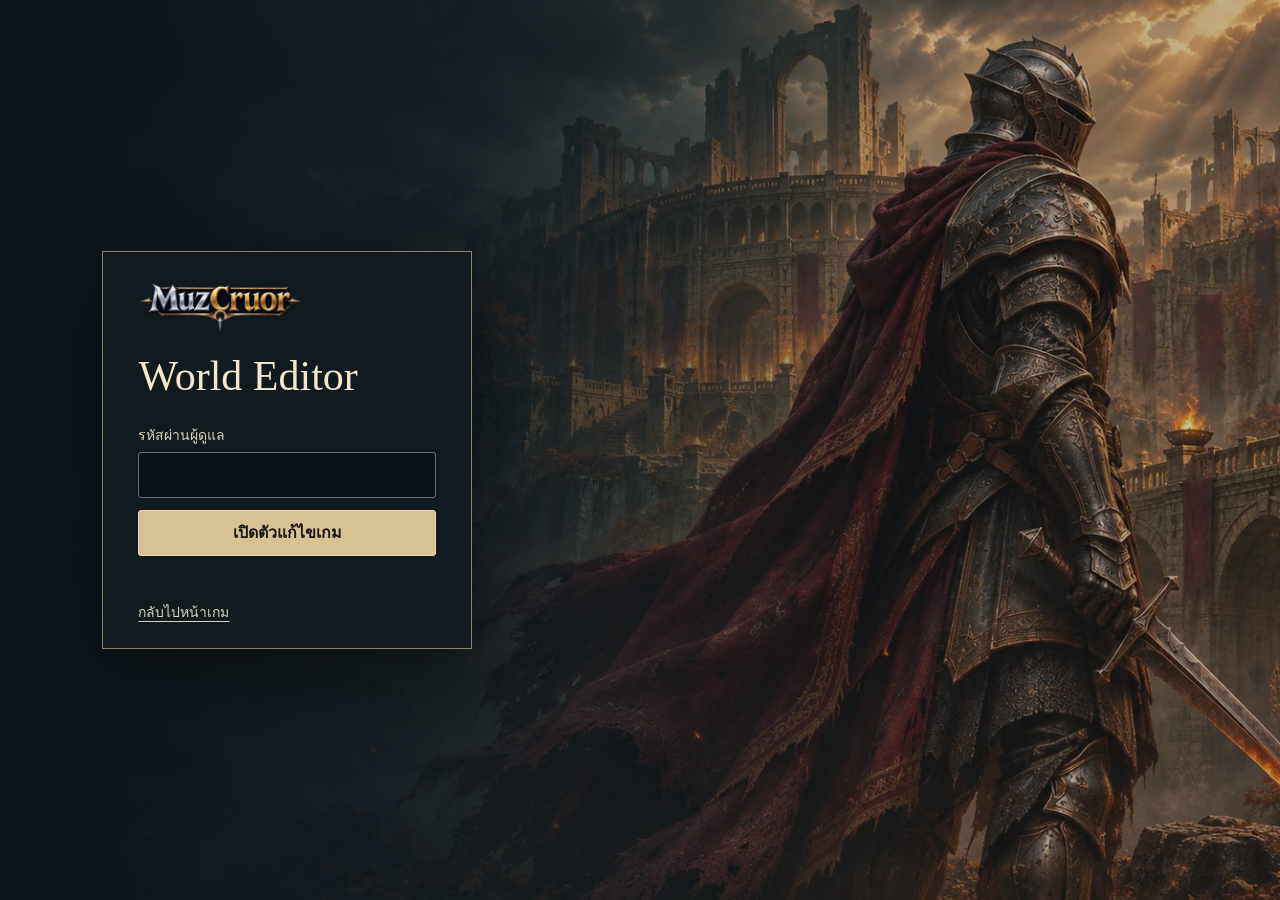
<file: editor.html>
<!doctype html>
<html lang="th">
<head>
<meta charset="utf-8">
<meta name="viewport" content="width=device-width, initial-scale=1, viewport-fit=cover">
<meta name="theme-color" content="#0e171b">
<link rel="icon" href="assets/ui/muzcruor-mark.webp">
<title>World Editor · MuzCruor</title>
<!-- editor-build 04e7d8fd7b77dbfe3c9fa083269ca6d70c2342a66ad6bc29e5d647be8e857cd2 -->
<style>
*{box-sizing:border-box}html,body{height:100%;margin:0}body{color:#eee8d7;background:#10181d;color-scheme:dark;font:16px/1.5 system-ui,sans-serif}
main{min-height:100%;display:grid;align-content:center;padding:clamp(22px,8vw,110px);background:linear-gradient(90deg,#0b131af5 0%,#111b21de 36%,#151b2540 72%),url('assets/ui/arena-citadel.webp') 65% center/cover}
form{width:min(370px,100%);padding:28px clamp(18px,4vw,35px) 24px;border:1px solid #8f8164;background:#111a20ed;box-shadow:0 20px 70px #0008}
img{display:block;width:165px;max-width:85%;height:auto}h1{font:500 clamp(30px,5vw,42px)/1.15 Georgia,serif;color:#f4e7cb;margin:18px 0 25px}
label{display:block;font-size:14px;color:#d9d0ba}input,button{font:inherit;width:100%;border-radius:3px}input{background:#091217;color:white;border:1px solid #647176;padding:10px;margin:6px 0 12px}button{background:#d8c193;border:1px solid #f0d9ab;color:#1a1918;font-weight:650;padding:10px;cursor:pointer}button:disabled{opacity:.6}
:focus-visible{outline:3px solid #87dcd5;outline-offset:3px}p{min-height:1.45em;color:#e9bc9b;font-size:14px;margin:12px 0}a{color:#dacfbb;text-underline-offset:4px;font-size:14px}
iframe{position:fixed;inset:0;border:0;width:100%;height:100%;background:#111} [hidden]{display:none!important}
</style>
</head>
<body>
<main id="gate"><form id="signin">
<img src="assets/ui/muzcruor-mark.webp" alt="MuzCruor" width="1344" height="437">
<h1>World Editor</h1>
<label id="passLabel" for="password">รหัสผ่านผู้ดูแล</label>
<input type="password" id="password" autocomplete="current-password" required>
<button type="submit" id="unlock">เปิดตัวแก้ไขเกม</button>
<p id="message" role="status" aria-live="polite"></p>
<a id="play" href="index.html">กลับไปหน้าเกม</a>
</form></main>
<script>
'use strict';
const envelope={"salt":"g1EzboDYhD9sfA5CSWr5mQ==","iterations":600000,"locked":{"iv":"UiEJF79Tla4iCiKN","data":"JjGX34Bol9d3x3czL/tCheThknwmJ4NfUQG1XdmF3iuaiFl29nWcwTJVcNnve4KxvzrM8IDwXeRghnob0qwkrkFIp6W3cLeOp3Kvdl9g9P6dmfc65pjTTyrrKEh4lpRzofRbhisl6WbhSF6E6t4XeG5/EhYNBNms4ZfbxdY94ApjZjSBc6YZrvAp7ZAezxMbVY/9lHrov7Xbgu9bKdHhoheaL0N+r3lCtwVfVOI7Fs3QrFEpiAXwHAKeqabC+d7xDJeiZoyH0+TL5iQ1zbeAOi1RKJWCKwEap9AwaHUhL6WpTRj4ZNZi56X9lPryh1dJsexMhBmerrM5kFMzS8mq6IhG8Q7za/Vyk01WcoThFfzWbjabFcXAlOvFuAh4a84q44H7N7aAtL3ND7oRC2g+pYjLOXFP+HlLaZjLyy3a/8yt2w0co0jZG3153habmzd8wTBSxSlvz2zl2gaXgdlXAlpU9ZreDyMg/10p9o+Y5Uy9HvBeP1cJTlLGVMgZ0e/2CHAAkgjpBr4HC4PEXWC85u0KelIPHlNNX6hyE34IxoJDyiFkb1uNwFmxT89xEh2+hJZvwcw2k5e1qEXSKGNSKSk9ExBMNCnwPXHpWQZ+kQ2tpHADrLZKLYJFhN0QNmFNsHIyRiHDQVnOxOKkG3J47bLP/XC0cQywgFqO5u4uHpic4ga/cgV2tiWs4Tq3dTfJB/aQUHFDJw3kBayeqlm3YzEzFEq+HWU7Vp1uUAJzWACeuojx3UcAXwLWRCNKJ5B/ekOVqr1FnF8smu1xRFMHK0KCGZOXm00SGnQDlPgTHi3p5sOVS5napAsq43V/d7VmfnALpimJqWteBxVHDDkr44wfP1K6Jh3ZPoabSjavXrmgvIQQM3LiHV6fY6riY2g+gvPjtY5advbB25WsDnyoCSmYCJJIUIpou9/EkdtTT0B9bLktmvBWaZShLjSsUgYG9xQF/HLGNDl2oVmRalVlby3Nsp114poAVK7dEo2kHHb8OB3b8k36alNqBP+wpkX8ae1MteYC94QbVR8If3JlUg3CiZguiVCO4JYHjBZ7rbrGZufrYW4zQxtoQxU0YI2RfQf6P1sJXIFj6Z1X2nitI7T4QS6Pu/[base64]/YN2hstPwCgKE+FnlibfLFvtM4ZXFmLtz30Qw8aSNaLQ1RiaNyVPsKJVEsrxerMzyx69gTM9ZHKD+fnimyIUABtwlzyyFNQ5RztdUIXDloAb4sBQfg8nYLdp0PEGzE8FFabg35ASvTNJTa00G4MTE4PajejKdsthGKoZzbmtqT9/odVeoAib1b+tOw7R5U4DZQr3D9cG+0LU6U/vsUyyjnAaogW9/zL4KsgWXTYMR67VhQXDplHurd/FaaB1Y00Yvfw+IURNn3knAOeHQD7VeXDhvaaZyNuv2lwrISP8Ou9Txyv+uMqTRp9YxQIB3C4cXlscEgPU9DqI6L9BiRbnGRhatAVt1QGmFszQDeGVOs91Lg2bzmteQi/myxY+tnMJT26gZ/tH7TVFEqvK6xGJseaAbg+ltK/[base64]/DQyASORpmbSi5a5fIP+CsFmywByfcWYUnnjjLVnGTaq5dUBv2c49F07E96K4V8ilbfg75Efdi7yhxo213dyg4byNCcW4Ej6kA7evTfnfuRkCzChGy483S5eTbxRnGAsk27Ft/NL+a/xyvjKe1JCjpbtt7bYdJxUjI8YdDdxEm7vBIdV2Jpo+G/uP6LpW5PmoHB3pWqeDcWgCTmntUEe/vE8uWoXqvbTsHe380ThwnwqsljzR9o/B2IFyXmKXlSu7PhvMzGx8xc7hX2HqkStLsgLfdDwk2jfo8XLIFM0z4TLwzwSDFsd6JgxCLEnXq7ri3A+NbBpJtnkmW2rCUSUegkpjUJ3goKHiJFE2k1JdNQAlI="},"session":"dZBqtFvo4KuIjv6/1CXrutWNzVaAcE0NLWeq91jOhtx9NM30HMjGVE3dq5GmG/HIF1ZUSR9TbeT1nrFwdvBQypfQmCXCIsxQYibH+H6BCJHZzI5s/[base64]/egn2B6mbHa+n4om4PHG3ioGH+LzXNhBlagPKeAUVeui6cWZrJ1QbtXdCfwikk+GXuFAZf9KRgLdWaWYO/XmR3PFDu02Jh+f0x8xXVunYSvqzVU1bWmr5IP5Vvah2vQG01VG5TEFUVEJy9N/3Y74uFXS1E/4tHKK","payload":{"iv":"tEo1zXsEDAiizWLk","data":"r9Jke2DiicxNukNJFu88bUKXFMWzRK66CoCKxp1DhKpP+s85hdnnSe+DuZXsA+55Y53dUcuHeXVd2xTviUgvpb5BIQ83fxPdJXXo1dMsMmGz0zBr9/NTqH8CPqvsfW0roe5CSREt36T58VcQqWlk6XDlhJ93FIayo2RCaMZ3jjBfBtzzrhsZ/ViSP+zeaZT7M+d6Vd1Tx4UoOPsFKmy6DYYoqOyT0i0jAGUGLiy0W8cabs3yejo/[base64]/GRkS4NnjM5sBMtih/oLwTN9AGKG1nq6Wh3j43X4N7MH3P13ff+F7kZU+szwRwD+nvoiUS6jrRdtGa8KO9hyhXM19jxrPOoPF4TV1Khg1bOTP1znhAMxFl2Oc+xeWvdpdtXB4mt/KBnTJYWlleriJkShvu2msPwmNxQHs7OqhSxtZ8vYN8luoyP+sDFtFufcUlPsBVxme4B/[base64]/J5oTdBCuxHUKg/LsH3eZxCQ8Oj4mvnfq36IPf0zOt+xNcj6czvv1s4huyej+npNeV2ZEcydrxKTPSYoAzRiA45q/2yf3ACxri6scPdDhsxXLn9ORgpu1rprC0EOFOvROakjHIgaWcCagKibb5FFMJczibafhdESJ7ZuwEucqVeVHD0XiljO4T9O6FkSTFa129lBXj+Sm8tjUrl27JQcQ8qUmD+UI02MUvSm46L/Z3SiSGF1SkGeE3t6nhIbTT+x+CLaKEbh+mKqr/EnHM39YN2EaAjldNx9S8Ubc+jOQ17UzR5xZu/I0aRiRRZ9GNMsEpZkzA1Fb7VSY0hHYuUX+FalOzV7vQAMiiyWTeUxLBXiatf+kkO3CSBNHGLo0RsfFWfEglOvrrnVzhGrUtpMhsgZILDeDZXubWocK1XIEJKHev68P8g2it64hJZ8DC8eD2ZW1r8bMdqmzYwExU/cNB8STvCchrN+TmzomODkeXqHr3aGu6jAeWnhWm4zpC1vHfWSruhH6EM5xd52w/1zDYNWNym23qcylHGyw7cddcgAP+6P2SSIoQmMnki7FYrZn9jbTXQJqD2lSYoHnW5VBCrRmUEqEucBEHzbF6BITjdoQiLuaq1yqSb2DZyiR/znMcNTCMU5bL88h2ezlpqJSlaP3OY9QW1hYnD5VtdFGGUrHmQITxrxhWqIZ8F3t0dBNMJiMBQzMXVPt+z2WjxRRmkkVzdbqaUDH1NTxnU0Rr12jW9ftMrjb4sYqygDUpoVHn7N2MYBchFFXIcqwCCG+I4yD/lNE50miAYZhABpLvuEk7yR2/rarJ2gK5BnNS2ZUeDzFaJteYSTBPi4+J2AgBEh28pGzghXMFGAnfD6XaJKkn29q32rkSf99RIMVEGHFLseACghEpvihsli6Ecia2ruz9OIc/NKflYrYMjitrZ14p5zeb05mSJzkbRuo2bKPU+Bsp0SYmfDSICwU6BzllIZ+q741BasFAWR8iGqzE/9qGh6irf29+j1RnBx9oiNLkZrRt5DHcLgGONFDOnpl/[base64]/[base64]/8HKnCC0iShb2orrgdnu2a9Z8HHXPvdBUyQrpX7HQ57pkhx9gGeLmWr1+GlUTvZ+nA4y0pjxmpcnxiQQYuqtiIPDvFJXXJuP11eNVlrlbvggWo6jZ0D3IGMucPrFYUd3aCptMKslV24L22MTdvE+jHVjCV47hBOXmnYUb1mBNru/QoMweu2K8YD51RKO21ts7RbnGS2BLSnkzxk0teqUXJSwpYQBDjJ4COOHa5E5fcE0wIkTT3s7GwOSNRYSGaF1LVlyFkGXto/LrafWoGwmaOPNICXfnhWRisW/qUynLb48xJoQVuulpbh2Y9/[base64]/+8ly4G8QCocaFEeWqyDcdgrcGdGZTqE2RsgekazBeboBg6Opp+XJsRRxGqr6RRat3bNAVbZAudT8hD0VSWrAbEkT/CQOlp07nQfxgdk5kxy8hUFRC3ulCLtokjkkls+DGAXjPtcfJ31eCYfMw/70k3bb4gS4flqJoSpX1OuPGjQfWhiu+6uEaSayA15vzofHMNjLOmUxLiuXk/fZiVG6TH5LdNj+YmN/elxbcR1TPPDQgmAr7/bjSMlP7BiIZzYMsOJk5TXdX0lhAwOmyxlNcUg94tRDOXZGH28E8JHm6Ta8t9wj9jt5q5tUrux/elNR4g65ENhivBjkczy2MNg/RVRMZsoSNZelhezFZXlvS5LGU34UFH0P72xolu7L/5YLkc4e0zwWv7HHXl3D2m2Z5MpmXL8UuWbNS6w59J+hz4kIe2PFyB3EXD2O8Qp9WfkmmwKmNbQzyqH2r22xGwQR9s9rvGPC89kTwy6/rh6VTWG0rU1HRtEmqMlr110AR5sT2WBOu5gxQ0ewuQupI9qXwgjW9jhp8cU+Ww2avCSFHMuLvBWuJR2zm80JrhpqlHPjACK78TwsKaBVNN8s9eBels+q+SwaSCf9Mguggxu8rH/tZ1H1IIW1u0wUeZKeT6/XfZR1PdsNB3R7luys0hcswmP7C+HluCt5eC2EuEJC28MBa5ZWekz5RSbQFMa8+ZHiPN6KcxiwxR0TzybPQLwYHrn7xDTBDK58AkRG+cRkKo1/[base64]/bE4ev4e/4W36mTs5JH9Mcwh70/BkxrUeuIMy318swCKC5DT5TZb8sCjxmYcc1k11x7PQ9HsLOlq0qxWKoMoJSBnUJu7KIV5kb8Ocfhh1A3f767sgR3Hndf3oY07sKp3KMt8b4fWUk/4Sd9tPMK7oECRVgKgBuzCwAUro069PF56nBIMMLNoltvx6anKwbonWkPW3Q9XGtHvw1ZH91UIfhxcO8MEoPtju0Fm5Iw9SXsumwYLpHlLFr0vs1OHVhp2uCa631yQM9suEN9483CbI22zacM0hRRF+MvA6QjGy1apF/f924615qupu++zaGcp3c5KbWvLnlsLtibsB+/jmln1HJPU1juCrm0/7wT226+8eR2NkZJPeq0rqApE7m2ziEbPKTIrQESijugsumyhlsPVcVzEe+mz4mHafk6lIJJA9z2wR+PveMMgK+1e/4gun4z8s8EG9/RjIl1hw1Zz7DV0ORrn1WiXHoJ6r8eoaAlJuJ29ohV6QVdLIQ4egFQonPC0BkPYtmugbYX2wMYfmRmoMCPiTOhwvJi2LiM25wtij9KzYNod8i+mYhv4mNCf5LIBgp9jt7V18yD/eGjkRF7iBVdg8h6IhWWGx6P3qP/PqGm1okEkloBl4nEXLHggOSYDZIIg51w/3zuWsfnIs5AcUnTNUxxE9oD3wrihJ3Z5SD4edECIntQei7h4QUilBHlr9vZh8mLErNXZtfgYdfWW0rY4Wq7pPl1r3lNIMtd1Y3hNWzmbYT66di2PwF2C52la3XVQExRsc4L7acL5yS5BkzoKO9C4okfLcOsfBO5K1Orj828EnYnZwGA6OhHoTMA/[base64]/1LwO4oQUPKXbXaUtJFxuXFO0DHiQh1wRziXet03WLiqs/L5Ni/515n+tjiCaN5Y/Ufa2fmxubQMeAZBX78uzo6lg/p+kO3sXui92TSJ9ts9wzHgXJi+GZwu29FBD61rNvLeMvUvrw68GVKb7/T7xskhN78rqJI1CBSPzzdtY80Qmoa9H5BFuxXElgtl2FVxoi0fkrHrvzAShbmPyq3QgE3Rn5yudnaUQHwr8L6y2BTtOW7KRrTElz14AfOnzx4aHnqzRJO1fZ03RBilixDPlEwnwV/kakdhbMh5l6HAkJjPErJsowZzPMgSQ+esDJxx26WWpl4rHUtoanAkHTI0XZ4I0vlMT8NhuCug2dzwvjesxJPvfikmK/8J5Y2WBiftITkjUYGVyJ6QAc1nFq0/[base64]/0gmG632LazxZzPszMiULICttVVLdM2dPEMyYiAHvW+N6Wl8vR6JZFfrVTTRj0qIHiTlbk/W9w5TbSOwb9L5fo5In/[base64]/33nz7TQFzeFcdCyJAAfzpZG92sMA6mrVsZu7b3+4DepLO5ft4qw5zpLh+PI09E01G6FOSH7Lx7eH93NHxlMmEFCneWG9Q4Ep2z9I8iVfxkBOTuIzh1m7oi43lmq2mJ7Sj9jtGBEYtsx4jQ6g/j/nX8lRNlE+vENZS//+RxBVD5P7mGfU/tqew4UcHVDdc5zIi0559CaBOPomuQGKp1EZIh8gFOj1cvJkOQpE+cSmmu11JqGEoqmVaTm1GvX5fshPnNZGH/[base64]/E7fhG4M6zgIDPZK+WSs96VGRHaTyH24EljQfD5SClhkSEHMvDEG+1pAyWxTlzF95fD2TVmYf4JTotOdDRtQC+15XeZSURvEOLiMHtVSRmpGZViejzgwdoMsXXZbhg7KAc5zsfYgeJlNIenLAMaJJD5jbr+C/rCg2xOfMeSoL3CVoay0cwVIQKPPnp21xx7MGZ8+6xiDDza8geKCDZ7m2xMnlOkT5QnObQ5TttHMMLi7M2lKo2d67VB9mJvS+dZBaYGuhfo3e5Qms51gfPqUKtSV5iRKa91djIFGi4G5RHdjqhpo6p/IESWI3dJF0X6RDV0pFX7HZ8z3p7c3MVBKsmg30SnEn0wroVSkxFOrs1CyDcqQp8/zdKeji76k3bDrVcwjr1oatR0jXiExCBHQqZwBAVJbFUr3Jg6TGZSo46aWdATdKsWV8pIsHlJWe/BOcoSs4mb2U/QZCiaaJRNYj+/rr5HqGfsg7rz5LTdTCDQET+98nqAqhzO7VpxD9PRALmAlm+h0GYOfjzxfAUcKJXvxzvwfgeYDQHo52h6m/tqvn4zU/raeY5UV7+7NzgXpL8CMc1/5HkyLDiHC/ds6p7yPPNOrfPo3/CDzMSkRR4iLn7XD+E+7hxcP0zMC/TiA3hAzEMTfCDri0Cn90rQb1oVFoye1Q+95SFlttTZCqG6ihulB1D3gEHAeM9G//gtEFqDk2wvqDx/RNwEsP77SjdTfxxoYVWrNiWX1c0wlJvV75xCXknPj2aVN0pfihrlzgbsCwFnf0WRWEbmpa7xfVRomFBfFbsgQsD72vm0srK5b+kZIhxhK4/5+/zFF1vSKiOUFVJJp1BA6rEiNf0pjxI6iGJpt7Ev8PyHwcEgPNGTAhncZiSG5Z6HvKnwybYAJDrPUfb9RMWen7sIL4kXs0tf2qvuu8S6LU97QMbXyX7eoccPU8xj5DDhiiD/SK7ZDCJikXsjqHxBDmvoHE8HE8gMRiTlgivejcB2Qdf41lhouWdWsw1FE1gRFAYZnsd/n4fvRdFefSqFBwpZh9cp5LwrvD3o+omUFQgUMcdyK3JUmtGyP1N3bPv1ggnjVsza+4kMbESJOJim/zWJ/ZY9JodaepqLhjJnDBZWeF9U4uy5FVuU1yQes2XQadH/k3RlAMhzTHErV2+ewLTeiHsCDbGXs4gSnCdX8907t2r6C8W+2mJtN8CWvzI7ORne2Y3VKBbpkw7HC2TjQWHDstxGUA9aNYRCj/rZvpr17zGb7q62E3Fy8sWSGP9iwN1b40rMnzNyYwvIMhX04KECfKbUHA8LEpbuPRbgTuur105bya1+xidP2SdXnU68yvo/zKTyKlj4dmai4j8TYuXZNC9gWHzi7elNe2h6d0NV5hwn28y1uHqrTkGd6ydaqcqFGpHO64CoEdZD+mQE2f+CCwUYsrZtlbnOM7g1saUhR3qaKn3t+/qCrhJf7cc48uMDuEKAq11+qZBMtc2JzYZa2FNrt3nYE/WuNmOWuxyySvClca+VmXYQvPgPCvZExkKsD/3xa62nyEk51rvl/CieaooJNZon8qsSN1WJWKD9u36uMxjiYMynOQDQyGsvcNzf4j9DpwdTAme7qRo1KjJrKVCuC54hhkeJkMueBeHYDfqmRzw8yzuaw6cEbNL0P+JS6tcYzejOKDNyh4+ZuMEIclwCjYP4SJ5gg46MRT+QT/L0k8fHZrlHPA5Tu/fVDnscJm0PgAdYN8mROOrkQXuM4N0zA+weCJzkTzs74zbAijoUj3Fqfk7igXoSDQGj8LmEJNUrOI4t+5xhKFcFRbUCbq16arboBd/JoHKI/B38EJgTfUB3fHXMvHo0q1MGnW11We1Xyl4NhXZB5eCqFb/olgRc35XGUVJPPNGWZOvqSgTp5TlCn/C1HXoRehthlWG+hwN4Jj9pB0i0cdAqg0NOLaSwToUix3CqM2/jv6GuP0Y3RQG24uphJZ7r9iBAlSOfq3/SXN16mZuSgkT7gumUuBqUf+2bmNO9DzpnjUkNoOfTQLwGqnUG29WKHDZU7ZiHIL12bLCtNogV/iNqELtMS+eXLwxD1hyvP5dixLzzaRtc+m6VHXuoMY0loma2gDw4Ss+58MwzhE5eWee0Q3+lS2E+pLVaZJfDznZuvAfBQb1BHcGVoBPEoIfaD3mQLpS3OWwW+xz47qHXKUvcs/09reyRGSmxqtXMZh3e/iV/w8rGWGg4KJZ+ginYuO3ocelvkqhZDosP+bhd0nxkjfZdSLq1q0vkX7nYi6IOAs3eV1STJ8VWdAZ7+nDOPLt7e5HedD/q4cPYXV1UFON2SKs2RQ2/C8rgODxoxf/eHd4QJYwZnkyv1SPAN1hqswhAyGdryWkVqPCkqa5heqOLtAb/NU3bC0o5JHbbw4Bs96hPgrIUbTe8JOXamyOVVBUbA3DvkkgbsxbrqmbUtfNhuC5RcFwIHszP8rnZEehI/eYWq5rOvRmzwWNhie/H8ZGHdlCG201SSM5gnMULeUj9VirwDv7InrnL8R17V2UQqT05xc/4qDK6NPL8Dh0c0Q0e/P7rNeruEyvtH7mz3dKi373gWAhtqWZo8wWEWoVKDlIlE/CTwEbAkK6wRN47+WDynsPtmG88yWwVXA74mGIKWWLE8wM5Eo6b6JSUedkL3musnIPA57+GFZ0EU13jnGLb4VPjpv8k3E+XliZetb30krVrNqaqiSroyLiuzKEVzDozECQkdV9XLZJV5/RPAZo6ijSojgHXP/HPBg8Lj4IqLAR9N1PzSKHzPLGvClWsq+/jhnWKm/MTKXBgIkWuASLHJGRIokX6cdC0MIs2tunC4ncdwJra5c0m5CxNr0LSpmWqOOu4098bavKs6s1L5SQZRzaaV9dfnJGcRQOW1LRXMz0oW0WRDzRCXYEGhTHjecI33Js4D2zUBw2lK7HFFeV5jIKTpchJjIeIFT0s90KUaxK78SWkZlAcE4HD28ymvJ4Ie/eSaANqTZRDZLccqBCCYIPpLoETenSTbJ7uRdBQBHW/[base64]/7gEI4rEtYMzaya4yrF1awvGfQItt7asI+sAtAuMd6z50FKyutyeB1vU6m+mQOLKk7xW/EkA3h2dNZsqwbAHNPvQdD/yahmkG3VIhYIlgRKr112algh/8nygLvkMScp650lNgiQ1zq61Yt/FO2HraMicW7UD8ERE1q7tWCf3ausEb01ikG+oip2LCy4IA/iF6V/fcBLpKGqgUTDEn18OqPQjlW0pJXAEPhYQ3H7ND2tKZYfy/tVttjd8pAR5QftvGJsGOLNwNPb4py35ltvMPTWlDb4ggaXa8SRGPla+n3/h/jX9WN2+yhv4aomdw3xQkPXFS2l+hLY+b2csTI44z232iWQclbtEM4gAIc2JBljW3Dyqu5a5nDg5ITrxyK0LBq6CYviq8VPPkUB9q5gLqHkg/FsJUIoJpXW2PlNO7/[base64]/NGoKN1zOoyHgYIqwc3RKJn2LvnpyAb+LYgawP332W865mS95nb2/UVHao47Z8vDIKx+o5UF14d17x3rblUb7W5bz1feH/5cqxisgMpA2gsXSUvAo/QBbBBK6fqviwZ2yJWy9wqhxUAnN67ElmifD84W4Nlf80enM4Uo2aU81ICofuZ9UsGgjPvrRiTpcxsdX07sVR3m+zn2q//tPK83HOlojIPT9Wgk3O4hGM+wf9fZQAxEUnh3Hc2rhrXShchxUbIdHJEBj/lKK/RPsU30EaDYN4oF/1jL32Vchj2HBvLcxaykN1S12GnsEK7za2UL0UguWfzkh0+xtNpQIlXB5GI+fTFl7JqMGRwVxsfaTV2PO3/[base64]/++CDiuFG1Z7PFYSPOcGYo4LGT8R0VX3S0sL/6bRbwTxLForKo67EPM9bvBilCodGx46Ox1jKaPRXOu0DpUZ7//KZr+qjnpEWi4zBcss6hezbR77obg9btisJptD9Yrwxdw31ZKC+/YRd2KovLmUiMq1R+/lYH5azxAd0jyzg/Ay7DYZttPS/ET/RFhrOXDR7rvbYQWUcFXWKyyD2L19FRS/TgbAxjvFHaDTJoydQltz7mdwpB08TsLQGYGs1ReNfjo10c0sxvjlgP0u0+/95/ho7vehphP62umIwIRKZ/KbPL56GarzeX0bCxU6hoKUJqDFWi4nnwO/DB77bqEWN/bGguF0wQkQO9DQcuOhxhEul64I9SGsLYXqVEXoORvb1EUl18U4Wkbqyf2oZe5XafLMkFivB7tlwhxqoxJEtjBf9RHGMeChpIHhyZOPoUtYRQvVPTA7BKNmXGAr9EOhNIbd1C+HJfbLNTuIZi3ZrBx1Y4nC/xklRNuSjlbSBZeApG2RRWMFeny1kDCHn0n7/J/ssNQZYAWFQKJOPmA9pEEwkuMzBcaPbmjY3hP2Yor/ECxQA7UhIzpcNk07xCPNCHDRw7XRyevzqkSfAomBnRVl6htN87LI3F0ZWc2WE00haravx59xErOPQRn5sqCw5WSuCSAqOY4W2e1SbMtGaasJS4zkk+EaIwN1Zm+4zJ2GBdOYiUDLSZvOvIzFPpubn7OL5O5WZapCLpegQsSGVnUA2t9oJsyjM+s0f/NfNhmspi3GUY4jKsv3yfIOYKwaf+3r9jeXHl8RwFpwg5E61pIK7222a6IhpfZz8CtPpd/X21jPIYtWYS4R7nmELosnV3/t04A6mWexxwjJIPt/[base64]/vEwx3GkGhycxOMVL7iq2RmdrjymkV8EMdUNsSsQn3z9Coei4iMYfI2bkBjvY2YcJ5tx+WhtPD8kFYlQWZn4s6wZBrxrxhSRQStakBv47QoZgXL2qtkYE3dmlwNLBiiJocAPo4w8ZJGCXurkYaF+ERRAOd2K27Xrzk1/zC2ZB73mNXb8qVt9tuaF0cKKG5xj9LziYaxVd3LsPF26I39nNLrHhmGkWW/2Bm5gPaejy2E1I/Z6bv9tHTZi4hKP8dYL3no9pckdASSt6pqyfxWATCUPLEUwWbndeNzSDrtIesnZ/G9u7djabsT6+QtqjPkmFZKOeeXetdtGSO2hadU++6mBqJZZkcEgP3R7LIqpPzBVW//XfAYPtbBo7swNfV2iozTcUet+t5fZE9ZtC9QI+xGRPJeicpmQkwhAQHuUUiMOavwgyi67Y3gAqsiVAw0wDxXME/AXymxT052sjvDYiwvjjNczRr/uftuMLsM8s88Cpm1xkWgbgynINVDTu6ud6YpL0s1I39c57Tq9UJFZqj8juOs+aSNONKHzJ46ZwHq7q+D7cjzvuY3ubYoqvpueOQLLVBiQ36c9+Jynpz3QfJCDBkP25V2tHkOsfIDfP5Ii2TFEKCL52X8IjoJvVJ33cF2uy6WHO6Z3OB8OuJI1THLkaHZxYP4qB/EazwC4+ofkpXscVlEyDOswCdmDUX54xlQvyKVKmlfrz2PJV/JJU/DVoLfN6ggwn/0wNvJSB+GsKXB/itFbnO+fIamjmAbSMz6b4HsHUfnVxxVm23RSucIx9b/Fz+zhIME1RM0ABrIVEk1ZAi7allbrch6LepfLtx3/rSdIxkNGAYi1mJtOE4M2xF1J17YN3BiKpYPT7FP1eolgzuHV/ZUYyML4bVE68ezfolccYXSNrxFlC92C2RDrsuscWoFF4CHb3vVq5i9rPwYXzDiqAj11GwiZdj1D4I0kbM+1H4W9Mi+WmP19iwViSMWYE/G7HQfC1KQ2bBmgVbb40T25iMZ5y+jwkxKlCkF6WOkna7Qr8wPE++xJo+VkMr5A2mSqL63JlAv3AJyKYq/[base64]/gNP2no26m7GKNRfcAOCRVEmttJlCT+67y6iJ/kSlthDroxJvnBmpXQQlHWe2NT8i8OHLdGXx9ZVhBj5AIOnBH1dkGnEf9dpuHFM95/XXtOntBrqsGFwZG+SLu2W/eGdcREBiMaXX76yZL+/9WO0dwQAUjzIf3NIrZXy8c+z2DT+Lg34IcWJbDVHB78o04Xc32X4CnXrxrKkdaHd2cYV5nxxEM9jPcPDxj0IImu7nXc8O6WHC37//[base64]/[base64]/EFlIFwA1ae9elG8AHr3cRdfh5/vviui5FKAQ//u1zv0UHVY66YfBewVjwVaDv9sMSrGeJ5phZ2q/C8X5Wb9SRAH0U/ZXlL4cHzso60MiRs8JpgPpWhVCbbolKxSySJsqmbP2+0Scd9hWUcXKxRQGY/1hIpz080gpv9MlxHi76nexg+H7lPWFFqOhggL7aJci17O34Tc5095PvGaWQLuIgDwcffxE3t24Y7UzDMAJ0BE1zFR/fzKG0bH6e/CO42/O47qGpQjkneYavW/RVhxLPUnnh2mByXrmiRRyla7nGrcJqj20MC2YGX4AmzYKqF3fX+dkAFWXLkwcF3rjQbeO24BmX2RllkuzEvyxCCp/[base64]/JV8v7lyczH49KoK0IixdRMeD9f1AhC/[base64]/yapBrTZc8MetAmymUjhT1pm20sn/d+BDKoEoV+i8FaQ/VLcvXyyRTx3zjIN3psWjmFfWXlVuXebZeUFo9ZzIcKy5U5efxEBwGfxUCbcUHS+4/i0edweq0B8Xn8YCIcuZy68XAQ/y/qndfuQ3NSp1dOCsm0t2ebJgOh3ffve7VGLKBVkbU9mvppKGgNZWilWl5+w0jXzI+cO/1uHffuehi1OS9bF6Zr6uWKiu/[base64]/Q99KkWVNUxO3kG2Alnrx0klUfyEDSBK/OaY68zuTxdkgNyRKb4wWSwx3801Q6hDosbmOptbXCrNsrN40hr09MWmj1qdTuwJtyo6Nzlq1bpULAn8WLpfSoGkno1bFMJFzOozwqD4Tpjo6WeTGpRMvpzi0pVu5Xmvl1ih0DvD7SuM+/erwKQezzGY69hfaT40afgOpqQk1v+7QF/mEXpolBNqYRVe+YOSItg88xnC5CeJUby8H5kP83E67b3KKFu7LaCM93UD7rSiDeLecHBVRr8DO1TdySxIc2/SC0VwZIOIxWVz3YgOxCYAFtYPA8oELt4hRxaGAshiobsCVK6F4f+KE3rnecB9FFWK3mC5o0kRx45+ZsrqYK1dngg40FmSKyqRWyv55eVnu9lEWP/IwOKOudXSy5N5oksiprRb9eOJvhFKPF4H4DAhsB/6BrBBC7npGjbqWMyXKi4KNbPf1wjGkkZsw1dUBWUM4vKAR6fEhyMyhHAFIDvhWxdORhGFqUPfuNV5I984h1etc9uRHR8M2dcQcxZReAVfpiKKEGdYN7ij4Svyt/sFi6s8ofhW6LHOTBWC3e0IXjrxhc+18HpFHkUOnKtyUaJ1uhp9IHR6HmJNfmLFZF5wSEqBypwId116yyDxrA2/ZfVW4WAO3TmY31De2I1YkA/nkouzUdYizk8NxXM+A7XUMB3UlOZETkAu6tTl+BMYzQCAnsosU7dhE2NDkq1O1DNFvQBJRnIiJcjbxGtxp8t5j5UJKa8HNwA6WqhzUuPiv+ZAyLIXM+DzAtxwTtTUxOaoPe9Ymj1hp6tZAKctsJIrxWQpg/OQoB5kXd/oC8lWv5dU8/meJ1/gKEeXceWMY7kjesiu0L3DoqGZMeHnKxpT04MGl0/vGsOO9m3nYSINOZtk83wJAV1vdp1ElGd4FEoyHPj4U1luEX7XWwUk2acFSEN/wZDZNC7KpWh+MFyPofsViwZyr3P4o3xTaEwaTGPJZe6Yh9eXX/Q7CikBUBlOUQ9t/DsucreSOWUS2fpp3AXclhGU56Bo9qFZXcMD4I5R80A6jS0sxQjw+7hbezX4Ww4gwGviU1wpOdpkQip00aJEwNqqlMa1L06jotk7BmtYvbx4rlP1GdwjmORiNq+14GA7+9/+go/B/izi3Ud0R++nJz77TMlrZPecJPzJcgW3GwWK3kHDVh4Hf+M9GciSZrrr2ZcSvTXyx8Ezo7LlOgJSrY+zkW0b/R9o5G/OAWIWsC1uoF3RCivTdZIOTwVNmM5oJcmwlpYmxptL00bGETFwW5DI/vV7WjMzm4gvIJVeC1jOdgSKpj7w5co3vFx1vSzRUfJ5iVBLG6nixmOEpQXI8pYxcLoTb7j/kjAMrUI9idRrwb5b16ThjkrpLlHSHw47ChGIhngKdNfYSfx/5jIlkaEuq/7XQ5C0qUGb4y20+uHWJQr7iZNdywXz8+1nW2ZAlJeWQ28TnSypePBYghpkLCoKT/0RFpv5fgk7mko7dNk3P2XEhpyu2qVtFoM51dEnT9auOpDPMO1xDTaEwq0baBu5WrA+jF+KDYvnyqJtPx/WqN/lP1ASF7nQYkw5gzXz5XJdqZ4QDs2fRQ/1Xs82tUdQwSzW1c28EK6xkuJcHWOGU9t8me+jt1z5mwwmRPVtitYZWXqM72rnUU/PH0eVexqOe2rK7s6+TSDKd4ARBvPobHdwd+uP8NWaEPzxqhe051zllPpkBIkE/QSQHfE0cJUXLPhK1yoIkqzhYkuHTXw0NzjtMGA90149b+eu+xvgvTAvB9yYdYjXQTjyA4SEQdX9eheFoDXbpD7zV8zIMmkbhhJ9g0Z0bwYofHWBsCz6yUMTOgZEs9quuoYAM8toIWSNohv8ysXqA/rDwSaD0SzxJuQxsPcD/[base64]/1i1HEMfBzQz70YHHbndcnHiqmYkpbAzCQSv2KmS7AAKxeFn/wKrnl1dbtPanV7JA5Myv/TuOUIqVXKud9uT0lbhDtXb7nDPUw+uS4rmNgdgMEjsPBAt0nHWsUe0n9TQIidfzbxuXTxVDm1GKn6XL1UgHpOGlE87kGu71HM7UX610C1ljnOykalcXZjHmz3S5JSBHj/7cMDJnSL7Zaq+qo4Taa3Xxrk5nfxzDaJs63Le9S6/UYnZFg2RUAjwMy4iPf9MK7RWWRyOvKAxu8MFIo+Doa9Ga7kO5OVgBAZfraY7R3BOLB4mBvI8672hE0DO06Yo6YOmGFwAOOQEdfRcVEzdPWa4RTU7FPGBO9iO0JBjZPJl1JW7CJU1u4EOpb2ii58jcinSUEbzeoNY6VJlL3eA4CjUyHERMV7HWRBL6utpJuab97ve1F1/HwMql74rGzvcM9nwOgSW7Sf1AMJt1zfZLpqLWinIRyFo/IVGt2hSPp1wGvvKNmN31fht3aNiK75iolJNMqB7KlbNEqKwHg0bYAEadhGsA0tl4kTTzH1I5fgpYYQSqWp6VQYAnhoGgxEZSJVXgRS+NQDHrlSPZ5+K/nYJEIgQ2bRmM3lqEfISBK+X4/w3I2esciRyVF8h9r0KSZo1L44yHZLTbiKL+YLqqH5pGBY0bNqPL19yoVl4pKSlGjB54IlfUwBP9CF+vhL2VP53MgPRzuk+fhGhl3uiN7nmxGesNciNFDlrjtQIjtWuU/qukn9whBxcZdP3+j0pvRuRrvUREYPMRnVQqeVfOgKbOHtQukuwCowDsDsw28de74qNn6+mEJ1VUSzhWxvczWmlXKTazf7+ecJf/UJ/[base64]/W3WAn6+0TqAL/wxgnwatmhnDgOdo7KGzZE0coi/8Ne9XCzUOJBjhmr+1kcWaxMtln27IHpXzyrRddvNL2ypTyXyveJB/VSRxkN7Px6EQlLB5YGC/2CSukCIyrw260VpNuL21mFUoIrEXkkHXKYCjWwOB+L+VqtwoCMdBREDrT/HdVoc2CXtCtwEk0J8oG8ZR5f6pSZkBaM0qcFhv62kFYtDBMVqWyl3NW/LP+zxvu8hzhi0B/G2AqzSXbOMn+G5uWTvZfwsY2nWfvBBPYLKpx30mwEXGOmDz4lwCwOuZgGBeLGdBdGbdFYyMNm9x7ishAc5GiZpROoe0DNhtgXQAXXxqG3lrf9/tqZpRrDyeJYr+9VsBSnh+Cf5iDjovF4BVSI+p+Ou4To4w3wsYGYGcVWy9lBv8T5VAbAuVVosN3fQccMzuIBpCcnUaMtgXAHXyoAKxeNSwC/pt3FS49pAcezjA2GqLohI/gpVmCHY2JTeT6so+RtlYWgZwZ/1ZR1JnwU3HaJBfX6rNP2JNUgB8A/PrrmPH4xrz9KK/M7Ys2hFF+hiCSqJOZTLjvwinA32e9f9m5Q7Sj3DuGUGJa1Zt9RZFevHmr0lGODE9ZllZ21j02LHOOvWB5SFRM+k2WzMpVC8Lb3NbmbCCiyCP77+SYUkcqTcZNNZmdBrVin+V+ky6gPdnZg/DVfl9sGL9TKBrKITS8JybXGUid7nqQ2zC6IorxU9/Y/ptGznMxut+MOZS0u7R3vqTKls9AoQx1hbJS6PC1dQBHJxaL+FgnwX4mrC25WT9Q22S5KNtqSZcl8gbp3ir3Isd8R1Wu1u5aqJhFkjkvUrM0t9KaLUeVajvSyMqa+mw+GFQj5nWYc9Qk/lSUia86TR8wajumDPvqt6W/Vldsj1e8Tc1eBb5edGzz5+F9OxqlHgL/pgcIgX6bdJXF/Xcy+3cMyft69stayEpLUIZ1/f+k7hSZYzAz3dFdwusR3SDQKXKDwf1E31pbPBcxsvAL24gIjNXEncCVxIZjxkLsGblQriysoIVJxjL2HzX5WPcFuUZwLXGQdoWFt8xoocwX24RuWWarVPnzcD1U5NxhxA+5nwGSVOcetD3rT0FUiOF7Z52uKk/Zty9ulOBB5hBOWkJZgyeDWDYhFHulVTEBxuo5rYH7YG6FRF6NlIU7Hqcsg13Dup09fDLQxApS1R0a3LRYaaWsrt28Zc9VereW/ouRBe6Qon3RszJgYkbb69/7BCOdZn+Gw3e/KHd/UTAZqdULN7LafDqancX+B82vpcPnWfTUCrIg+VQJGxpL2ZfiPcn8N+afn8b+cOWZBAYcyeHiUiAnmz1ANW/cLrcDrlQqjcnS/gId4JsdUBJFupbCfYljLlobJsij1XfdRI0QjkQJG2d3MQ5HeGoJC6Xe1DBRmrEfViZliENQ/NW7q1ifBzCC8NE+aEcH0UFRlXA3UE56sHQy3l/h/mWlPK6qwrRjeLcyWDn7XtQWZrP1lTui1iFNYPLhQUHLHM4dsrW9+oWEHIjzEoEIs1HW1K1IXmHtvonnWMIREW0D90jyPD/CAZENpSZBXnpK6VmlzqyNQmVgSMM4hzrAlzJSfG/ZNJ9HutnpUdlROYX7vuIf43dR1OOcjU2jCFIg9rNyUboB6ZrPXjiAwshxxiERke8ot84c53zL5Xy/n9qElaj68lIPU7xPiSqFVmDPdpy78qCJS32XiqXzn8WREVvIlVb5c3fsy6fsbQv5iVWiI2VRkgd+C5dxlMF9mjpY2rnZYlM/aIJGCDgHaZV9FvjnDEl2vPlgbV9prfMFjfV/K98vNyG5RXaD2JVHD2+70gkib7hgiMFwVJ+Lgg7n3Ed9Ah4GBjXuii372OS6bwzq+QcmXinznp679g1aojnecDWFDE+IQiPEIdpFZJENHHi3EHGgnkyn6Ho2S5b5esA+fCR/+7jWyu1j2lm+xXYrElalE5VvCIIQ+lyl1XxLLhLKyD7Jx396Q8atLHUT2fytGxSLfe95LgKLlDzL/5qpYJO/WMRIW6kLuHQhEvEy111pyFxWfm6+LSppZlbKImbV76CqT5IVJRr79Mwr2ZHIUWF69iS7UMTY340uPaFxAYFOoYM+n7V4q8dLUFQAfapWO4ZCj1ky2sqV9w1QjSmdIVpYCUrb+TB/ERtracTx6dLijMS1j32Ixt3nh+oXgwtUbS0mlDQnqaLIA5MlCOzPSmO+/PDq3EbKLkYfojcrttZwxNo2MASq5nK2a1zBQdkBBSMpcwul6HLKiGWf5XMLwfYwycedT3VBhK79kl1cokeU7anWMCGYlUrgu1zGYvGGs9fYlRi6oupYYtoT6bKhupc8RnOOl16S6M0M18TEF9C2h/EdfyFT62Nd+v3Qa7y8L77iUtIEkGdmHMo2TdOO65YC0EZXwCRLlp1sWiYX+J48sD9B9zkFMcPHjx7TGYQ0eqvGF174qL6d10pCfxNelb0tyPDWmzsKTCfkxnNZL1Qrn3ytlOTsMs/QvFB1fK9J548tbBodnkQpw+MLkRNOg4xitWiOTj86x9iPJts/Bi5q3QuWj3NZuMJGQ/DV4QXscO/53SNZ5kApnrujMcUEEhTvXQgFQhL5x/J0lnz0xm0/ZLH22u7MTuSV5QMRCY/eEMPteNJ+J8uV+s6H3SB/bmOltdSkpDQvK5zMHu/iQ3ILE+6XWHjSe1i2q7nfqQmgusDTCSV8FvaXoOJueCXW9AENsmK7JvonJZgepPDdJwshMIOi0aWmCBKfS2OwmzxSL6zmMkC906mW9JEx3+/uB3ivRirPipobB+3bxsrWFew9m+uJYqCWh9SQNrflnqbAX8mgbC8SQQEjJCrkwessL/LtMDmOA3ggxxeuZBa8tb5Ncy4AaW6s+9ifBXxPsZxwlk53t6XvEg2Zx4GiwUARZCCoO54vrZIp8CAfi3ErKD0uu0XNYMb6d8adIrftgAEw/Fu/UL7HYhfjazC0Ib03K1kkjFjt3QruYVjqYKPAH5aSWfa+J+9eRmA/byZ1FZQnzGd1utbrqj4qHh116V26jgsvEfdFcKEivTogxpMmkI7bIX5PnmXkkY+6h1SrUburdz/DV9rSft2btsxGA3CPNMbA8xH1chia4Ppw349LYB8WFmNj17dM/qCrh2GVTkrOyawBuVCavUz+SmSuaGiWtk9YoFcNiutazQm9ynPCXXuW2TDbWxNJlVe6Ka4V9a9ArIDxv/mms7FdUr+n3B2XTWZE7ERm0Py3WocsfBwuso3v6rCZsWJ8fdY7eQ0SkfXlYw+3Fca5BEQ7Yxo2bB+en++/qRqzryLXyFnDPuxvsbGaMzc3KkWqL889DF/EYE0PUVcu00yZS18MJ6C7VXRoy3roEcfl7WhzI/YAP0dSvgrGnKFChunHD9d0SwhUCTLtbTK2ryGjdj6bnUbrjayg+tMFQQTg/LDo8LelHo+UmETdlfxmoNx2rsnU19quPHqncwDXtL7GLXLak3KXbT4jodcvDG01vIIUpS5cAaFnje+9IX/8wiZaVYuvkeVa5s8nP9IgoQ2vlBmlOo8fSK/T2PEpYCtUgi4OntCfJ7pvR2e9kX8HPHRcm/dofp2/UHPMfq3d4Vmeaxzm7j2rqGtXV1AVIF2kQ+vIHI4q5ARnIUj928JzzacZZF38O8hQafFa5LXVVJTid1it8wp4vRQQzAEN7qs5uXADhTHhkU0/Mu55CMAisjifojJx7wtTnWxbYQ3GE6UjTaaQc8F3xoXQ4vr27FJ44Ju4yypAeA2UsxrO5YgZtnN/ecGs/Tsb+j0fensYF2pWKQ/VOLDYREBemKwov/c/X1dHKQWmNvf7/qgZ7jUCLDGkuCI33l9ZXx52EBdBqF6dHr+JpAafSHD2J00LTrmIt70NkGm2IL/lF1ZfmPsySfDDW8KVhZPjI/h4m1S2FYelVTQc7+XY5SLoh7f+Nz6mmK3GJlzwvAeRafC48yPPVn8qGxtVPg2ynWmtLfEVXJsWF+IFnVq2+IC3O5rDZp0RGIjnAM/U/[base64]/[base64]/Q9qLw7DSKkvH3ThdFkk+ROt0iaeiLeXNixOyxOeVfI5mkHxUpJCoGcu+iuolgZ7v0TT0Q3+A0uIAQk3GR1APQHLPzsuShQ2FI/7Z/AHYp+MN2wibgG5SFSjjGXOtUjsOveIlCXylzqNWvGgRPM9RTWTnd4OgQ8hp+vFWmFjtfvMXlz18KEZrKQwjrNVZaYiC3ahF7Y0TODTlrk0Nfyb4PcLGM9VVSkOekUg5wCVVpYbkJwa56lFrNM/xUfffcaqiRNaTPxfhoqdcD694im5H0ZXUlSkq5GsjAUu5ZU+FQRottBqL2o0JOsMgIPci/Df4PRqceIj5zjSC6i4iSF3XdfsuUQuLTvuOb5HZ5y8f030nKZ+6CVTEplPIcvXVO920+tnDO/RkSj2894KT1nvwQ/ljNGHIBUXwX8D2KMSQrmMkh7c2YtxsEqIbpgER5J0/6ioDm8hpmHqdvpSyvvrOjbTlY5L/wKcPAWJZZSojTa8oQTCs80m3GNjn+hCeA1TWFnEoGevPGdoWnr8OvbWrheedNZ2tLHxpLZmA+xVCIg4iQvhPYasQAl0cL4cIZ2lFT95IUYgS9zunBUiynF4rUM80gGw2XvlmxfAe/EJd1v9P6Oq+kHg1rHO0RiPCwzMmtJi1QhOwUtTuPsLdh+RzlDTw3RjXNc+FM56fCcLZlmLiSC9YVvN+XcDukwN94yGfEak5LOyRFja31mMKMmhH8bw587RPhh0Bn/NC9niqECe6pqeZjw3Slsvs3OMPH69OT5f4C3IjZPJb56sjpsRYZOla0XazjBx7VszKePhG36ddhhDbGdsVgXr2a7nmlb5KtUbWObtsZksMY0XCTqcV6r3yv/MrZKNk+2hEQKB3vcSeJ/bi+CMZnAGq0HqI8R8uHjkWeiDGmCKywYQ346x+KH/E/[base64]/rYPbLG2+tv89h1vJwpx/JEuKNZykDsL7uoJImu+anStwv+yo3VEJ3TtQJngGfm3BbyHFdYXABfx5BKTlV8KigRYS2ekVineavG9CV/nukyXW5or6H518QIO1DBp8UY/TY2DYxFHerlAtqkCZ3HRIH5OJRRdk7e1LT2+8worR8bS3xU5ka33JARK1TDFk+57hYtCopc7W8zYOCv80gfNE+oIZKo1rsA5ARpK4BnQUV+zN0nOXXX3n4LTvR/NjPjimcQkyl/ClFrBLCsSwHVQHi4gO5ZwzlHtJWoyQ3J/fEsz820VHTHA4BaJOzuvI9aKoUTx0H8zoRttEZ6Y7Yv17PPTD1OiNotuYRYXEJwj5VWc0CVy38Hns2pJPf0G4ggH2iOExwRBU4cfol0YTqG/ypKQu/gosdTVkTam4COHqNSWiaI0bprvTKCHPpr6B1vMfPdMNECKOyboFKzQKomH0Jh8VX+AXoqKVJ/zyCPx05C7pvHArifdlMvV3Kc/8p9v1QAhXPB9bonUH9fRoyNgtvKKWDzYUHadq5MmKaMmVePIxu25X8t9q39RDRVZ9xdsZXYulg4gVttlCqHcUBhqwiFkqn1TGCDJZy0wivlQyaqktUI+w6Nr11PWHIswWM2yBPvjKI6FXBX1618huPne2nspu+MTCQRyRY3U3MU/JoLaN/zvo+83pUg1vh6eFQCQka53w2JVPX3XU+fC5nlTganbMoN1xeyBuiZFipS6Nm2HOWlCo2LKi/mELwhjA6gsjAsjJIoZi8kgD4LfLXbHmCr4bdVJ6TI1qcGwSVUKzTRzf8HhiGl+kh6rm1fGvbVb76Usp5l/dYQeCancGRTv2rufQkEahir4nwlQ29rD5LtknLFuEEVeX8C44iA5ptK50Ok+f22EyKJ5ksKxnmHrQwhouV1SDSLbt3ZgJND8uiJexiRG6SYL9/AMfZR4beJ8ZIPaGMp3DUcw+WF6ufAsVqsgkNHPkjLj6OzhDE521NE/VqWwTpdZWyG0lOcPxJ8di2qCIwM0fQ/H1z+TRKVWzrp4yO+xdOgiH0BysGEZLPJqEjppJPqR8KCoSTaJWsRCw86A5l9E7gL/V4+auHROhxCkWVW2vQUeQp8ViSYhSntMUv2PHXsjPdRj/[base64]/70xFY0Ztmp0uvuWynjlP1lbKbvsyPTZLyr1ySm66tyDr/FLN4pvpHi/uNCj/MJ73JlTg6MJkyVKpixi46ytb+m67NO9dCwGoby0/iyQ2JHd8AjRJumNbTgtpiYGm33jc1Yinwl9n/DCWHyhXmP7R1cuiB31/f3ZTkdkd0VrqmMLQ/MaFP9/F7pxzximai/9f9jTijRELHbuiTNfX6zERFvk6qYw8jt+VE8tdZ38cLZrxAYv5qVlKTHriL1Z6xF6FPcDIGX7KKrKz0GwpyM7Ef18KM3Pe+pNI+QrmgDlGvidOjAK/rWvwS7ponL/s4+FKu679svWPoKlDLrQa1iLEWo89q0wCR/UF+Kh7wg7cx/h8JpUWQxfm3Yi+Yp8DXyI1/cduIO/ETj4iJP2L0KOvN8fhSDqNAvpy4roWvlr9ci01m+GDlz1p2KxZKzCIX854+aEBFjIntW7uEEA1kEOVJnK+MQZQ9m8N06wtyzsyf7cVvHlMIEKveRpZi2+ha4P7PgBd9IUT9emB1pYQKt/nINtZ2uH4awi8A9R0Ip4wUowVzQqBuxWojm19TNuCnOzqao/tur6Gf43c/JFL7R7/gaRMsC6QpwvEIpHumGvi9fEs/H/ilX2qMxqa9hBVjWlJVTwFhkN9PMUzYxWUDguQndn3jURQFwMMulnZi96hCKok7CyXK8ybnCKqa8pxPfQ7Yiz8zrJDWJWyi7Vx4PPIHwKoAHn1eDfJZ+NSl/69WgxdYVxifsFgCBvc6F6GlWlV7fxX3VRi5aDN+4L9dtpyS/SR/amNILd3peUnF74wYN6p9M03Il1MITJLLWyyONwyfWMmFFkwQHUr2ACFcrScI9JtRfYtwI/WIiYLXGTR60MbrLtC8BdMCfmyVGlnfqpPrBxFJzMh4sYnhGwtrVH2md5JTk9T/bDSDwyfZpGaMiBnOZ7EZSPQ/mXC9URd9WCeTfSLpydNmbL6XOO8bBe+jPbLLzme3+KNuhWVKPB0aFGNh98cu37XKCA4Rt0QZVHDOa6xd2AZKWiIdh+iDaR89RElvWDgcM1C6BC5Wvn4xzOPe+aJfNtyjo2h1ALFfxsv6APVgT4gZOXOTIPkAtjyzCQfo6DMmzj+YxPGGTC3jGMrDxhPUIEZ4es/+ELGxY5+86WSSX2D+Oy1wI57Q5yHZX4wipELvxHhS3QWbPGK3MhttXPHeZUNZi5zcKO5bN9qH0zqQ+Lw9mUrj/[base64]//[base64]/sxmxHbuOkFx12ZoMO2dei6SwUlSpamgmSKk4AlnZZTYSQHxB9eAJgBS6NpGxpgc2WXWsYmV3OC5iJDO6NYzbuhvNZks0ppA6HKSHni1bxDfaoUVypi4nPw8yOC99rgxCBZicvAlBihdGZEV+JvoIuLQYCAis7/Jw7eFPPBi2UeqGpDSVnuObtLLOWwdpNGzhNjz9KDAiADN6utv7J4scdSJp59NEWa7YtoaTq5OtWS3wn8Jdedd1t8/xALm37B7rBaHjR6SQhCWlAJHI3pMBq9rQRW2CzHvNKb1lqiMQaMgT171XSSUsZP3IDnDZuIzFA6+utALuckRSGZ5rU3WWzXY9exjJSKIzUtDujgznyw5NAcrZL+QN4ZByRpjkauT42GZkoQFQG0i7/MbuU9PfW9AD6PbZTNg4jaRQ6ywP2mCS69FMuxUj8+7p8BEvju3KuJB1eHBy1k+Bb91u/xR4fS0UXiaSR/fgMBtp4Yiz1zwr6Yy4t/kYP/V10SPYdGR8N3+RrikBK8eJVMKWgnZUI80xkXzxm+5Xz0k+3A02OMZFmFqx535x/YTYcrdy1tE/ONiQSZ3jqdWpfsHRbhCyuwdYgm4dA/gp//8SabKHOiuLOx1VjIXtFCBa4d2qdNzBmF0SEiqu2i+6WSDBbryyDC5oNmJ78ui1TSbvTbHvd3ywPLmQXj2zo5koehayKJcTk45+Y8uy3kGjMbAH94C+vhh98epz6Hpyh/oNBTH7UzaN8eSF0Ha+qbyx7zQElcaXfE0OMNBaLeA6tWOPMD5Dq6Bz8uYwNWauriMUDvoBoVYc8W+e+p+xMzLWMIDoGllm52ztNzBI23+WoU9tJWaCKkwZh75jVB0J9C3CdqMbfnGXvzqxO/+h1FYGFu4ER9e3BkbSz+QTXALWEQVAgAnf/dM4aiGbXRt0C10qlVveVIEkRwvqBY3Pm/eNAvzxbrNDu4UREgBkCJgT9c9Nu3gOEYO1PYSzV1BsvJjLGLAIuE6KaZ7b5Kq9khKp2BilzAaYKJn9Re7nhKyuO8m5vDMA9b9OiMMrbsywX750opiFrrZGED2+DjVfa/5NK7SN41VQMkQ/6oH4UKO0G+WwDn4NmEH6g+tjcExLRhkIGj5qEa98/LG3nRkJI0STqd0P6XYXt8TJ22SSK5qYQ2AQNhrHwmP22VwGn5waBRA2z+8Tz+JP9Cb6BAuh8dqod39qhuk7xIC4AGAspVFqp5b4Cou1tGX690OAMKyanhRwNqfNzjF+DBFpSEtMwj18YL+Sm4mKir1piW/OiRI4J35VBEXS/0M8X1s/3g0qNhiWJ/gU78iEYzpXaFOLC6coa3g47Nv0jxtqDtvjHv8MQH2bDROXqb/JgMhh+dPEA0kjyLVymz5OrHAlFaqLcphz8u3wiX+tH7lqatPey3OTaPmo+4AwQ+B9+cxFdxXM8JjsG/7BltBJRza5jTdL6/Nlb2w+ltf4dyHbTUlroQMWj9mK3/xenHWWsyyTdCdcn62xVV8PCIJi/uFpU/ir2u6eFScGJBiBa+OkyD9M5zEUb8YoU27OBgiCVRKhbg5r8F8NhAG+mTLSCvJvvfIEpbHGdUXLVc5qzNsqXrPaaMa/niB9ScVjs12NJW1DqYKFvrMxYmx/xZcK+1cnHxB3Z4LEabCmP+Ldmk7oHhoQS3DmNNehZT3suh6+byjvsqO77l8Yj3J/wML7bginK9/74/8GKgKIQJvjxySEBpNl5wIao4I+mt9z29A5zt2B4JNbaw0btlv3u/8P7CFfVsjxmcU1AAcrmEuHBDm/yNtPm9azywxJT/BOzNM6gqfYw/[base64]/91y+LAuFxq+xxxGh669BjaNPQdPydV2lZC0zaRlUtTNJa5l6viiaVaEL/Ndj8t4ht1nD+yTApOmFHlAgd5AM7Z1ie33gX0wZ5Dhs/+qvweVH3MYqeZsOrIHq18g7HckQcDAv6dH0PppO6vpKIq4GsOIRS2A6bWwoK1KswfCqOgVrn1/qw4cVaKsgmLsA7G00+VBR+ASNRhz757KqyddtfFWDg0HJg1uBzdFnxDcY5xS+NFScFcEyuMBsMqnoqSpZqm+Mdm+5Rbban0mS9IrWIrquz8g5lH7mJU+FG8WIIDY3eoVfLtBX+ZitZlYnjjT0eoo8neRtaNjlsNWCjQrnPCL/IyjRWbeW0abcZAGpQU8pHacUCMmt9/8ZuWwNH7OjePGKj3gQXUaDPyF/MCqSvOlVLw1+OEjJL6wdzfZRGFT9aR7FLlXkKdHVFAnPqdovxAcMrpYOBhrZ7rizs9TjXhQ0YPUPrESiV9LaQSSBsC+nbC+foawQLwOgR9tXWvkh2AEGJiXlRyrZHoa3esslejiStcq2fra6BeciUr7d+I+eWQC5CxtbgwuDHVPDcHun66gIaSLKgUteU9R9Tjjjn/W2ZESJH/FCTxMgX/kd54tvBHyODjEmD2W7npO0FSlsuUJR+KgL5reb55g2pMLibtA74ApV31bvPwKthxf2KesUWrv6zumIEfJByv0ATnwaG0K+2/LY78eA8jW12XeKgKcRKC2dbD2p+H9ypE/lKWc5tIOZa6VIjRYKqaFC+N7IZ6FqazRnG9l9JgpNOrhdaTH1hHsXxYZWOPU4vI6E4P8Yntbo6nD/4NC5I1NX0aymBs3Q/MIWupXBrDkZ5NV6OxfpoBpmlcEHdY4o4+mQ7uNRFm2HQ9+n7pBIdIlaEFb88fEGYXa5fjDm+SrhvhT6SEE6U/dNkO2qFPDbAYzgOPcl4ytLqDor2YDZ6TyeRtkk3VtdK4yEGeRiV4e2yXzZWoNrNjRgyagRXGNOhoSmiooUAUYJ9VqC/nenpq4kZR12ApYd9YtVfo9Ldm2KuPedqtoyGjJq5bkk1f9qSeiqUlyWyXt6CF1A8OnrKD85Wc6Y+gzGze6Z2QrukjrVvVoYlGa6lNe0ymnkT7+2UognmK6JfiEiMtquy0tdIWFlmJon15GW8xej8hvM6HWDn010XYBn4a9hhkJKN2I4M/FWGAvcogWjGCHFzjwH7s98n3J4iiJO0C6Dm8zCgafW/QaHvEMeWk4KmRo1QUvquRZiMYwFMuOm35lZ5c6wNZIFgRM2oxIha2J2ooj1cQK9gAfWUvrZEC7SyQLSLi9EMBT1wMETrXG+W4qNk7erNbGARL71lhkQ6uJrWwMeNOHQzbbAdJOJLcVJp+KsqXOYXV0p7VOTjE7KVStnfw84ZZ52qilx/REuKUmjBZeZwqqKfO1UobXnxo0g4CoaTHWqa9WnjbOlWNPxX5TJnTn2oRFidg7msJFhxs+aEswD/F/x7LCqMB7MEGC98zNPUKgIzmCLO0L1KZNuNj+JkasW3WHbwdt+bsMswCO3z3a/9Lr05jgGfqstvDeS4LsWdWKsg6/adslb6pGxtICP6LUaiRS7VWkWs3euZfF23BsfDElrU8xh4z6nhPxbmFGv1zIs01uvZV5QIDR5txANBvkIfHFIRHSsNIkU7gMpYkTzN/[base64]/zq5EIzEfsSBvmaGDeLtUDsHZCvmiK5yufpQeRQnqKwH9q/2pfX2hJt38xNXXg/+xC4pytqh1qt9Qmooi+HplXTQVie5kXnYFmEdL6CnyTAQA/gpHBLx6lsnlMN8oCuPRP/pfr1eazTFQHfohxjzjnrOle7o1e+3gMxhHv4wZQWeP1fRUP2xoD5rQoOSz4KLxt4WGNhjVazxWCI7mRHq4ESYkOtyvHRwifDCMWVN1MIthe7w3cvsWoSz2+aFClM6GHrj8fmVQ26XRd/iOv2gYiwPrZ7zTokNe2Rr9YyLxJHqBReQJLc4iWLbhuvDwMDfF6O24jl3nNqXOxi5PJnNvpUupNAv4vuazoxAzaTCqoQIBpuzDodwxYqxLVI7WTrvAd1OR08lEKIgabBufrSclhH+zXw5MrMcKij6o+Ho/DXCa50oMZKO3EgyoCMHk/JoEbzS6L/HV5eU0XV4Rhnf35aOKLH2T9XpE8clgKSfrfakMCprSOsYf2ZjkH+czjUVD2CssONVOhVhzyZMWs3MZb+362WUIEcWK73pQoswga4NKjI8aGUJTZByYPKLZcWe6E4AnhOg10fmjKOdz9j4nRHo0iA0UGHvLIdIzuhxPFNV/M8R4/F5YsKvBIYNnB2q4764lJSM/Vd3MKlA5A0QL0Rz+uVoTyHB8rbiJNVspOPfHrQQmtwbNGglxQCGv4K5SuWH6uE208e8E7xPYJjnVXNsHRUg/JFLMi98xpS8+xMIdv4Ya48HZz6hNDVT4GI+HYxqn6NozmFLTstI93aHKZCwSYaM5D5w73YfBXwEVwtpVryHdvXvsBmZUg92aneWSoekCZdlU5BmMaWPFILcRxfcQkgcUMwvBWyGSPZjmrV/7oUOrePs0CQdrmwr/+LTc7H0GTfg8R9QuwCuKMuGUG0sFyX1UtcpnBQWzU37A4P20KxWn2RhM6WICrxA8Xiskq+tZZeboGS8GBjzv8bbM+4LrhUfRVBXFXGB+p/3rNPCn1wkqxI+Pbq6BC6K7A5tZbg6ugwuX55pyHpbKVCgitf7FPrcw2aCvO+jJ05qw7qteJU301dAKu3vT53GQiVkl+3lo9GJgsjn0bM0ssbRClwB81WsFHKDdQUI/iRGutMJm3WJ+7z7eVvLaPrcrR4funwjas2ATlCmKjzYy84YT8TUJcvI7nHyXzQ6Tbl8PUC+L6FnCzCxa3Qlp/FWCA5GUvW2fRnDiiCFqF4qX5mt65drgP1t1fk/kfFLpNfIRUz6Twan5LPBT53JNZJf+zsOdGyMsS7qLa86z3kEvSUKUqHpm6fJ4A0Tx2yBQ5Mu34rfG9OdjB5ZUFjuDcdR0vA+sCDDotKF/alQ+5BcsnFAIHg/UPNJUCYHFh5iQ2TR/EfZV7zD4QJ5QTZLWzdvQuXqmokX5SRUAJSuY6JW5LqFUEjaXj5RFPgVR5HJiQ6RBZAUg3Odus13s7HFK4QKChQfd6SU6EFLV+MJ6CG/IyQvf7NfXwYHGq4WrjmFxd13IgkylC4ka/3SBGkbv/cqzG/[base64]/OEa8KUbGIF8tKXil9mjEGtZqFPUfxWJSuQz45aHOcqseiVRAtJQ7BX5WVK6DcnJgmdahZyix5NqLYsYv71pTMmbDK9fpAEEx8QKySjUVrQ+wDUVlbHeMUTEwS0j5D9Q1GlVDwzOruLDlJ8XDWU+GaiZ/2MOsu7jkadm/MqmXcFa2tYOBEwTto/L/ZdKaCU9HGolvsXHoQ7dQ2Ze4gpHwZsL7N/mgMMwjgJFfz7PhvTLW0Cd9Ek+TGMaxfyxoqfL7gN297PJKOsHDTExoL03oAz4UQdnQBrrjtxQR08eh8UxQROvnBBCRtRpdY0tojW+rIhQ4c2PMqmdOExJOO0PV6SXYxuyqoWvnBZibMX6Z74KqZjSIEPmEd0M9jjN9j9a5roVuLpmjzJsdfTWaAcF/Q9ODvR3HHKAf+ynm1jt9yNsCXTjVu/q9vOIPje2NE3yIihNojTIsEtpkOBnvpEEeWRBlGXqsmtqtOKD7Ko9teoyr6ts8shCmectHbwLqR7DOcd/xViBOHKs1YUcV/0I/OpvO8UUPzestlweCw+Mwvq8AgSl/meXhEsfMRvqBgWvacc/TrJQXwu6odAoCbVtVV7E/LugFGVyg7uVIet017gL9/[base64]/Onv/GrvhTnmbU9V7UxZe/HuMIK/[base64]/AsFmpc/evjWOXXJxgdzl8FW880knUJAKx/YyBhkAFSMko0/lxcX3jL3Pe2xLdbTiY4qou6oTfa5wGKVcYbe7A6V/TRN7/vBuOiJQIhZuEzr326kjI5rBy4g+ChEblrKNOPbnuaaCyKfrqlhRf7v7xJEva7g8nPeXIuwP8Kd7hI7pNMB1JgFmdESQ5N0dI8qDC70HQbeah7qcqTShXqel8CKiZ+PzTPswcnYxHU095vBkvbTp/+UhyE1y6Qp6kMmYkHxfiVNZ7WRFJFitSDB3CaZww1fdmsjMXS33853QxenVErTbztou/9D/0tl3LT2w6Sp1YuhOhq+Aqokc9dBAZz4TxwzTXZsQ346Ur3SWrwU+CxnoNPDbYNzAs2Eg98s0yNxFgdFRCWqgyYcPFNquRVl5fDvD0A1SE8sqnqtTowqp11UJ6Hyi1ciPBr36XA+2uD3XT4thArklb5Bf/NEI6/[base64]/lNK5RtsA+xAHh0rt2TPontEX7mm5mDimw4tOWSDYX29GAZLynSUi4Vl3Mf7ulbzodQOWqTNx6LJuomKGwe8fCvvru+GkF8HH4tNEH/mNS4oldiWk2qJC799wgWl7zpxHw17HEOPAo2G9LWgFGEyqjzPQzpkOMRwwPVTJboRihdNvavR5L0EQsdvV7fkl8Aaf6qSl+ofd4J/LSnKza4YNGEoelcXKUS8LSNa+dsjc0/wh3vxbjJBbu4PAPXxKt//liWnegV2wwzF8nE8lloDPYKDKDySfJ26Jr9hlqjCbqNonRtrauXYgw531E6MiRjrfUjVKCFf2WwHU1c5gm3u6FFzJTb9uTt0WpjWPy4MEA5vuC+sN3ZaeYNn8I0BJE3iRh1MnV+FeoIsCW+xKTWZSp9tmN3+D30zVyFH8n/goUKgGS0CjG7eVtSKnrC1wIk/ERdGN1YCdWlksrdIR9dH5rEM7GMQQzSNrT05S0UfzxG0VCw1SaB6j3Fgod2vuXqfc/Q605wlgGgrAKTsbYiPJxRg6IoPh26rij1Ip3IquwymI5qXRTOY5j1iVJpMtVkcoNsLsHM5yr0nFK62GHHJmx85CW1QIg77l7Sml3wJrSYtiWxDKEAcdL+4C9StzWEg922tPBj/OkhN24rk5OlTu74LZf5xadwrsrxdV4zNr5JRZadJLHBjhN7qbZHnQ+okVCLbIJCes/N5uzqLlNNAaoZvlWXuJNLau+BloqtzSpz3UOveUefNv9tQAIJNYZEHE/[base64]/xAnzmRTGC0rOMqKDwJHonAlz0Wh5NGn/tfSw8MOMYYxSbAe51FPsncfmCT8HkGOMJHxDTJCvZNddMbTXIBILZAZeWQ9dWACa67lJ+RcHR8keReCNCvraeb1faUxf8b814DFnq//HgKt7W/[base64]/qH+xDbFZN7lWEg/iDrFhHagQeKF3deDLjpTXre9PD9WugiMhQwcqNu79/dgD5u8uG8o6Yn11HC/cD6yqFCRqNqdwgfo8eiXypf+06Y4V3JRGWzeYLrGJjGFD24BSboKMUO5KLDkb89uDeTF66pv94leohK3pprpr6qZKyXxFOljJx5pCV9Z4HwXyVRtbzRhWvzycVlu4QR1V+Ul4Tkr6v5E6ZOkmyjGn+V4sx8E3+1Bj7GIY4T53LecXO2mU9QXx0u/e07H/6hk3cskCsmH46c80p+IB/OyURniueg/aRyGsbtEM+I7IdcrqPk8s7VMTc/+xNnm8AplRwPGmY2Vz3x/Eww/KVMjQMKSdoyXdfxT/rU7ct5zXWfvHUiDjqhYNzKX1NMrjIX9/OEgDi0u3q/iUu3wjm7aI3Wv8byMcxq72C3L5SQz0nMTmrVssLi9/Jy2+nkh3EpXkeI2OJ8AirHNjLTF+Lkb+Cosu6XDxBq/MyUsRsyCPeI0yUfcOm/30b0fWHSSse+TL/jqx30zQj7/77Pef7n1WQVg7TTCRisozTK2yIgvyt+7RyScI+H8nb7WzL5tkTrgUWlVj3woiGK72RRuo14XTEjBZJ7NZ8BypiLKW+UT/H9mTLEdBB3fEqKeGU47kWR+PtmSh3i2uoq/UOU/iSOlUrxFx2sGXCmYRc/zWUoh+qpETmwOYkXFkjuLmIP5QOzxg8MXzxzj2d8EN53g4OkU1ZLt/xxAWio30i/GiDoSwrBIer5fPuP3mNRybWbO3XUgvCOpnGHeU7A4lu5GY43pqkj+UKqoUETnH70aFR239jsOHf2WywI93doq9GAymsO9HppynkzI/twRfCovGsh7uyC/dyBwns0sEUifkAY291U9xZDeJlR3YpxeCAmm7jjPXRgK5OY/R4/SE6LxHoUAwhZGfflL+di6cqeNPTJXdbLJsHmT7HkNw7uXdR5IUfGzIY5t6vgKTeZVeBK6laFObfqG9u3D7qAP9sSZFm3e4Ek8aLQlBUtU46OYuSCx9703V8XfFZuJlUd0PdM902DR3JT+IOyl86NJurFFNpgM7CLD5PA+84LPMcjMc/Q84pbDPb5Gb27vtOTFxkG42ZDDFrvY1/[base64]/bDbmADlwVkH+cP7067149h3oG/sI5v2LA4h6P8E12bCbb4889PLmGF9fHm2Jeeps9OIoCjQCxIJzKFBjNlk49AAJv6DybZ11dsReo7yRulcshYRA5s8GEgH8EqAm/XqJTKDyhYCtkUWgGdFhIjbFD545dy2pPyb+4qydj4KEocpASLRCR2OpjWcczPRqv+EMBkk3wc1hL3fTLTpwYBy97T2j9kMa6lg3zUzK19+/ENqnTqkQL+gWuyTpvMX18zYlbeVcw1azJ5TSytoC1mfgCUXzGB4GGMe94flt6gQC4qHrscfaDEK4nKd0lyD3761VNnodDVPVuICTgOlGJIIIXQN3pRj++zzfiBhRrhnRMaIivmNlj3quGKwASjBPyA0rSJNb0QFlJ3JZ8eybt0vfv+/XUKhIn8wtI6x9EEq8gnY4MCzm8GkY+jj44hhFvgVwwaB9T9BY/py8ZAUDjtwxA4KnYPkwV5jAyr2q4Lm6+lELCRB4rzVazqCqZBoJI0w+Uvu/uxXAcN+OAX5VxAjBeGKGzyU6pCp3lmuPAkpfff6QG78GypOPAlOnV2mPcRUt8mn/BnzZV0XXJzRJqnANbR4CaDG0PVd3kmoOlZ+Da6ddl1/VRHltrwIWaVcmjjgyo/G2q0Mgpn4H3KVo76dQGNC72Bgq5L2Uwpy0ElYRhHhehgvv4p7S9zL/AnRPZySJ9GxL8/rQC50rWkt6XLmQCp827C62h7WxNkJGj2P0LxNF7y2yn843W1iAciJULSpSwozafd7gGAhpYxMl+a44ElM+8AyF4YKWli32tcLCM0654/lempohQFvp/RU+i10gJRWzU0Qn/z/8q4vS+utPuvJ9j6U5RigASIAuxU32AFX7xn2zv8/v+qwgWnzJCTqsnTFNar5S60O31C2y+N/WCc4tbhRMJ4vh6zWy8YWH1mQJW2jteXqo/C6wTbY7wnVB1UY+kbjRdEA5v80QlX0CtfUwMR2MfNy9FXC39sC+2IbOTDFKYY1P2Or83pfFDU9Y93gGuyKQQWi+/gG35pRnq0bbb0kt7XOPndjod/EeRWCdN9Kklnv6iWvEm3iern3Zqi9sExPR3s3ft8FSNzkOmijIyMrqjLUGalcQzYEIFG5DB8NHrUHqY8CLEeXq5VdGRidU1QwId4fA8aJ8Qs1+p31bgEKDKrrBzQJn4uEji+RXDwUx0n7rFuCL5tRAdjAkd2E2U65pNHdN/br+PxPorthWQw8e9L8/LuH4FtFqyTZPvHNrZrsSEoOMmJkPN+/UOH9AczcjkKcdGrHWqeo8APM8L6hu3G3htNd0reRo7xPFxl76djaE6y3GedYNesiDIDhNLO8nD/JE7rS2IBA5a8Ppdi2RnAjmzMJStJH6xw0Bh4wadtUMr65tzogcvINEVhcDoLnyuf0SqTxmXyca3/iq4lZIWcRKkwjEBL1i8pblsLfmIuTqHq+Kfqvn7mjk7mpfIsvKT9OJOEWZ2TCHMB5fF8nOffMbrnveWgxMwhFK2fOIcIpClRzwa224/SvleEG/v5cd7UPXJJMBp23eKimTNm0g624+hSFhI+Y/Q9pQeAfnDaA5OtY+14VtoPxK6QqCH2H9VJwQTeWcnYLu//l74cqtFjiNnZD9E+H/Pyk295ZRpJpK5SYxqFOBODjKzD9mTmCl/X38sSAVXpeMPHeU5Ag2ZLY6loYNQKJmwhqLBWMzT9RBxc5AMe+0GFxYkZf4ox2mApRxV4algJ4VWD3TJMomB8RaBGjEzi/yJ5vw95IRjU9+shP8SiS3N68cWzecLkLnmmOIkrKxhpu5yORxUCyQT1PwShaTQMQxUMMNkRXrk7Jcgh2B3aB1VAs6OsAc7pBqE8uTe7jSzYcrliYd510R7GLLPZOaet6n8ovBpkAxcgj4sP190sc5ZwzeEio1DiAVvvkwc/CkGaZbn9NbcBL4YXLpunKY3L9vOlEtCJcf44x1i69sFrGIvpVVJj02+hpYUbw7RS/V5c5Xzj7a16q9JA6ZpWxCdV0Wxagx/[base64]/K+u7CODIa9Gyq3ykINWu1Bb6rso93+L4MK1IHzCRMmPU6//izT5+DbFsXfQJ/iCM9OzxHIrb0WEKYt+s5ZP9IVyv6PxgzxyL/+bTFYpdB8KNKKOw3+ZGfSigfnUuu5+ASPxnuNCjfeVc8r3HEh4fqysE7vJMiByQMKbtDg/n4B8sI+bmbwyN+2yYZ3DDNoDkY1L5lKLiznqPtohxaz53IVRxiYOLGTh4rGZUTdwNzlfvvZ37HG62CA12UZe8Z2Brz8YG1A4NxBdKt7b+7fF8x7uVJe1YG/PkD/4UCjrWsyPp73ztDyaVbKLxUu8H1x8UaoxrvQczaECmcU/[base64]//8hekwXxFXMXEl/n8GxkvZEiXtdE90a7EOv13Lb28KsvCiTGa7enSrMxxuxgb/BTpzKI0mP78jbOngDh778JCCMXIcUk7KN+wkztIvENRAgP89D3CXSrT0bHu3KAH7kck36dDV+wN8lI3/P8mEAXlz3VeQJLXU6ZfNeLdBUFU8Y3eUymDcqdn9dMOZ5Am42k8tsaeOW5lO7AjRMpgLaVUGJJH6qhOfWS/qwKnkoPdiEhjXjzgtF5uAUb7T/kw6f3u2Te9RDXvY3VxZM6Vl6T854QKvapYxdvYSqsuBWwxc7Gm2nTXbwcN/bNUzDmEzQONthPrPLoB/8c3A6g7mv9AIV2mQLdv7W8era6hlAsjp1En0Pvp7Ts9l83DgO2eTgrkyjfJRCbTd2tat+HCF43Lf7LIZgwu1A38uKuBf+nDcVR+ylR3lbT4hJ/VK7+czMGI1/qduVlHYa3f6QveemwoZySTePrrvfASooVGMSp+r3DRWTJgsyTXzuPS3yuEAZiBdaTPkSdfoBjcWk1HYOn/lxSmv+uA6+Cx42dx487i7AAzUcRasPb3AZIFLC1ggaagaknQGaXxelo2utYb6vYlEK/mNCZLMBrt6hfGUhVDAQmSiYuPC+PzocHOqyQtHGZgoCtNeti+zTrMofVzW839+Px78h6d26zAa2HeI9ZdjEhQXxxeOQPMqqgJ1XbbZEu27tSdrvCRCvAos0wD4On5qf9j7ES+MEiSIm1FPxOo6WOl8GsjMmwmxADSerL8BeGzcuRSC//T6YWlsxn8Uwtv1JMaMr/EvzIG4EF2m2XRFAllJmicgNhuxzAbbLOtXHlbPtbhzlXMqQnqd+QCio5TT71/Sk1+dKxUIORpqp4bqO+qE9DihZ7AFnfgNwO33uEW4iuLFembDjAGctF+BQeQf6ClRPYraHpu4Wj7rNEf8ttjyZ5xi1ojK3OSesqsJKWS36YA2jDKfM3FbORJ9sgFQ7uJeFULG/twSm+9fXLGExe0kqQXXrPtvhvh0gEIUx/A3G3OSOik5Q42q7Q6jpNc6ktzHwMm82mTji1Yjge1Aq/vhGLzMV8RPXNEA7v/00arG4mywz42myTd7ZZjggQ4vy6NGrO2+dskAr6f0AMlL9zF2ikCNLHgx5GSWSOx33Jy7WXuHdTn1Pj+cg4j+JY/adchBWvLn1LdCNek5uH7g6i6S+WnzWmIzMzfoiLLzV7qHY4PnLJGZ+OsFDLwouv5NMOunXvUmV+ZDgN/XH9lbyDrfWntVMbtydxoqmx8mgUTuscvVrW+bGfNY8zi9KK0RQHhvNoN6SGNKD9owffS4tz7KtnQJT90CnVQUbHNgcP34HqUQbqtwTUShZGRe+HxPPMsIGBAjJLHkbNS/IEgeZg52CKfvarSD6csvn57trxOn9huePDeRT0QmsTW4Vu7sRY8xOdq432DYLRLhNrIL2FqqDbUHQKEtoxBwqEjCbl44Q1OQPbBia4SNBVxwNhVIBS9SVjhkJfXw9lLRUqIj5gcigw1HT13HNE7/NuVyUDyqus50v+dCBZu8LdP2hu+/NVIooeeYZAQ/EM21z4TZQ1GGoBD2OomPXOBJcY+O8oaR34uXKWGOfgKqnDUeAO5ZH6xnmnBr/n2X6WEUzThQqeWR3IFTljXmvymAFKQCVSa0wshL3CoUGTjdTec5A+3RQkvXvlodj+FmwXWBqov1KnOqzpURsBDd5Z2viGxM2xZpH7i54CahwvdLG5NtSBNDHf3pk5R83siJIjphl0dDXCp2sJq/1G+u3S4M5bTx0Fw9xHGWHz2pQBGS7GnhI3XCj9Eo9+9AHOMn57Q3BTfPvUFByKSqQDvm4SR/B3VU/rbHaKIxS9yJWRLMy4C+exMUsG3+j/a/0vawOxam9KeJkLuypjeQz2085q/xd/g+HHL6GAQMvw3o1AQ+xlj0upXeCsgVcWnkbE5FqX6Yz51kTdWeUkQYOV7T0pAVOiP3mIw66H2AysH8RykYFctJHbwjoO26Lf2jO5PR8Y4aMrRWfCZXXTgGF+umYvAbe7KoE5xQRrHpURi3jMWPxdbESEDnT6phX5G6d5rUe+msfg9TPIXNqWVYp6cPD/RALMznysUQ+K3lN14t8PN/gdQVmZNHi50JPjmP7QdauIqb5RSs3J26slwRFgckNP85ZAQcaNC5nXL9/nGUUYZFCgAqvx7RdHEo5mAlv9dZLdM/K8mvofpMwYl1CrNXwrdl3FrmYDNftH9UZLPtkq8BhXV1YkrfNJ8Fmr6d2faN4zMVbDW9FGOAX5g2dIYyJ9kpleu8ZvTp6dUZFre/ZU/xi7xc4G+afo/[base64]/r4vh/y7l0e/8BsajE2XQOs9zv2+sdKbAN9UXjE1F0ZrPjZ3yOLUCpOs1N6QtrCheinykspS4Z/5IAiu0EQAHAR3TQZeNHiF5cNPVgYewNmfqnDFtswE0NkgyvUsxDlh6HRL/ngDYOiQVmYhUFTOcs/zpetXRIHKplPjepDeVmOONzZwRW17QH1/JX3kxVF/+xAlKpItT3ZfVfHGQkmSFGul0Andpcxx+4zrNe/7PTKiqD0yWNqY9GAQCIYjtYOBJchHw5gk4j+Zxwz60MgMvqcNHJe2TsA8A/P/CErl+aXq/+nN6l1eBFXOj5eL8/RnHV+TqOdMyxha9Vaia/S4UwB4crceW9LfvmgSSf/Qc6TVnBgw4GuhbcC4WvotWT4cZzLXI6mo76yRRZlnp7BxVz9uyOBjTp/knWv9v0oyd52tvYCugDm1hd2AgTOkS7nw+rWMhJrZEZBg5aoqWtv23yN2SWoxv8CG7JJCsT9wxVm0bU6uBl0tteS2pZ7A/+qSDNXPlVjwE7Gj/1NNzguQaIemxWLmY31rOHt9wpARhJmodzikXg0JOq7UsiiBhwb1knOdG+B8LLRDmVJlR+/3PP+nClKx3Qd9UUcxefC1mdCoTDyLUnFyYU8nPIDKDa2qV6H1BokgO+3ViKoTnqul3CAiIBUxcq1RS2q6FGTMDyC59TYrJkbuVHizazBYA5b3FVowK/p51l8Bux+YSmUoECEimq7PoyRlI8lPQeBaYeuu7VzUNVI6tToO2S5nrBjJGEGqT2k7uyy/94Rs/OI6VXwshY12Xs+Z9OThXIPgcOihbe2Q73YfV8S3z//[base64]/4hGqQxHckBK79WVdR3o47npGMH0OeJb5ywnC3dqXhEBrQHv3AZInZwdf/cMfRcIQlXM8AeonxeGTkfLqIJGhlqNxrV4a5Kh9vLJPOrghZvRe0Swsbzmk5sRKN+dLrVAUpFUiDA5d+6a55x72fr3rp7CLx/ZJF0rue8YJXa1JiYHd5ERfkcVJpNRZy5V2wUye5lSIIrE70oPsZcQSaWqywXZCsw31vRHlc9sb3vk1h6F08IhsUKZEX0fIHA4IgNjElXBQpHR7AxzqeKTjPfU5jFes40waHjfSzvHm/VFWhuZ6RA9cIkwUfzC54QDNAzETQlGPil1ssbl34dbL0fQCZw2jahcheO2PcDziYchRBruF7Q/cfePkWiFfLPWzBXV6FDlfdjafq7B49jj23TLcAPNsETNJ5qiLFovRevQiCMK2E7BS4Xj7eR1apAZzJzZ48hWLAY4h1a8ZRAFpgpD7DqhchYXsbLukw4D4gzyLM4BTMzK1WZxEy4vJR7ffyjUapmzav0BX2HlutfJ8IGpYlPZkV6ai/KCyvXUlkmtVa41f9mZzkV+UoMm/gGHiKAz3BVZVFQrMLR7t5PN45HZR4LMJ5pOKvpP1+mKOkc+dD02upUa6oDLRr77NgKKlMotSoyPhVDFBiTSid/ktqoF1xn8+0CL3GobKOFugYkV1UCVZNYJFqhWt5KRxjaY4+3tpkCMAv8pzcaaLrLoEwNwooSX5xBqJq1XqJ8Kg9TU97mKk8EOWYaoJA6i57A0oSFD2C3x8XVMKx1qZ3xMjUeVSG/Ly4K85u9Q80UloqeEeCiaFuK1WGdB8R5f4kV/ltvd2QEZTUI58g5TDR264Vh7f6HQDxgCmya92Bga292z5B5gVHdlan81L01mUxRGdjUh1q2BGVDEHhGSAMdse2g6/GJYl0ptJ44kAoWSzzM3yTVhTVZtT7OjEbhthH7nX5HnSXbE8h3s+x/ygPnYESjnHHp3WaTwKbnmKzWrKEItgdYPS0eudO28FpcaxK/[base64]/NGDnLyxK9kfONeN5oHI8D0G7gl64fhTY9someyiS8EwSo1oZbKvIvEBmD74nLCBl/qWV4hqO7W7lMkZvPvwCZM49CZTiwlVpKQoPZjAynhemVKQamoy8jjsHvDYpL2/tdd3EIIeoqBwMU/rhahMVnR3bJ+qQd7NaY+M5Hj4yklJ0o7niWOdAFQYqd7oUPRgvZY0tgtpgpPhmYqAiAxqeasgPmqjRVnwN2N+EOrsGJXNc9UHUBTg2/2dpo7aaGFKhciXmQqr6LsjvDTbpabtib0Hcb0M/VgeGtgBLYF/ZIrzqhrvmIgvLKmBzyultAhw2QiwsATcCN/lrQsIRYBl9au9J59Og0CIBaCl1UpgNgZ1blN3SfWB8tzA02I1LQj/AJT0bQSYY1Dz7ynQpRUXJ4lZxB3wKJ1S7f2UvyYndtFGHxcgCnUICJsDknRFeEClpeNdRkYIOA2HwNy1JbmXTckP3XePbW/V3YwnnOCnTM6nW9qNaZkw7dtAiubvaYMQBrrBs6JuK4ztnLzyyKNpEEb323zgozmNlhn+1HP2kihgQ6Fc0mFUbQcr0PuDUAZPjmTrEzbRBlf2/Bb799r46AgaAOURwozNj+883BiBH6kTifWiNN4YWX5PaZbs5CmymiTOgxrQkkttVcZpep03SSaRpI8819PSf7evc4kneq3ZTvu5HIqAU1uyuzLC7lm1dgv/l2LUU9o2f5LUfyE6TCFRm7+hpcvddikIMQRKkMx4Ume283DH7QQvA8o39qfHRmhrvix58sFadN4W3EYf8Dd9GK4vfyvu99wlxryG8499d2keXrhuyYLjpT91leRQnJ+ZUztiOycrhmxez7pOH1KLx+b7Q7NqMcoKPrOaNt67V7MXUNldDhKGcK3Wm4hhL/p/B5TJlQfUOtoCvMlfyinKUY8rYia8vob+9KrZs1gPUV0ODaTqb1g3SBiZOdSh4XkIa10OjNpuRpeSmn30qXTJ8GFMOM2WVnpKFXI3z1sPNMDCdvTLYp+daNCx8sSndot7Hp0x2io0IqnG5grkLmwzdwaLpwlzuz8y7s3XC5d+vP3NuIV/Gp/lTbQqEqB/b3+WzRjRMBmY9rGwsGOMSksD9msTqQrhumil4RcrFHhUxtOaGN3eOAP7wDDpi676QjM5JAKbcyNb05RsOckmAsMdPpeKDdbppgnObXXuEjGGc3tR60zAgaOlo+oub+K/DP644lQVU6CeSlNaSoboeKremXgsyLLJZPmQGnYR89AF31cl504Frauxy7gy2MeJ1mwySfhZH3STmBdmjLnNm49cc33ur6bDt6ISQojgsTMk4a9VzYjgBgT0bRmipmUGEXeBOm79XZonvYxRg+IwyNanWkEDjzjnvSEwiJCaHXGNKefynNKw3VHDU+Oa/tN3eLsFtNbDtaXhloEmzfW7hHNtkTuwnApYhcitC/vkw6pu4/JXJOyVQEypxyAaDdqIFb75fyeaolxaWMk/+RmMuiv7FiVtB+QwcJlulCDNnuOEurvreiKb1gD4xacR8XS+mzNE7crudBSgJMnO09aSeg5b6nOosu834PRuVeJueOetdPhEpHdMntcdiGFNCl6WUMuUhDutM+gzxucfVDnrJA7sV/[base64]/yB361ruu1owWtG9cZ90ByuNAP3b7h+oND5ig51gWAVpGWKhliCWh/gioAyRwu1nm5PIy969/[base64]/3IlJOx/uzSOFLjFSUq6CPrwIZ5NKxhw4DychBhk4oW6sDYHdysDSa1ey+/sguO4MQcTub8uUwUqAIAhbenOL6P/1AWgdBK1IA8qG9IL1Mixwrgk1X71gc1NfpMCqV+IhEGFAsIzxnwgJaRxs0blz+d2c2obdm1EEdQxWRHn7srHPlswerNcpZOB0rKBJH4u3oABdGBbHqZFb8+o5dmxZgGGe0ZcTA8rBPT6w9a7z0XwBV5mKfNTb+0OyNkbpBCtf5RUsEDEsYnGVY/nl0EMJVdjTytl8xCT+pS2fD+9A1+H6vBCuAl2rsdhou7msvwTkMCKHeodlbnWcko1b7oPJ5IBWsoGRAKI/FG3MkWqRXnF9+Sj/kW+8hLowZrnf3X7fF17nT4EuNEvrK0YCnUTO41D1wWAkmF6ozcBFjI7nF/95bWxvB102mGA7XjhH8LA4NVqKerLkfXX7gBQVeBCHTmn8SsxKKRQNqSt4LdbB5aajM9NhrxW6fbCpRNYQxUl/kn5y1kMnT2VXDVeYlCJgFH5IEBItncDelVzSN/rSG1gM9rWDo7oMowB4TW3siCP+DZNcy0+tg8y0/6sYl+K6YQru6aC3d+T0tg4dOjrLKBO1NSbju5cc9KXEf5saPRobruwY0l6boMpvUU2+62j/wyt9lXuBqwlHOuz8D3z4Q4piWamo+QkJgDdxGPLG0gQxLAltLpoan7schGWTaEBrjVu0Kh2Tp+fvJcYP7jCEDoi9WDktevd1ZM/VOXObmFFeiWqUAUqW9jOHCnJWPIP/WocIc3c+fU4WBFr+bBQX6RIfDpqNg6/GsgXSQDxcxX95GdPLiErYJewpW6DmXCCMIpp4Hrb0Vbvb5id0fPHDYyRKWVpIg9Z12eGCWyJN+h0gDBXqNQNEu2LscuGEl8v0VK/bBklzj9Q3AvAmxjYX4Ec6pADtbnR0Hi8dRU9C4bWhn0LCPIyoQilhKJFiC55H7m+XDQr7OXAsP1c5W16t3x0poxftqSk/3TaGNt/WcSCgcj1obUuv4HYmurCPMHsA+xICufq3C4GjKBrcs0xWvNJ18033gJONkLM8jPaIGEJsA4VPIu37FFJYOTOURGwbwEwhoRmZfkPhbM9oXquHj6h4Ol6URMkBgHQxrEGpjfZHOU/nh96TOs4RiJ1Miq14tN7IwIdPy1AU3oQcU7HhXQOigvdrcDnjvfF2Jc8Fk+g7QKCw1pr16TAPpcn/7zL5s3OBJ0+XjgdL5UL4tzd4Y/0O0/iqGjVS+b39SYCA1CJxcjHEsllN/[base64]/[base64]/MdNPUuODWMCEXBAs1GJo17sIuoh5nl9UjE3aDcdp2JbxF0LOpuKp9e4FRA8UbwRou2JOTz9DfJR7812K8hbsv3UTXWS9EdNA4w+jeGJJqh7ikyEiE/m7f9ddRm63HknMH9OS92sXTTCZr9SCsUE3h63EwoHnRBjcWEQnfbKYUj+SdqOIhyzgEyLZ/nzgb/1dT/+BWpVERLAc394JhVCCJ4cfpnXvj+Ed+vyShee8LYgJ81xtdbBzWtbI4Va4AfJ/oVjjlDTix/jLNO1tlZ0ZfGDwvCEBNrJ67GFjZIkVaK+BD00uw9YX9V1EkunTV6wNUwNxQxAzK75wGU523ReYhZuotjwFIuWwSbIZRRq6eMGpMRbtN2nP308E4MhahSDVD/vuC0/Uz8LzWOwSE3jqBCQ+n2clcT5cubZuASujnP9xXzMZiWat1bm2iay0YQ5tQg3Eu0z4HW383WH4ctictE83CxXWh6uHYADGLbr13tJsxUCRFGmRB3Ld+rPKiuUdpZVNYR80/TtaRiq2i0KruiFFFW5ZP9XZJk69M45/hkCEw6NnnZ19ckRd/zMA/9FVa/5ThGNYxRXNOuWShr3ogsXNeDRHO8OSMdx57x2xMK9PfbHtFSF6KVfEoMVYX2lp3tD0Tx40GZiU9V/EEIuf2Yu6BK2I/sLx4u+oT+0yP229dQ/YunDfFAC5hquLvqNej9Ogocht45Rld8Zc4GBNNuQfehOvtB7SWpnSgfoUKglNqq9R1cRr92X5o7giVsCCHmlxO4V1i6jE5eahv5ZiFvbz6fYv7PEE43dS0xfoA++KxTDB7C+64c2/lUUGJfWU/+b5xCHdPoqjevMzyzFB0Zwr+FYiN/[base64]/2JahOBQT9fnevOUXvPxhMQ0GMWEUk8X22T/OMzBfgAQ+7mUfESenR+I/pX1WOC8hU72JSxpdN/9W3NqsGI+CTgTXPot40bBb7pl6iZ84Q82GZPOeFqFCWBhy9eJfhlN9PoPxAAu9kaFl1TZMZo59vv9tYZqM6esZMwKlHtvjv3fKUjYQMPmKJ21Ehw+MDiZSCMYtPHZclS5M1HWzQu6RAPE3z4/AS4mAMhLlGBm/[base64]/rRomOY1aRhMMLDcryO4ZhgPPa6VWenSDtDMYO58+nPPSciFALoeOZ5YWrMS/Uzi48ke1r+22642WKeQ3lpz+m9eFC7TzMrBBcur9H7yi4k3885CFMoUO1pLptqE30A473KnXGOMdKsE+bQRI/kf7SVDQ6M3XNBAlx62B2QplQ5PmKWCQuUZjZGDbVUCf0qio+IVhU+XGD96U6cVIM0VhyLJjWe8JFjbV6pHrVEdjrEnd9YNUCICfBEV/j6kcxqsT3kARZaTdSnav4U8/qGMqK+MdMRp3If6FhSY6bCoEbg2jn2nLzj58nTV8gqKjGbsvovtOk7fAzIHtWi5quOFOgJWG51LbJSHfs2euaj6uKsne2uPgLxJwAGCilOcL9pdxT5QezADRFLS5uE6iO1g1WxphBaxeIrfZbvEIrrKlpsnnqW4WiSD/CCp5m4oLlWmNV/4YKdxv+5XnDnlADdMEdXwdDwbeXcqx41Kj7R7U3vM7T+aWvsWVzZjAKCLmZBJ7AuToODWJaSNBKvwMbisJ/kbehsa+7CqF5IPyRz7cU7vymapcq1gw9hcinGMqpQu2qoG7CAzMU6D8btZdtEQYeoTEF6OV/8ubrvaYob7WTj/PFnwOp9OsVu7SjU6fbx3JLbOn0SVGKxigNpTmwT1qX6RJ5TmCGhCWlZY37MxUpqXBYVYUOFvXV6KisteO7QMPL6n3RFvv9GNu1zJ+8nX/dbRVIPn4/AOD7uqMg9GAdMU1lrStedd+Ymsd95BluEw4Xit8yyCiM87Pnpt93bUr6L2PAeMqJq36choOX9wzZw8xIzXevG4+q5NVrVOSBVGEuYqxzUYgXjm2/kUCL++F34ooTvV9nJCb4P235nKcyRkh3UEaf/c+GRzNzfC9ZL+KCloB4aiAovUFbutSST/EVMKKKe0oWCW9Bo7ll/L6UuHtekEfBRJQ8PGTzeLN/wvGUi7+5TLgdPCJgw5i1X1v4tEJDSwkV8+tX6MMII9bYCHI2TxG0JITgrlwEOlJ9yHWS5zYW+sS8lf/uTCjWnj619+/GA35gpga4iXNX/Iz2kviRX4x5T/d/FRwkusb+Flke4mNEOY1oC0S3U5Zw5PolK5EqkXARCXW36auidkREm+BXO3570VvgJDgDbr3H7RY8h65GLD2zIZwWfIJkvgpOJ7IdV5S3qLZEGmucuxRBac4Hmn2y66QyvTIkJ+QL1m2jcWmK0RKAnA/[base64]/JG8Vbr8Zh6ADJ5r82azzyz9g+g9zvaMRIbiuHh4APPmFNNumLL4YA8BKVXHdmedkjeV9l7hR1tADL79q2I44beNiYk3kfhpAvBP21n1kgd+hXpGEnrEhcfBc7qEDbeYJni3fLOBmqbSEypHeIAYSkfCsSFoi9oZLa9+y+wRFmlAbNPREaico0NmCXv/kRBamStVq6ShcE+CRGYQ3GshA6SqzzpZCQ399F12+FhF5rtLeQhVHr7KoRNKBnZLesaFNGWqCOtcIMPCmMfvvhMw1l++R9fnsUDaKC1T05w10XCfVOHmNDiitdXPeZfU4rvvKs2geBYl1aStXj0iJGCV/AtT1/0FErN+pXO1BEhWC49y7vJR8yzpF0SwR60WgM2qhc19nKyQBlo1vrEm3C8h2FWzX5itpxcTDUE6ovB2wmu9TWhGH6cScRgQNpasSUqguDCLIzXZCbohbF3M0+GQnpSgMFlEYqdlQ/[base64]/vXLqm/MQ1ZHEByf3W8zEOWQ4QmVNfzu7Kso5XqFn3LyqpkZ63iirha2DToD3qNgsj70QL3fLI8fGvSxGHCtz6svRFrK7LD8VUSSDH8ZTJski9W1x1X/6MoY/Yt56BJgqoB6e1rLzkajb3jQqEryd12/eXHyxRGEHm8lJblcis9tcOdLzUOcDGqGDZuFAbNv3K6824scCBE3F76VLdSyjTpjt7XTl6aAxmtT76JUFw6nVK97SUHUEijl9Ru8WzMnuvqaeCGiyGkuO7d0Pee5BOddUmfjpI/n1QMH1x9ORnh8/fC31Jk5MUzMmhtHjq4Z5K4Dsv6ATsUzcMKBP3Ll7Qpcp2h2zYg15UBOuFkNMrUrGvYm6AxnPuyhb/QuWXM+MfNnN96PaU0Okj12jzkpqE6GNY4Nv3r7t3ZSsvnij487tYZZy76qoTdZ4muNUq9/j7izrVLxPWmcJElw9Dxeh0zncEH0LkKG5y2QfAqXjQP7R0DbPplhXlqAkYVKnemy6vRDMMRYREU8unradZIlmKDmn6Ow/H7tAGqbKhlbFHhAikUJ6S0rVy8gtsVhIpBMNPuY1DxalnYI/G2iWen8H8HeGIMn2oSy4Fw0xPtmUrR04SKhl/CaMYdIDSm9ZR8HyBEaI3zSRGoZAWDyM2g6dZkrtqvJeCXFksb1xI87/5cW6Snrm38GNd7P1sRZJBeZO12QBZYJ/g/pO8JAdNBhMoDMJubIl/E4dCjpt7L3ZandDI3Fgx5v4G6j+mjCAn/NoXR6j4Vsio4dZ90kgfpLIuDJMJBC9NxGmaJGNyvB/0lJ7DSGYG3YkVLSVLNSq4aEkh5rPxwJjg2Q5CC6KTnQ/htkE1/HHvme5fWnYg5lC5xM5g4JXock2QkkZ34SsKjJ1VZ0U3kH+mKaATk/Hi0iKAzrh8sVSBhA3cnE9dxfDSzU4+s3YS7f5imPYmgOzaS5SWFRliV3uyrbkvIJ/PwRwOoTb6k7BRx1AQuwZGMVtRbgpxDVfHztIvlDxHhCIiOmc8aCuD+iDPE4APvNhYVeaSl4c3lQHqWlcBh+SvJp8HO/EtnViE3bf18aDHqzDhKPYtjkPZ5Sq6xRbloQFDVkda0qIlkFUt4INdennarjtrGVEkJCaYFz1/[base64]/ifu5vUppeLwbqh0GTiV5kbfvjE2G6r6R809MwHuuWgl6k6ezeoC5fX0rpYYmDB5nUw4ZzOCLYZXvP1Mf76iEzWf2iyedTmQ7XWFQa+SMvCa2cA5R3SP0uzbCVGgjvHWnsVrMC/LdsXjAIo/ICaVwpfCave5ggnIVwaI4A7Oyt8kBVZdkF++7TYx7FGExj2fXZYdqNWhFQHejnRFwv1KHlZBFu50C1KOiczFNHy5eCgiMCigh6USQ/RvnQcdLVmq3UE8zrnFHPcYUyXX5Llkhc4XHqyaNDPwsVRiUJ7NLR7nDeOnEvdJnLZJrq7D0irrn1lcrYkvVzCLHXQwwUDj3803jb8PG10uy0W2CTnMCI5OUIv+s2AGb1LEVdxF9Jmjpk0n26SCEI6281fQAF0zJs/[base64]/7OXcUZ0BFB3iDXu/Tq/JJTSk+HX+eoos4i2LSpOP0+uXYFiPBTUhkVwUXzp61tl5tdchXzusa0qsIdS8kMnhIlQC9ekivhTMX6JS3FSDDBySnYLuUeLAzQ58P4I0DXa6oPXleavXXaxi9ae25Z9n+iS6Vat0y0SS6VDEdEYQmhduNurFLdP2QBvIeR5Qb74vrMBTxP7S+49SE1itYU/[base64]/[base64]/mr62N/eRXZyZVihsDYFrteh4NwbaS/jX5VtoYzO/kakjynUptS4GJ4jiobBBCB9u3WeDpsaeM8fIN3xMICUbUBwS08UiRjUolp3gsGHqGa3L3zevp4vqY0MxuVrnhmcAKP2taTaanMb/FPgpDg3rjXF9t58FA3dnbsI3Z7UtwKS2yW7lhO/aKM1z4KQsxo3WoEyopFR5JkBrmXcVWc7vCfaZ0y/3HliqPMUdqvuJu2fnR5l9B/aU7QSf9yMTUpaeVuZmWt24JCQpi8yI8+BY8aLw+lFGr6RLOVDnBWzQTcji4E4Dyfha7KMsxUsuLwRFbDp1D789Cc0Yn4zCl/[base64]/vP832h66YEQE44qxB72CDfnJskXH9QIkic1W8P6THxT08ti/jf/S96Xm1MzdGosDFOhVtvCHJR5EqXF2ZcMjVP6eWP1IM8aGMmdLzj5oT/QyP869jJrrOBOYNVaKzqsAu2Lf5S5rvQHh46OuLWcLl9oD7BEWQE3fJ1YptYRMO7+gOrJqSiImOymzua6U0qiV4/SXrCLGEJ2SfZ3mq2aevGrJlI+MfmF5idZLzV64su78eAyNEH8cQXzvy5ZNS9U6K8wRac1irwXw+6bldxEL2T8rg12ZUHabtHpTP5ddIIFcH2wO3m9+IgvYzsDkckmkWJgHAZGPfrkISjdhAAgRh+ahxgTcs9FcZHjpeIBG/BkTQboLhlcxceCI26ZymlxjNGao8Xf+8lwc/RWAzZt4LjIRKI9Zq+F/cLj4zMH5IS9+6KYZE5yXd+2vt3wDfbWVPJteep0Mk1gLkrBxKLt2d5sJGA+IZhHfTWo/HxnlcGdSO+nbqm2/cQyMFXiF46TN5NcgaQPP+BXArLXvJKip3qT6hcuwcUQQsYwt0xUeuKtF4qTBtXNEbCGxWXfvAu/wtNKSNazUgg2eI+NtWQhDGeBEVuGUpwzw7jH+Yi5lPgKEGnQev9nS8RaXgejT+q7exwHvfgQSRm4Sv+zyVQl3fTyRkFHaAETrHCDaI+R9jDB2Ybt5/[base64]/J5Aw8y1TsEyOsY5gsxie4rPkMxieci5sLxoQAu3AyExBaOWMt7JOzvDT64k9Wh/ICVwXX6WPBvy+9gf0vXZvOEQ1hZVOxraAOWG0r7okgCHPpYI99yCkksnRGu6+FnTaw2S2qa9f7FrR5s+LLwdEuBgOEbIn1fVU9An3k4UG3lb+Wuv1MkHWH+WG8GS8oNdfUj1CFZyYwdWG3pgmnoR0rpy4XFqIKkrH95UcSfJbG/TZJUUydItUM9tie0myUmDdh5qba1ZnSLU5NHWBa/hULmjI2eucyT+BDjQio6wQsVLNK/iq4oZj0TP/[base64]/HUYJ6Nkk9Jh17E1hfsHYnN+lusb/mT8xn63Cuj4uFdZsHgPLqMxykSk8dWVpQaUCFueU6UlZn7b7c+6/lblbWVIDGKiJaVZnAZVUAG6cATsQ+cnCLFZ9Ypas+LWrmJloZgNKMJUREp7dURvChRX+vvreMFeqEL63vrAvjDbyu809YYjOHDsEJJiaJnuIIs5cvLjrLyqI8Puv9oERL64uNeKl7/v5TqhRPRCUWgBoZ5UId91VlP2GHaoSnDlRbYzKaeYRu8B8Jck2Vj+5SkYyLi8bH59SmKtKe/8uc38t12ugZwTOkWmGr4Dd7+ofS2jzc9pt/EfJxvCtdqO/bd5oeZRwq2IYhuTii01UNBwoeO3p0jqPAI8x1niNEuc/O/Q/COCKCEGS4oECxAxeSblzkC05huZngyvMwEL7LIXlK2/2s+gxJjx6xQHzcrbXu/1iOzcP/F95U+lMILUWJLAcOBKg0r2Lb9WSPF1jt0jw5gvsLeAePWuY75c92R6a38xb8bRT+OTtYwbGn1Txx37cC84JP7KHU29LVN3UsUDu//[base64]/eaNAESV4zlZU46oHAndtaDmE6sFt3BOBvV2FKMskPtnEtIVCo23uSg8/hxJQQxCd58ezB0CB6qqJmESn6sFWcfgue6I6PW6g0SE0s1Qhz1Zwoh8bTn0bt7AsUNQvTc/Lwt4yC8gbHjS7aqMH/PT6v8rdXVLPne2sSLZi9lFeMb7kLf4H8GkHhE3ZSVfajVaRkiLsjJjgBugvu1BaxNQClNuYkKI88CB+c+0MTT6z50JvGQIfsim4YwleuiTA/N9lZbQDcgx0Trcyw2Q7sGwxQ34e6J0tIzmClTaZsb8U36QCwtr2ZNTJNLKRBx0oMwJ0pe69DikikKJTxQdPUsgF0uwN8XfnE5EfgcFwiU0BPMuD+csmvhLVpcvHiPrPJpI2cDuXxoGXlQSyRdCkWgxWJPdJhjv+B4QXgxorAO2fITSs0FDXCHjuM08TF6Sn/gDLQhsBqz6bwd5ZMiQirn5MZkE0zIAS9Qyw0CUqAkXqx0qgPFnq4D7RTURF1EJ/p2toYGdYYpDMYSGLA+ghSO7FBLNTU7kY1VU5WcRXbTRGzxjIvnOJ9Jw1xkSh6wtrzcF6bfn7tQkjEckCubDUWYT1BerrHaG61bMFIo6ZH0ZGOENk+FSwQIh2tqsMFB1LRqCGfzQ6tvFCgQ7Su+86MOcqXPUp2C2Jjjdnqf2CPUtmo5TELHOh36R5oN9J56/pwafXPfF1xUOI3T+33RhUC2Bfr8HcqgIY7/H9/FvzIOtd7nShPNqECnRjSf1oaAlrKNHNgzHxkaJO/zVq+9ZEMWjBBKG8wLWDE6RDD23GartOgc+nuw+wU8RbIVKF3SZuR5ep3kadR+wnYjvAYqpnSyv0YOsl8nd8Jf4hUfXW5q7ls4S0jVezKwvKMa9f4YgyggENiarT2dMfe+DzIf5iX1/AArmBJjhV0bOoB/NnxNHFz87CLtwrhiAWGDrMF802Ddb+zyi9OS1Nl7zQPKk+mw1oFb5cC+jpyxoUkPGdI6WHgrJpdjZse7dqxCzEMBim4M8DUph+VGompz0TDN66IkhQbTBJz69vMesZW/[base64]/dUi6NXDsFnbxJNIk+cqXwbphCh0B5iec9Nu16gu/5rlJtAqooFHBxOHMmH+yKlQMGzmHGmLGCNoSLvsWKijf0L2FQsuFaYo5RCwsRIaco8xvrP4XHkRPhcz1jHCTYdoPv65SukvHAXdVL8mRLh81XVgvD/haR8YVI5kSZHCC2Y+kkVoRWnFKS7KPFYpRTo6cPJ506VOEB5gRdIPRwdZqt2o2u073aTEjTW3UDEaiv38INvnUF8/DjVryamH3s2aCfRni2II46LNpLC8dee6BY2rStDqjFuzZRnoH9Ue+RqcA5vXJOJH6IwQqkkdmCc9WSyz6wQ24bdb3ozBf3D56HzhA1pZB3CagMrjyrEwgjij93SfSKH2R5tWEqu+zeDALvTS84h6cqOtYEVQML1JPtESKBH0UCeUsoZIc8yGLqHrBnk/dpzR/Id+oGXFSFKAwV8uH+oiRRdpj2wb6/JZhPb/3AwQHT9F79nkUSv1Kkh348tEBAH7MvwonCLkD34d1jjnYmMZmV3iOIpdNKxduA5dY9BPS2I1RxMtjhyklfW9ATlJw7AAPsc+hmszgB93Y/5pc/AerNivn2vqpS9wXKraQ9KId3KPTiPfGjVIg82SR2k1q/TCHiBmDDyqK8tsJGLC/1jIDFJCLfOAe4cT+RC1C9dYd3iRKfqs++oBegtL3rSFAPA5mG5VtDTfA1UBNHABQf+LGNeFq6LUaYl4x5G/7cR38z1D91/[base64]/[base64]/Wod9dfDtC9tav2p9zcdBiWJkxbWX7xhROA1kqJuOTeMpC+UAdXXQu4A+bWKz+m88obJgCLvFk7K3xYFRtZp2Wqxke6tf8BeWRVehyYQXwEhw9OQOW6IYuSTJK7jXSFQGTpbQBg6zAaf4rkPZ0Pg3FFoMCCROLH7O1/yUVyrlu+w9UH88FASAPH41AkdRYx2aKLX+PPx9cNBo6iKvTK7ihNnm2l6cZkl8Bj45vZjcJ0vOXa/Ot0kGyuXLp7mGeqrC2u1f+fhJM6pIwJI5Ww0/jHibrDnsVm0yN2Lu48I/jaC2lSPiiEtCTdQRvu6MtJmmUJlHB+F6xPbv/Moc3PUeVRlKf8kXd7EuQkwHPBU3C3SzV2qHps3XnWqVOVUNO9x+XwBv30xLMkRB2gMS24yZC/ThC+/KepIbm9mTRyCHTAAU3V08I2HmUaAHo18IZ6s1vMltuxRaCrQ03gs9S3g2MuxeflwY2aelV1QxmvmDt9G3qa2pQh0TDNC2pYhj1HaLMcHBmVrcjk/AJGvdyp+1qn56MplF+CnwmxbNkW7o5AMhyMOp0iPTS6GsaKrI7VGlvUcowRRhitMoI/SlO7nSZzmMsUR7M7ZjIyVq3l8LIPnMYUbAOPbHXc1uk7V+b62NAh4GuAZGsQCUJyoMcrzg0f0L6WttkbtWkw8xf3ijyDMYo4LToDLd7N5GD0a6KDcnNjmOoJLy/nhC0TmgYuShHFwTL898+sCtLsa9ftCizv2mNrKZfyE4mrGjEu54cOqG89Qt1NS8fjn523poCmsLaRiwz3zzPnqsY1gM6PtDNeuFvfvjfLRzpojOJ/gKmd1u7URHI98TBrq/NiiK/iqervmItvvhVNySPMdNLZvDJT4EJQwGgSq6QrIfQpgTT15L0UYTUmV5tl6G3Hqel45VagI+XroKQA8EGuoum1cmGHjgrxpfUPWxjx57dWkAiTtfrzodvNLFAvfh/CUQUb0p9dSxCEETOnaLg64GmODB1KC7AUdqd84L1Wd+geSdYAKMVBKt9FkTSqofj/qLEEIgFC+bxZ0rcN7vk7QhX/77Lvs6p4d4iOWyw+Gd1xHp6c2WH5sG/nJm7WQsFPd5ZYbRyhNE/NQT08mtbJ2HsHjzl2rD9CwXw9LrAGZ8Hf1ooORLUfNCfqp55CKOO2IDNkX2FX4NvMGr0prv+sVjp/FAebLbQ2pMZw6uYaGDT/RDA7AhB1EBDoF2brVdwN3ngOcW7mULIq2ZQwF65f4dxjx5GWRPhRAo8pbWO7r8UZoKZn/r/hPs5K6HOeI28ap2CboBbzDxiIOdvexOqNjfUR/[base64]/w/bePXCUhSQaWTmEO28HM9qfjtMYpuxL0dFan3LeNEIq8lN2SChjPV4MzVescvebObmxd6lI90uC3z4dtE7PY/wIE9qq6s5pNOfLKU+9Z4h6j7Q/D3Zfq6oXtPqNqttaJVtZ/[base64]/YnXVK5VGaKRHlF8TnwMvhlD12RwGirt/NOOUCiGcCSuMqrOjYC62dMFZ9P4m6oL+69CytVlmQcmiWpc2xIpNB8+K9mXruj5RnRgHxUJoM3eMqm/gA+bL3V/R/D/ZsO2gM13nuBoQQiBa0bpQQyQ7rK5b374TU7br5yevN+u13/nVA+8APtAaNpJXJAmcuNqPFrPe0QqRoNwelseWYi+ETfSVkVWdaM5/ovYHkVyrfnjQOjqIvjoyw/sbtR822ph/VHLg+Iw2L+1kbcD9GWeimXgZnyByGCHno8rWq1CSKHGeh95jGY/5tLY3mVK5Gj28fAbDnmrBIk8QCK2LLj3GeoYAuxfA+TMZQZm59iM6mEJGl9+lEADbOo7tAS2koT3/k21zgXuFAa9X7a8Y4ZojhMYKhH6yK+lXLwMDDOyD5qIGrhvUr34Y5+Wwl2SFccDB+qw39IZw/NavuhZ0enbQaCl0IM9bvSvoa3Q+2KGn0jLgUAEU+IbAaZs3cO345pgtLd/lhC+gomwxJ5AFN0log/gjolxdFwD1hrSKlWgOQ12BiOLgP02i2Lb8VaavpvwOpC6UMjKtGM9ClGha5mLCQIusBCFy3/+1IyRB42udx/2sse2AmLCZ2yNcfSC0N7KAYFzx60jwyLb7rH+1vsby2WrDROAd15DrbM5fbg3/[base64]/SlcniiM8SwcE5CmN+TpZ+Vckb0EQrCvLcM1w7Lv3nuN2gLSSjP6ll24N7TINZmhveHc1oZ/fK4i+BtXcrDHh76GMkUrgYbZfDwjCfec8AgdkKQqkDxPrMW+KRVQ6N1KDu0lcGge6VBHsDw4+xdx1UmQwKievOKOe+32xMg/PcxDi/VlddMdpSgeHeg8L+0P2bWA3OGUcH0FiA1aYwXtAGlxd8Fblx9qYJgq1iQVlxUbGBu/SNVvKJMS7ByYuD0m1HYU7g1GNu5jIs2vv785IC3M/RM/Jz5P5uzYBPF7A+7BhmhXyS4TWhH6kPlfBqJESasW8O23tUUcbOMXEKsLlMimGGMgBrAznnfLVxoftApZohusP9LqLW1DF/Izj3jOJbwIsJ9U5GMY1eR5s7N+Gv0wRnaY5lVFEAiQDQckSUpv49uLX18emdjp93ujhPalnhZA2efCAdiCeDl9RCRwaXzJCBpBIsWhNX0qRujHqPWeIQX0Kxo2VFpbx0gyx1lwkXTJ06yijO+MP1tbY11ngPJeHeoM6G7O/xrshqfHsyUDPQefN/VcIxtoRTsGU5qu/bYeJfJ3CCB5ziWkargcnxwN55vrHQYOjFTmnq9HcufIZ9xLTljb41k6MH2sgS7O4xGBxZpmaL0Bplyfvvh/Rfcu0tF8EHti92SYTlhbAv6gIKinnOQ01ZMT+1k+JyajCoFbzdUautok0mbI7j41orZGXYPq+jdY/t0MCljmfkNsXoMPCW9DrUYdSSkSepJxX/RDuwQ0s9IRsY9gDnRgVJQbSymZ0B1+kbfMBdaCW/8DFIY1KYh2t+4UHWOIkfZ/b2QdCQVqbjyUt58oNlkfE4QzBtJVSlgQcwxTUa7Z/IR6TZJjKiPWDpJHZBvzQQLcdbQ4rI9vEUd8C4QAA+DOPbRBYon505KLwWVA+64YtNkUfMKyqBHV6y/Ka/GGf4f7PgC6HjTcJ0YVjHCcEBXx774PbXH2yCbgEp4uJgD45XVziNunMpcv9eDX2ljIPh/isz6Rd+uLNW1LSvq6fdO2wYx6suHVutbKCVr84asJWCxB9W8e23+g1nhx6O4/x6gWpYbIQrCtWoPUrgKb9CuYHXyxv3uxDDuEnLY5i4tCSFDm6czHaRoFJlLmq0yFP0SOgSaD6Hlk9PR54Q5Uvob41OmfGLQ45D6GZuhgZGLQIlU3Sucd05BW1PzR1txEAUFGNvFSsWOmlnq5PYzJLN6VNvi+5cHJd+p1pwIVMur+XTlrtdh/H5Mm0e4d/ZL/K6CYkWuHVEaJ6Pt3cemdor7KPWi7uUAKwDS3lAhBwavnoJYQTmKnd/z0ud2kNfV/sc3/XX4A+aKI4ddXMyz1ghWC4oqJHwmTQZt3vNLoHdB4l6CO5GX9oGOV8+tvGpbvs01+BVagqvUKADphCQBv3T3o29I7pfVVZU83/cPEWlA/yjNo2nVTnY+DZSC7dICjImO1d2ReKl4c8TzoUX1y0GYYPU3oY1Cyd/ydHKmnA5R8vPksfOFrkLctRgn18mssUjldT8piwZX3xFBBWiXKXAr2I243hjrMzYDANWTwoNbzpQqL3dBS/bYXrfQo+VSsixB1bPTsnMWrUGsARLLiwcw4kwd92c7grdJnPilCEA95DFX6vtgbOnLyCL4MgdvUiZBdg2BFSJfSbxxwwY8hRARVMcEk459G6a4mUkfy+heVCtdIPwoBqk15F8SlCww1SHAj4Ndul0VgtY1ENirKbtHBqzmMAjj+ZWt7BwhziwWmf7DS/hAts8wzFEyw0Z1/opuOZahygv3t3S6g1JMvZlaYzJJwRAA0eglTvttwCNtNQF+XqGtc4FxTf9xfXPlJ/03TpRsaJRvVnMxr2DDg+ceXq9kSWcXQm7gt7RfngRxGn/KMSh6l+NdaXigrXD4sdJv2oHCixk6n+w3Tg7EQuKn5xBqbXwaecY9yZwhrURl3wOnvKcHxwuGuUOGheK/AYllgjDTXurzTReTvx7AZiHGHUy68s6OtO+r3AL7briPtR+VQMACQJQEVfWknzL3ax2wVET3Vsw91n44l4GQpRrlG7pMQLEJPVuLboDSvC2cgclSLcLqQ5INE29mGadJeHP5NFq/ZVBPgycPw4x/4m403awikP0DsV7RP1C4++3yIaMavbZz8tNGxV21dV7jUjQXpLVh6nw2KPzNu6Bzmt7MKh7K3gDvLmi9WglHvIMR/cArsgElkqT1SBEHlL6QGG5UCQMNjbfri0D9M6Vd5C7n0TOlpz8Pu0AOsp7WDXJ3AnG6OmZMjpXj4/E0mTNL8Fkx0RbUyERwq15XSnnvZponjb2Tb9RARMwx3CYo6wgxoNTUG8ROZum/v5RxSINrsDPtyX5UqdjCF2FbwXbP/fkRCfPVNBkKljN/0q06s4d19IukwpHQFAstdlun0LoGGmyQLaFizm1LW08zrA126XRz0wm/a4/SJPUC17n1DTvXlIYAfclRy2zVMaimlVA9veHhFThnupRLivkmqlonUUOGT/qQq6vnbya+u9tgcSvOW2FaZOwpb+kCcs63V70WBW7/kLhxezcvhQWybT9l51SjfdC3b08E6+UA3jH/pYM19uIPi2XNDJSklZbLA/6cKToN3ZPkddgshvR20yhAdwdb9bm7dgkPfIlS0qgKT/FHB3RMkt+C+FVkIm/vStodkJaHF5Ka3H9k9P1/9yeq6Cd+ROgeQ0hm5DMMyC8evdhU9bNmmzCiYdczgNX8CcJlLmqHN276pBZJoDg/FU1UNUP9e7YekHoeUPSf211y17pEktNW4ueHTJLf5KM3z4bUbNpjwZWh7c5ZH7n5DsTqgrVoUt7wxb9zfkKt83EmaFHOx/yos1Uq/1uJj9zY8StYQEP45v1mMefImtn9/bxYJ3odCzzjyRO3m23yOZ6n9Grivw6659jLhnqpv/mZOXiQFXbMVAa7FGE6Jol6vD4pAWz8ZhNfJzbhHHB3auvhXK3sBDryrKYaxf0nIcoLvazGBNOodegm6yjdIXFiBrsGRfCtg6gSrK3ziDW+pMUBJ/QDA0FLctlRNrTn0h29y2uE+S7ko819AR3EPUBT3os+5wqJ9acEvRJrFfrsVNmvZc8uchNw0IDZ/2NfHHTok0xEAOlx8ahfPTxn8elizTCgSEdXTC3UXNfWoli88X5DgfV/QUSxoHzxzwJCH6riYpNudn+3CPx6ePNvxJABn+Dzezz92f8wpaCT8Ztp4Rfy/UYfJj6fdrpdyrDG3vS7ydW07GqW93jkUilIqxSnVMxLmkXTOalUjdNhx27CIDUTR7qtVwxcXRZPS+aFaPpaGkbaa8dGPMf0oLBEbs6lTIHUM0KxyRTaVgztZ8RfTQ3066xlQnAdk78IeENgxy4l+Q79hv7vd8A/9RAtcXYW9R3VfL8fNGRTIvXC0vE23HK0ynQQdGDZr90oMWLmFWcIIWK/dwCI2I+/h0qDJ+Xow9Y/0Ux2LIWwlu1m9scvPVyCU5aXtAOD64BQDNwJ+pHg2Xg0UAObp6qCcLAt7W5TJEoqGjDsK+e6//b/qRMqFpQD8olh+9IQFILDwozxF5uWqR+V8gUTts0HE0vHEl1c8rHKFsGatii48kTYH7PWhv7VtjMR64odeJCHsOpGpm7qNjPYGtHzQf+gV8UEi3cZG/GWw9RHTf5Geiw+T/0f8izVEbSjYqDadnJ5cV2OPmt7yfzXRZHcc8EXcuo7QsbXBTxYeyFBLOhQD2GDmI+m5RpX8OYluRUYRMxSzHwaEKlIqXrgsEBaqi4a+BMT9UDM08vbLShuWRvE/FJVzctUpIPK/jWrByCtJ/BffrOYSfHYHZ9mWIJBCOLojiiD3VUyc23SZxygxnN6AT3VBIM1Mqa/xKTg89KbqbrnaEaPmE0ScoJW9WPdVXMOqvKUbMRiJiZ91QeCxXOiammlfp5IKY3fuYQKBqOE45/Bn+m3EAUGxzxnk/DzHoYYGbbApCcwS1ykKAgVdf3r0UkyZbZEcas7WxlHYRlfDzmew5rYIWLJzKEY6h40qm6XyE7mBdsOQywqRxTZLRWRBYcWLlr9gZjBHTfJ4ITynpKsmnAUlpA/VEvksHkXnlhceRQPMjnwEu0eQitwohGD38QnYFIquhvv63ifO1aRO86I+CYFWODGGuhHXXOuh9ybGY8PcMGvGkVKzAnXnewiLvT721yDNOHbUTVPAeQW1KJvvBN/KP53fc1aWe/yN8YV1eMPEOqwist91iEZZk1rfgaMHRrBnYMZw3TEMCvE24rTzDpLFt/EJVMBc59gjfALlk2DDCn0v/8LLU3KZLh38t8VpdWc3HwalrvD/8m2NGHyM1Mx5KPL4Bni2SCxdSlLkJtVfc9EprcRq6nmOhRE/QYwmbjCJUT5m+tu5b/xyvoQUcBZ/bSDqKhXdjG8clXoTDvSOLGLYXeQaZHtEW/uZtU1vgqm+VjpRXceirK+uh09DGy4ohzv0Ozdmd1MvdNJhBM+xZJj2uI96cPZsVHRrMIOp6UOHdIFrxMEca34AEWoN/kPiU5GBvHVkz0P/RFkxOSnwIVvjL9Nis08270e0NNIzFAGwY29L17oQOofIRchD31Z3Sg4zd1NN6biW4HsZ9khdZeLx76X7MmGvR+Xi/OP0NMnPZdVpYCzczN95GRe3Z5gSqRSrfxqWl3TNBiiNvkg3yoi/QIhs/BCQwxPl3xXcyU28eOeRVN59TgnAqxA7VZANDju3XQ7T/OLRcH+krqCpe8a1gcBQC0j2oUKazNAcTfAaZ3ug/5Tl4dCg+lJNAwsaaOCpPZDknPGpmq9aPL26HW8Ew9ADc9l04f0evUSwFjcGDnX0klMJiNxmd7SXQlOzieDgx30bm/+hnvvrhOtMvDzPsJtpy5f8EXy7Ez0m/t12QRkZfb1epFfPE/7OZm/++y3C7Xz5igWjB1uCm3ebctZ/c/1ef2665hxLPpPbdx6kFIMA5IF5nqNWYxEKyro02KlgyiA/mk7L38k70Edn3MOS4Yg3DTDtDURpfR4ee70YvDdPCU8gAXwPDWiFal0AQ1s0res2OcL0OlluOElWfn6rz86QtXFUR3UQthuDeasKoDDcTMYtwj5q1aeo7JLfaL+z6kXqoBR9L2W6lj+j+cMMo3MJwXCVA0B1Zy6htRvfKHEsb/0QX+3pHPl/n/[base64]/mC1rfGEguo0Fc3d0WUkiYvHy0KyJ9OEmNpEC0J3rzm18EoqzfomKUDTib6SBVVlGQlajKIzcWxiooL22uCFZgwqjSm7zBf+Hfg0ybazDcHYKLV8oexlE+XEspUzD3kAv8zrpEChJkmifeizp6DXnj4dyrl/qA/3jzWyRslZZetUqGM3QtEUYlaH3kEXoEoj4IqrymNCaGLm4R4LosMSvgKAqDIpTcLnZ7aFvUEXMWgmmhD7zb3nefbddilqJk6UBRP8bl3OXI65X2YdRQaoiG+JmvaGpQ/sAw0yNWfYEsWAuBjFDp0Frah7DCbwkko1zH/WD8CBd0V7JVl8xRUn+DNJ1mNAnvo83IweHKWJaviNwx5D6pG+jmoLt7tgzlrHuZvPorolOTyrt0sjqUP6lE3ZNTfpH7jTK3EiqvUUNXdQ8zW5ZGoFcpwK+tp0ypkc/W/ZiS5M/Mw3jnin71RE7+TQAovabLM7WfWEpPMchzS6LX4nKNZ/CGRonJvLM5jPir/sWcwcKzKoHQ0BaDGIB/G7NiC4dG2F4zrUQR7V3wAeaSBCkrwExAFSBfslhelrfy+f6VZkpmAm/qbfoAaicSFP42HjJ2UKwjT2tD2fnHyxFllr2o6Y4I0AgIgPOy/WvF2YCjNO4MQfg4J4QHzjrUEGrzRmjnu1ICx3Iw7SBjjsskRWtO8KhjISu02s2pm/5gwFO3RQ+Y45e6WcL9udMtM2YkcPdXHJ96C/kpR59QsnrC4CWHRO5ZTiTTT/xHWtv3f7KFXpHN78KeAmpsmi+qnlBXgmrCp9OEDGqIfvAxhv+2OsMkemCrKS4yw1ImLaoBCx50c6WtnbbCUbu+rJ/5Lbaf/lK0+9AdcNOM8VHPi14fGZZCPadS78XgV4ELypNlS5roeHS7HRrA+qFmnzrMB0WPhsxHkmeGrtZ7xmARSINzKqEPsUMOxF4F8t0UlOrncqLPHWazC806NBVf8F+pIuh6q/1SXiE3MV0+2x9m9rNZl6z9aUfu/[base64]/qNPcdbDR0QsfpEO80a/y+ArJoPzz4nX1I7wMMD1wlfeSf94SaEBNtk/v4C2Ui+yeP6L7/daUZF3HH3dhssLCe0eMkw5gBFVZAExBs+ypn1BmpTwnjsWnrqcegIZwZS2Av621uN0kwBQ+FRYkLJ80lK1uLjUr3M1JHjc+DS/s1chn6kOFhFypEsXsYhM65cZD4Lmql5WKHSInQDg38Yxct+lcuWG/arBF41lxnGBCTWMJCYyA/Mzcct285qF0tU25dxoehpB+GJq4CyvUbtWrTu99ODJjxiVucW/27X6csH8m+hZIXCl7YLUeX9JvPtWQ5aeFxjDi+S93b83oMnhyzyzzd/avW1Xi8M3YhxJX9W0SrDyh86B8SNcffFfoN35TFxbkNowR3pBnKiOoRuiSqJy8r51wPMf7NvxQialiooyTbIRCrJNl7a6weP2WiVr6tjXn9muw7+hLEKDCS2qkaM5y7Fa6jkg8LQW4T77wr7NmdaiTp03aKVa6gFpZ/d/6sk2SxTT8XodfK/eQ4VuYhViV3h1wLRwMtJ3YGvux5YQE8DTZyDIJVWDqzTeegJyrysIFo/8ltyYYf+7yRTU15dJt3p3rdyLey1x9aptRN3ivY8JI5dsc3/EYXroU3l/E6lyuG/YqSgUWOuSzK01DnoZOr9WeBWiSP6fV16Dql1dKC9YLPJlCGGZO6oDXefX+sMenobuyUjL+GxFO7oMsjDpguwCUiiM0pwwmoNPHcwyDbjUGKwVpdQRt0JwGaPfXms37GoZvaDBq/WLwQAN8Z0EYakHzY1MaBb1cx/vPPohXNRoEwq2+NGpm0jAU0zRESi/EE5hx+yqMimonUnN2bINVTCtOL3W08D0ESXTCXHXBS0DDfa4qwRZAv2tXwzVOJboP/OdnTe2MMla3z9YzNfNIqPMqhXKZ6SOG67IUnJhh4vv5nWm79a4KaETP68I4NkWx0DfkPIWiCs/wa93X4ZkxyaqFVWHAE7VEE2/UxRdon6jVBCxdXq2Bk7b0Ai8a1c0kWgR20AKFh3ew3tHXlExnZxgZJ9Io+yn/8KnXGlybmHDupb6vcqOKV1LVMfgeTWXz0+OPcYVhb2LZ7w6LhtEtHT28/27qK6N/4cBn2Qmnu/[base64]/lSx74ZO0tZSYj4a6Jw5ixDevxRHkJm2NAODDXgd3vMQvK24DJp1iWxrbNqd9MhnI/s9RppzzntdW54IK8m5cf2M+3+ZE+JtnA1Y6wdCHzdVOZnIuwN8XF2hrZSTtOTcsRBuqPCisaVyizHn11rfKGE9mw8yxFj0ufs5W8eBJi6w8wAZ/kZborVQfD5k6QHnxSN0oSxL/Ha5La2t14ckrKHSlgZfmQumCh/88BwhXogjuL5dH2J5hxFuj4t0M/9QRk7rYnAskAvDhy6NnhGTFeJk4kE5h0erY4kPuggG9aasNsszsUrr4QBvbVmyclijORtvJVXJVJ6i85kjvbkiVlj0wVDGRy8W9YiVNEQpYVibHRU7xkHBvJoKmYU25oU7Q/vSPd6OnA8me08CVORl5SIPEDr393oqHemAs29z0dECQs8s+h/xW62/jh49z6NGDHDh6d/nfvmEW2KzErheIWpB8aDnDkLt20uWfH1oXwlasmHivUSij3sysF5C6/xjxUq0RxrKVtXMVVhHx26dHBOVhLU3XfVPxpGTuG71MCRlpR/EgPktx3tlOd0vmVNHDjFKz3kKnHmzm/bnn4ge117IUfbEFrpW1+MJF2Zyz/pp78iEzOUuA5Vv4BQH9EVaJINpnkZdZG2kViuGeyxJlSrsOm6NJXNw1f724DmJEuR8Z0RjOkhNKrcRYt5F6un0A4R55LhlP4zDa3QnfooQJ1Xaco/c+sXPyOq19AghOD426u6HF4CsHl4dPVDwqlZHwbrBuxAIKLhGo/x+//9bsmqnpQ6M9yBflvM8u9a/hYNGdM1cvfLNHZktap0rRefD6zebvQBjz+4hjE4aBlWRYVLN5dFj+q7GKr/bbZ1Ss0V1Ikp7SDBDUMWJ30Xz4CevLHEOdLewkH3C34XKKpssihpFELMDk3VHiWdDpV24siqUbm7PbcYYnX+J8I2/AnYmI298OvrAzbZws06QlDltYN3bZhu4ItBTFF3LfGby9kO3Wa5yeNBV842sd9PUt03eL55ghyOLHfWnINWnWHDclKzN6HSRIBfdXQmzU27mG7jtWBP58Ra1U/takD9Rd6PkCCy+ZS1AJt/2+gDsCNFFLTYxqDGFJtPZHwOSexf65wQzskc6Ax6h9X2v048ebkFSEN9pzJEvKkQdEgB+RR7nGSBVw98W33zTZHKiMUaOe2O7B+W5TaIvhgpviDA6i9T0fT51H7vf0sM4/ceKA0utCaeSp42NiusgEu4Dh7pGrESJnTgOb0jtmw3zfP4YwJcbceK3QiqCbzWkRFlyAHYwVMJ4EiSB8A7U7NumbCWQLZGKxHCWoxrwmcjs+pmSCsmz6TZYvecXDRwuyrJcnNQbnS+Rj98kphup3uQ9nxKi3/7KzjgYm8luSJDReiUblCBzqUsGVJJgTMxx72htoiVLOOsf13GjtLuCtPQSO2nxMLJ9VQ9tDOKhIVFxwfM/dP6evXFutVbD1WlFhBgee/tvpvf71WvBJkJYCcaeiXlM/vFBzYA9bIR7PWqanQ1iThT4pvmWy9Xzg2BsthuseatWyjpw4lBD/MRO352l5pxGW0m1OmXjGrnmDYkprlhg2wGRy9i8Tx/[base64]//C7YR4atuinHHr8l1FHaiuUix36vOrD3PiI+Vl6N9kqTpfE7i9R/d+OAk+lzRuX74Ejs3iNYkM3KxeQVhwwLgXwED8pE7K4qK6Be/1Ado9KvzowqWBEx73/q5goDdu6lz+tPwYb9+F1shpaXESu9AonHng4eM10n/TJJjRZUbvfeP/vBUUkoCnsOVAl7CT2pRCfQzKxPSBEubUj0b0P+J20AW08010UmfmZNQVIH5WZxJaKl6YbExR2RbbiZJzesnI+nm0X44xeOWWQtjZqxLT7/G7zj9ScnCVNTy4OR/a0n42Ls3rbdNvqwXUrd2h/JRrFSgP2HVacCYCkq0n0FxA7PjXZWdgfhu3SwWqF4A1duGrpv+SUFsLdqCgxmhgzlBneOrrKUMW6UNCAV0DmMmIOrMN+Si8MH7hgua9aRdHdlUhPh1xVl/FTkmy9X+TajG51ym5LpXAQNmX7HFzHrjLTn9XFWH7LAfYLsUcPvK+BlWR7WZZTGJR3+f4x02lsiWfwcVBjxAwDk9X17gUIwRleR+LiZqhf3s+wY40bQT1z/WuKH2U3iSZdc4boXpN/xpjUfahOXi3ykptS1XUdXVzE35r2/X8nfi5AK0A+BZO2VZ7Ct/kHMQ4fjGdyn42TDC5YXiDoSpshzTyWT+yvINxepu1STJHR9/69lh8HRDhFwzLmuBYwBcWT4HXNX3yP6gn8Zmt48H7ornj8mpMPhKlYCVDVk0qJla3HRoQqD0sDogvwPg7J7J8f4/af1pRxQytGPTIG/2AWk1Yz+reYdGtALMqhqIw/B7+K8a4vCzErMBtnoxLiUOicyMLPMKlmTNEtI2rcWGU9+LHbkLXoHsNBFeqYVgssR6oM3WR7L9OgTE254PfbK8iBiJa7SH9IRN5qkpV9cFGoHEG4ACnH19tzDtICuS116Rbh9TuD/+ySSAKjPgsn2mYJOqQM7DdWr3CXrdfoh3utXsMdeJA7nrzs0ubuPn0lznmsMH8V0ou6VNob2HZTp1AbNZIKBxugRIrVdZOMe/BeLRk/UpYEd0N/HsqnLizxPduBLB/5ZPr6zOhXtBbC9uMrAwrfaLrkhHH/9QggUSR4xqKTI2koqxhv0Uc+MbSohdyzpYv2aKM6SR15h9Skzrn4/hP2U8N0OTUh3vh1FmhkJc7aYmSukIO0jBHkNuK8SE60tEx7F4DdDbcd73+0KakkNjxXbJlkHs4QxAPQhFyAvXeh4TA1drz7WB6MW/ZIoMRIWCSWlq9hN3eWz9J5leFB2ZCgUlQQaQ0jnF5w4xfMLta7gu440S3K4ptO2I5MTvWUWL8lixR5dIO5PG9kLVxr8DTEnRfdM5ACpVgL1nc7N+pzN5ijLdxAZxUI5hYOO6gtEMzOQBS9/qOw17lOC5iJDF8Y25GtQCNpTX8PTEc7vlN9ajMg9QQCfqiBU2dMe/+92XbWtfCSxSPHcK+NiAN9AmMw1yrsWOhwTVCu/wM64gyUiG96ftYsfNjJokCroNT2ZTmiakaWAwV5dXRiirp+aBxMessXOCcDDQO6iv1JrAj9N1cwYiVbWkHJGz9u3sbE+ptXtJU34AdJQaRF2VZTOeomgpXaw1glgBd8N/QldTCXYUMC7rOwnyL6vK1DkAmY/fz52Com0wizJAyEA6ewABgENKDj32AHBSRkoQBmuqw3haf90pc9S+dxBofPMvOBtLRBupDWN7Rcc46ePeFlZ/Q+rcPyJt6iWQVdFBi6cfjn1y3iVso0u1sddUg3fQOUXM0HnYPIIPwQRyGnthC5d14s6dDKk0Xh/MPdt5nUOlJgE3wMrzXjtJX7geXzdRPeXJqGTc9fJLzS4EL9YkI30Oy5XAtTQ/tOTYBfyhxCiwPDqeWgOxLXBGV5y/zcLjVN0jdADAzwkBvYNTUkUTgZuMIr0Rt+Fa8eMP2GsqXkL7JVZliwRxu84M7otZHnfCZqJXDQBokDKC6izf5HHEqEgM4Xpe+vj3wSb7lg+Rp+nbSQDCwCN9Ny3NbLdiPr1uONBPE7rwjhNKt+f1NQVf1oH8HolAIqdNh0P1JjIDXBCopWCBBfuffrwOIGB6X/oiPacwImVpcDUhb/9EHaXXSIAUbdpLGqQs5Ued6kyQTSl+rztYMOBspPeX2O581u0BWv236fbkQcMmY3V6x9gbA3/+gOnwp0bmIyd1EYDTegQ5fIe71UyvdK44e+IjVsBfHBEAqtcoYFJHIhY7zjjI/XfaLp/NLEhe+6DtWBqttNCks9OyxmtW2YZ8zNpKQyADSDBbWWIvan6okN2d7tklFqF842YWGHn53p4lu/[base64]/Vxw50fV6wVRoGb7CHk+tSETMfzwilIE8nEP17YGltnDIB4yxRSyCXMHL0rHl2UIUWucHpW8pfH9qQJ/Mgx+T0ZBd/[base64]/Vc2Way1C+TYxoGR1wctE/JQTg4uQ3a5kmjeq2Qndg96Y920sDmf2HEWRfYQO+zBSWLwEfHsz6GMqsi4vfYlg+VVNEVj7JkqpotNaikoUmeGXVeQhq+TlOhaeOg+fiHTDQqM0LJLo5swd97+rnFcsilEZiqHCLdmq4r5ry3aiPSQ2Ynk7FCCcKoRfXb4+M0VH1qs4h702jxDo5KA8wbX/AmoiTMJClXE6CCMNF4nU2X68jEl88RpiT8TT+xk5EO2Vm4pYVtV5gnXD0CZxKwiUMSdoNnOTQTNcAkUyz5hbc7mg3eAI7OXnD/trIJr4ZD8fSpJE1VjiqNNB7p7ORL52GfrMv/[base64]/UGNWreErgOjUpxZ2MRsc/BurnTWEtSNItadh2/HYAg0qpOmSKl/11fSj8LqKLFEWSSm8ti1HNoAlh3L50oVmEBx5qW1Xi+uBlOdeH2MDsLmRHBoLxapmNml7DLhr32T4QQrXnE/um/p81dF+1qYSXiSllTl1GkG833rN8vzGbd1U21CZZaqRVWYwMef3k8iiSX0iGzGrUjLKkJ+AZ5srL9OphMv1JBQUgFGeC6oB790jQ3yNrmW5FazUP2M6o3RT0wmNAL/WpXspON9PsofBfP509uP9lrl4rBrUq88T1oYzIgeuJKBG4MUh0x0PyWniMJo+VOcZ0qd3A9P/NjGhh8ze6aQOPgU1Ww/mQ+xilMV3Vm/qHXgvZplIvE+RzMZA1n+x/9jpeNBN9WX4PFET704ruYRTv3FwtReZPykoMR0xo2iamLrsgNlStY+FqZ99X6tRoYFE5yLMZJlDVM+Ck0oo30ZkKuCRSDgpTqB45PLk5KXQMRdbPbIkSteIQXjyZPTjZFMF1Fx7d4pStcYXPTXY8+YSgAOzc6BnaM6vAl/zhzbwtSxF18kFRJ/CEIQoHsqnt4FQd5agKL6vW+mX5L7AnULgO9eviz/dj9KYDuPkGVVrckW/6imP1hWzNCNV8CMnExfY4Um+xa8yHxPdSgFexmrdCc7x+S8Q6uQMyeTMbGgHsiKqE/zsDxnkgpaB63aRK4SYQ7vxPZSn1Fysx6Ca8lsH+fXDZ6jkB0y9OHsuigm+6COI6sJaQCVMaXxXjFwWsTn6e8+AU0Sa3vNCxVi1KvAX/vr7IXEp7h2Ce+Aum538Pl2ev2J3d+vawmS+eV6uUtW2h87Tad5pSKc4DymSIMXi9m4hL/PIRtAa1uWRB7gUEiM/8CyBA+RgBY0Igfq2jhHXSoQS8xFlQ7Z4VjS+HIgKgGj6LgHdEHx9MmGFnbxPb56T13qo045/Ca6qWtoKXpVRvVHXTKFRAgF/MAOafF9Zu3ExdsuIctkTkwCr679BmL3yQPN172yTGBjYjXnakD/s2edSfImj9CsJnUltdbuSpHc5RyI1wGjU8Jrke6LXF9P0CItcwafX2y68YLB1Xa0f58eM9TkVs/VITiEz5NIsHEmHvj34wBxkzhJ+R1o9Dn/dK2NO12QuVrF7Vjdg1nxCnMthtCatomW2+k6MmChfS+MV3dOFd79w3Br2IpT1gt8LrX4ultyoRwxn+5LHqYdZ0GcUoeY3ZmVallMgfOcUXv+P+D8KVIgVPUCgAjoadvO7KkAD7n/ISK36BZR3kXm5/NWSH2mb+7nFkqC1VjWGTuptB5Wl7MJXg1dizlvmHg28qE8Gpe/DUfwS/oBMI9IKI3TLdVv/hj0IsSYT9BbbHWRbcImuuxKmwjjdiVYpviPuczRhhaDwx4GYu/TS49jUv10blf1mz+GYwXXcePyald8CY7ILoW/FH3BFI/qBAdBXSHPBXmrLey3UKqPQQ8ZFe0jSqjpwIV1ZJ10UnFwqboUxMxktiNxoD6N69yDH9RuwT73DIXe1XX4A5rlV90djme3BZ7FCvb3NQa+DgFn/L/6iOCE6DwiHC2iFfQyMadmYPySm/p5nrGXeWY+h0FM96JJPkGP0sSByAlH9g08sPjpvMf/EP9DYESSzDEm21M5sB8f8tgdO3fHU2nN5DJri6YtPPPeGJ55QRvr5q4GdJ5YPHQDIEP0ZC9/CBJqkR/JzvGBK0OMFj5jUGPrRN71Iho24A90MXiv8sYq/ku8MPkeOHpoVi116ezfvZSrBxxN6sbi+8xcqKnGrMF+aAJ2WjPQahihUISmVCs5dudScKRW75v/[base64]/[base64]/s4Ir4ZYqYAm0rbeERIcE+ajDHI1I0wDesWqP0uNrYdku+b8C9ttUoiXRIuv+9p6Xr39UpVS5Q73k7oO9rq4mrDIgMKDbIjIh/brtyX9DS21g8KNK/ENNE8v4idZOCGUsV1arXUZ4Q5jr1XG5CcmUNKscRoducMqwdHExn9Kwb6Yht5xHJnvecsENtKXK1BFfDHwT0bFKtLe0fM1g+jxlxDTZddNfe+rURgbF+lHwMAKL+dot0gdPjYkGtQfoiXy7+E2/1A1ba8AsgrHNWiTKkEily41XEXCxnAS1Tx7BuW3uRlM+uwtXDzMMvNlcSJ9NrrmGYnQsxQP1YTtgjLClniNtphlzODa2qZsMeByPA0yXefJc2lgCE/xax5wFDcWxRU9dXrCh2W9PM2S20UBuLfjN1fHdBxYE5SGSzLpJQ35SLzTF6X+D7ZjtGhzXsvo32GwnCoO0EZfg8W4sLb98zvPFS0I/+/YGsbjpAybi+MIbP25LUXNYPCcEd7vGrSXefjdxviL96TaUL9RvqdnvuHvwf7ldY0G6AbGVSpL2vgqjONEHg+n0GPcshYZHqdreB1h1xAA12Q3s/Q1YRWpjZWtqF/wfpCPjOOMCwTQxMsoqEmcozV0nPVNjSFCBvv4QiaofqcWD+wTrIHfcfAUPsm/QA57qQeoRdlSJJtct11rCW2yc08LKq0u9CD7Rtu4qooh9oNWK/cZzPf0nBPGNEvW3CpU4DIvRmdk9Tv40x0EEGZt4s8JWp3CkVFPzlwH9ucWsefZ3VkmcBIXtmMhaxNERmQt6jnOrS7zcR3LkcS0Jl/4BMRIHAcBOZeqKT3hox37TwIhpB12aYfozFjJGvJtElZdtAd8OrxtRMIs+SMjT5wkp7kfjFUaRt8b/fxSICHCAvlLqFRvNxSbv+jOSwVCeTM8Ry33Jewnq1M65osSE/Z8wh+78q5evvpD/fgkY7zGjBIeUMaFz0ETKcgN92170huCRA7oFfL0YbRNgN0e9YMBCIdhvNoryAYeyXS+qxtrg4pv569sWSf6k+4ocMMgLqqsZdCjPtS5i0SSjHgKUQdod2K/N6dDAUIl/Y1QRCUqEzBUf2pO1+rgraOddSokZ9uwr2wOfwIajRXDgR5dRw3VehVmPKmssrByJwelIoQoOb0skPVQu00rDbaWzfXc/kNMhVPwwquOH+/DwjCKKhLvMs4Eu5XvGMZmszGqGjPsn1o6PVZk0vgy/Li/PUpYeW3ZmCgBB+LXkIbQQjfY/OLzAsrd0wcNiJac6Bq0QGGEu1Z3sEpRrTptQnLPNZXf3JvGZ9W8IGY1e8sWFgRgDXHNW/8hI4NXQCwhwYvHT8f3QfEZ67AOQYYSBCQxFbPBqB76FxzYnOMrVFUD0ggdxf5TDpkpBDnWgn6TVXEfr5Lsn0WZegjRCgj1mDs7aiIerZHHV1SYPQhE3Ig2MyV9dioASuCRTYthnYbHHNVlI26GdiRGDcTkk5D25/CiSWmMP2LUWqmUK8jkbPWEiBleT3tWZCzTLDLPETis2DD/kbMwYNgkuHDhS7EUHLxz5s1oT29riAI23mY4wos+4KMWaY/9dqaxuyJhRWMdAeB1XRjdygMccqs+1eC2u6ZaMNdsZ2yPM21T0BftCV4HICpKFq6pRbc8BtWmeNIABzk8aZsHqDuUGPojTREkkPhfwBfqhZ3ebSbTZUyvrXW1TaycRotIA/J6tfhWrutX+Q4qVJcKwOM/qwPJ97vcxE+pVdbwr+TXzEtCHqBKUpY+qLUcMznxQ2HPynUP+h3MDpb5pxX6/lDDfDFsvAadBjHCa0UOf1d/e9Liv9TwHM4ougD1HmNgAdYDcIPlah/stfXsjWV/Qu2nRl3XrhX5KKG4YRmJ703OCXehGXxSOK+S3H6ocXFVrLYtj+n9/k/q/nctm2tK0vJnOPPIHghYozjBpmFqpWoB2q0s2fVbMfpid9JqvTkyACKP2Hhht18EEA0buzQl53qjQQLGg60n4JTyAqJw13kvkLehnmtd9Kblfs+LqNqGFy3q2v1k+L0zboVmPTgsjf5oH/IAnpnyuBVbQy+t5GsXDJYxpviO3S10abkPUuH/JQ0pRI61EG193hJTnhc/[base64]/uN3CZd8uX1D1ufpJYb2RcDV1V92oBptSaJyDrYqcb1CwwPgLxLKntCqSN0wtieR/T6pRaKDKDV6eeS+l4PjQUowXJqhvjiEqftUBYSQ70NnnbpmGUJwd/Psc2KV+jZ1cbhyl2G4/70YBwJCDiMh1C97f3qAbCiIJhAUr1tKeDf6etfpaDN91aUo28b8y0yOJ97C5ksU3IN3gJOOSHJXzHsYWqwHO2lfy3Ed4TNYlE9e+LjF7l0WQm74HyVg2fOcIpyZMYow3qZsPbBNzpHaoXDsV0aatfPUWQ5bQ9/c6AybCUMDCL5gseJ+i5JNK4vjUu5tG8mA2ccYBjen8kYN9vEa4ICUM3KJgfK/3tk9/+ilqT4YOiV/ZgN5glVyeqNjj+D7uFo4mWlOG/+/zQj0huW+u+LdBKtDa9mm03yplqIJWmmFrh5bmHlehIRCoAMCMjxFgGZ3hPeODpmNbPdprQr4w6kqc6z+weqNzIE3R/G/2TNVezyUUT1hvKylxx2Y86Afhjr2H6WF0OrwVcI4xM3TF385WNT2OMm3Ov7UIryWW8/CJ9RkXX0YCGaaQHjAh5f3Bg7inW/AP/EKR5Y0oKk7GxNw0mkODg0EobJf3Jsi9soUJH9jVZU1jByjtyHc+9CLH/EtBPfoS1W6cV6/SsWzX8MqQIdxFAScNcA0vXOoLOxcBq+8l31zZQSLsPyjiJsN6h98qUVi79Av3lCwCjHnvUt5ZsKyVk3/FxcWMHzg5IwX+OJaqX96cc1d8d1hcUH2sDpTGjS8WrbNi2Xcb+cbZL1u+c02/azH5dPy4Y3ldZHeGFEmHdJgj9U1KZ6NfJRgzoyEDn88pXBk2k3g3KwF2GxxJ+O8fxrClW9+iMb/UZ/[base64]/kkaoFswUB2+IpAWOjXz/dnzvUEDNdax7q3l4dmNzfs+Tb5ejhHh5g88HN+sQpRjDFYIVZsbqA2rO7EkFupLfeCLVSF18RS2CKCDeThdBnlqbHuPcejTeeEeSs0qCrv2KoTgI+hfKlJEZmszhREHTBS5vTwC0X7SqVE6zuVxeOl67jCEhmJkdVqdSpcLTBLHN5tMQRRa/U2sJDVpbZ68xnWjLYxMvTC6FH5hdM5Fb0xCtcyRz/NxZnYHd4GGzHo9/t+nhB1FbWJKsQuWuUSSB9KCWukVMS0GbifCwLtQ6xaPqWVUMaqQvwFVrJo1qfWd+bmp8Y8BWvaNKH6HDe6Tlj3Oul3Odj0zePDmoWEVqgTF7zP7dQnR4ZbXUEqHVoCFd2FmhQ96no6jYdXtI5rxCfMaSvlDHRj/Lxec2utj4/13Fi5ZRNfN1W+3baTGQPVvEPWMWFGTm8Uzq5ZspPOaU8N0X8Gnxoaqpu0BFhOb+8RSyrTEmkmyTETJ1McCtNpxfYePt5jT0/hzbfpky9aaHKei4jYk85haqNv9y8VQ0L77Fkrv2brrp9DG5GVxy54+qf2bOkoLYObwk60vtO96uMICHeYB+ySNJbT22o57cqDmqZvecc9ndxchdoY2QQszhUDvzyl3ZcETJL7aHTncqZfWFvPJzIC/CYnZmOR+fWvTc+l7BCh1J+wgBUQScYgtgf4Rr0VM+G/nuG0rHmmsiliDpuj3ayLMPdd0TQAac5vo8Ip28bi3BxNO5o2zR37spOLYsMTQngzT9LCG/IvFbl9XHLlzyALZlzSkDZZ26DRY/4/2VGeXOKPG1Xu4Q/lAUGSRA4tM6opttsKTHNBmIUHKdVpRPrz6/Bh/LvK2bOcuDfHqQZIoO8nq0mhYPw3a+s15/kRPzATcwFMl6XGcZ5HhLHuSyWwI9SiAa2tJomlEXwC1OEEroe3KGWeDzIKieUR/pNFL0f20/QXXSqL/OAJU/i/nijdpVwC8PBiNai4eZZW824ckTxnBSBh1dDvBOpfW9paYNS5pU9hCMjFYoxmTe6vG62SG7Ae7BcQmVGfMNcabFWB4MUo+21TSkuXBXIp69xP2WoU34LKoYOcVYOuAsBv8rtg9Ou6wXQahzdP/guJ8ZkYQd/EcqdPNoNPbC9+OL3i+48NO+skQLWOIFxthVToj1u9bmkO63a93kXEOhu+z/Oh5GZp2r5ikAlXS6lbC4BrGt5WKaV9xsJ2JXiy/9Yla8WNWpd3HRYvNL+bQEg3azcNwrghNO/KNibmpW3EqqATbLJSNhi4pt73ZS5XTmok6Qv+JPIj7sLUNTP/WzYqlmOamuCSny5J7t3qmfYqVn1DbQUSIxYx5cr0Sp9ZFTVAUYM4Fw8U0SiieGD9ClM/axKIZYZ/[base64]/viuBfYbhjHralxWJs70uA6HJKRwpgDiRn86QRTL86QX0mPv5CtXnKBm0ZbO6b8ymwbBLnad6XoXQ2NW+JvvBm7N41cLcIKpMDl2uZJ3cNpfPI5SOrW95DmZsdahDEllwl1gbHMQQpJUys9V3IEPKfba+KfHkCocYBTylGjOQDFlPH2nEFXO4c1HX0A3Fvy4V9/hgyszrm3NUItn8k5RQAebcazU9wx2y4wozrZasPoko1DqWpF0HtSn7PLEo0ocBJsDR6JFRDAIPs9iha8YPAy2MZzDKPBTR6BHvG3cyfWgRWu889VYOeuakItQ+FuYYZFyScWD5bpfgVsrd6LCabxF9h3UDCWUNMuS/g5B4j/WQPCj0APISyoOf4q88BBQQXn2eDWCzTHVf8Y/mcsHGXSv04spvQdP2mYacXy9ZAOytzP3o3ql7WAWvGcs9kfgBZ/L87kE6tfgM1YqxmIBfvNCY3E8Frj85PSQ1MG3a90OiSiLpBDE1Al+zVdrxrdckdxDNiOZYpVWOgJyzJRXGOl7hz+rNk9vOpVZiy/Vz40iG5o3EoExcpWv99d4JUW1+kCOSKjUZKCFowT61K7vsK6GcBv5zpCP6ajaMj5j1bq4wi7sTf3nx3LXGX16pjYIfmn/d/009/2pMSKL/Gr3jkvmh+n894fliHZbTkYSiVCZS9XxddHy49sjwfMnUxYnNEhblgG2oUghTV4NxyRK3WNr/JHvlrO6nQLFzBNirEFOUlH+V4781sK9HgVaIijemQAqnSlpkyHGEk81zsGwZ6d8nKsaOfd+r/F3vs8407vmkyX3StV8L0IjvtEpGKFB8w0fUlM4D3+6jzcUi5H0mx39IqkGIYCepZsc+viCBZQo4oj9Ag9H0WG0enU8qXia65P5hnyd5LpIUfe3fHBpCuZCWnMdJy4dZ/Ro+bz9jTefG2c8l2nbRQEJDkJEntjL4jQsXnoQjLGAWGsNqmbZTZ0HsAGMiR3w+UO+aetxte12xjNrg75BJUcNMTacD+ZPgEDGl+7KmiF6+lB9YMIKT/q9Hq+KeYx8uGg7RNcm0LU2lPrEUMBaN5FTKgjZR/BPPy4mSmM+VHWd+Cbbm61KUEuZYj4FaqzNaPPv/WVBIzunKKd8O18VMe5pCBa31MrG3YNueGBcJYYhL1Im1HwhaRao8qqroeUTiZMRfz2Kuh7ZJBKeq+cefGDhHHU+zjNgNxPSlkJqqhFWVRrd/YfneF2VQLVFMOaPhkcnB0ml/uDQi2DKDs3EV74NbvxilG9LDbaseE51OnA0ITWQQutfGNMX2yZE6WpgF95qbkF6gwS5R3S0W7QdJgA569PjVpLskaUaWbFnGJlQevSqCQqc4fVH2chC+hPUSKoin51Yzuam5xMaruoJhqScmxfz1yaY13UhXiNDt6m4UZI/hXUEhtGdpt2/KKZ6wfxGmd9R1bJ9t91ZeKDrlVhsFBvUG/xvrnJR1Yd/elwSNJIb7VHK51so8ylKQA1Yh/9YN0pjgHgMGdAKdC20cs+oPSlUBnTd8cLn1rQLOmKBhQlf5mlOUeSeudoy4IKL/UDkfcGU6v6b/1K9dEGOjHsqy0k7vZxT5VekDtBPRtdukDUxDy5E2ksKyNd2041tJsKMID8bF+pdZdtzBmbHB4nqJ015/q5BzeWqz6pZCthF/+X+p3k/DuG5+stXYj47xy6UlMOuqJS2Uamk8txGTbp49i47QbTNz9MpnnCwohzqpOpBwNs8G4vkqDtfUBzL8pr5jCf8Yb7LSS8Q8FLlXaK8WAwbvfak229Cfzc6YOGU/ecC220mVX1dtt2pJHLB/kfvq4NamSfsbOac5/OkCIDMcRrnaX9Ec3EAtAVSGkOXAx513s6Mu1vWriKlF21DjoUWtjDPzU/1uOQwO0YheCz9sMSzl0V4l1Rx5ai1Wg3DugyLTH7AtEvLN/7RE/3JWR5ohQJmw8usk+La7ChVhVBdq6H+6JjedQsiuAKGRfLfJaV3nITkHKdZstY9cNeUR5oTumlmzH3bn+595aOr249v1RiX/DHQ/bW4J6EcxihDqi7zJoPJ9c1Zvyg29Y5ZQQervJSRVF0TLpFNGKGNbB7Zf4Ludz+OkYHnVnC8mJBe8/[base64]/3E9Ygz5FqK9ibXa4cL3FGW6SiSACCCQ/r0wf5p5HemnZ1tJG/ytJYB25RR1qsJx1Cqu6gTiXyZDDm0PjvNBQjHk0LtXVunfGzbu5UZK9tKoj7w2C3tydou+uLv4oGazb6G4/RoyahTItoyaGA7dOTi2BkzImYs+PcNyoF9rmNtDoI9bVAY3r+H1x4kl2zsvq+So2VVHadqeWbNWppmWn5vhnlBCyVlj0Cj324NVVpyF+PbLSRLhFnuyAu2soSzhlW1cHWK7Xdptiih/09lzxh6TX2UacNH0HhsWrxx5+amwAXJj0ZT6gEsdQdQI0Fj4jjcsnYCqenggZc6Kii1Ei2npQIbB0UxyQ2BH4qGpRoASJvT4q4oxGYxZqgFo+g1fpdqMXAlIDRltyNWFkQdiJXgYv1nrvXKfktZK+WttuR3l8yMDu2gRwKmYmdvwM/eYK2p57tGJ+C6F7/[base64]/FY1REQy9YBMUonhe0jgYJS1vLmlynIQY36+LJh6ex9tRnjz4evlKB/1td5lVg6N60nLO1IRVGnRL0wok1dwxP6iERcbiMB6O+qg4B/6N3Zs3ry3b63y3y4chnX7E/+Ois+XQJeQONfLxM4K4cgB2xDy/ilSbLTU4rD7TZfrprCSQFKNGSOEQGD/eK71pWpIA6Q2+LIJH5KiXi44JRl8S16DHSLnNqpIoOJz2hcMQrFvXcRvv8Fs4jSx0JUvI3gkX585mN/3RyUXpuwD6NV1GzE5hgPwfCr06Y9K1pXS7e8S66EYywB+S3NA++2yHNdH/TWCEFW/43xWta/3EKw7trfbKMjF1PhMvLvvUb8wMz4IGMJjKkAkTJhTDoTMvuswK6uWMDeFVYs3wAq52nGGtKwX9VJ4VBI4lgy+ewrmAw4ouFu3Qt3ttaM0j6XDzM92CXNOZsmhXxsXrMxKkSbd+CcxWsfEpRMkl+Ws96LIOFao+BTAtU3degZwQ/99Xm+AeoWJTZblFTeJf8G5HFSrX2S29PRTCfDzl0cEy7jKpfAmSOpmyef9auLHAh7TRBv6gVDbsrmq0dSpGHW/zmkjiQxXydmICVJ/hjKG/wtsi9dv2NWrzeJf1/yAHZ+sbOvhkoHAn0BGqEgysP9eqjS3JhWwcGYX7vY/4g9qNsDyDE7BXJ1ARZUVgZF2XZIvAk63j2wPvOwO8iJOEQ+YfH9fvYRTgAwjZfTqzTcDLAUg0gEgP9Vg9QH+4AjoxN2oFwbmOkhaGph0n2W3i2B6YG4z/O0nchNEqHpC5jYwV3rjXBfaiO0k+kuT1WcWOYQGSEk3/1mBXWyV8/5CCC5ZXG1luHzhueKUraPOhEUtoj9p1Sr+w2znA8xR80rYi3D92CbJATgTKFj9bEzIW2rMDi6K3WPvOHXZRT+NcFL7VCHA1kuQvVMkVyDfKyftNM+rH+sGIRmHMBUFpbbRklaUaCGkSHzydU/rY8qWCT7PDl3bzham0kQun1V5s0vc+lY1bCX6x2QxBURdbf5JFbqJdRJ+wEtZ3q30ZvJZTdgF6hSo5xFRuSu+FMSoE/1VU12OV96w2a04S7/V0JYwpDGbQeqMUwSaXLrouohj3HZyIJ1Q+sTf6zm2g10aVgA5cAwpnhrl895pCfE/XcPaIWNtk1eNrfGNon9sisgAP9EXEbuWfdDJeGO/h6fA2bYZjtCj+G3FH6/NKakQLQ0pSIsNq1Y6iUzw9AuC/i24tRI3R88pXRcg1JgqL3+oktPDzOrR0w/pEFmZSD+uofY62tBQezjR48kOu/+ljObPzINlJ3tDb0DpFKaJC9cEdrUdY/Fi7lxyNqS+v7U29QfnlwObt/mCeg4cDjdtZd9DYSAiVb4CfXxjYzmORgJg9Eye9sQY/PLrxw9CeoWL6gujVY3lcRlbm/AWEXQIGjWvcKGIxaHuijaur2tmcOmP/bRQ5uSis75mz8fg7M/r+k2H0DauVZMgQP6VcGLmTXOogm3u1Wr0IRd7TjsIGYN3RKn33vEU7v9ao1ifbnWttw7hTn+aXmNj1xlnj8n8+QWuH7CfTNMKFANvztzM3YsyjisGL5Vjbfu1wedeis1OlwNu7neJKqH4iCvD9lW3pyMRvit2CVNkdqPv8ZOhptJK+rnZwziv/PHl5U0F5gCAv+w8B2pIhLmMF52HK1e0baSVCxzrhJYiAWmgvjhD18yEnT+g9alIjCTJ8ojdOS9rlHGEcrIO/T85PCEVHsyHyh0B+1Qnxg89p+AgRGXaN0hMgNo0vWFrLGog0apbE4KX0euYlJlI3Gel1E+Lp2XIfQxdVlvGBhGP/eCIbekCE0CjLaCbj8iiB/KYB+yhlBJJCdOM2PZ+l9rwrZls8Bz/[base64]/uHsmyllLMV2XnE46JZxX5U4dZ9mFbx90gO5DHMBN7TdRaRAfqn/RBl95Gp0/DlURr4vOAW4zFueuqB6RgMfBGnwkbI29GUEBXB/bvpIfsU7LLQNqOT/v5uI+7xt8h2TLqWae8pzoufemxpciaPJ7IAGWVW6WRJErDr/cQ3TnIpsexj2PP9kucJ32Pm2R7rLmSK7wIlYX1wrvDUfgKL469QLstqvKytzAfvjVNqOeBelwF6hD5DRRjwqy3FWtChubkHbl6L7AB1t1ur/dS09bj4lOqsWjdauuB9MLb0J4cvAGaouJvN+gnKdAghkZ+Nj1/wLRDQJo25a3fQ6I/SJ2FlMwLapd2/OqP/LCWAfLd8QYwRFDpnXSvDTOzjkQnc7jhZaP/4ovWz0Wg82pZg8Vh017IdC5jNSmK1vIKOk3FL2kNaGvpW1mkpLtEpqoUOGtZdNnGhyPAwzyIONhIcrltdL2wCEKUtfQir/FHZGLGxqGBmoC9XfZ1q2FnFNlt54UNCQvTmcs4m7dxqlw/Qq6WOehFZo53O4kEwEOGaLUp1K37gmsUQOpWMM24uY4hcPemW4TqyDUc07fHpxN+AyNrDzCg2DJfy7aqeff3NMPnOgHWz1ZONjPNtCfGg/30xuRlNhwgatCZdMc24bNQuYMmLdF8bhdpITawDEN+pJI0FmOMRfLwag/Q8mkM8VRVapEU77xOb/Y+N5sa2rqfNi6qOzayH9e2F7QUmQ3jUp+uVdP5VeMaKHhLBoCnoAhjJxt0/nqc6VrAk+X4ehl6mzj+r6wD9TZXUVZcWg2iTPWNL7yidxQXNH4mf8iEreo59Nt+GavhCnMZRHObk2s94VHqNZoYjz0gBW8ZNpXTrcMn8f4F+biEXBKHtASLOUT9IcpB3QZ2pD02U2+9WrdZsLduGfpInVukgt97zAMLnlXuw6dw/27Aa8AonmKZVoVh/sjX48Xsj4kEj2IFvb/fWCli3q0l9sWWb3zkJwhWl+gI9TZ72TSqX+D7bJATlXfSY8LyHXLIZ7DD12GFEeirCI+0iff+Znwyb/UyHaBgzDeJQUThIaxDbit4ZUqq1potsgc7nt5/uBFyrLGIXQTpvouJ92cNWnctoTv2njqOuTI4dJJuXrikvGkjgN3pxRqoCIWLAHKyJwm9w/MOCbCcxdVH0mPp1WewYkqKexN5/J6HS/[base64]/406gYJ8vmA293SC6vh5Wtlbq093srzPWTmyvl9k/7UeXrXUWRQu2JSiPAUKvUDbD4NsOuRIAztmU1fujg219I+yyG+c2ePMIGnHV+VoAH+wZMSWy233KZf+ExPCo0NgppJiwd90e1nAJ+qNc+pyzUXH5x9kFi2Y88LmKfyLb9vT2yZC+LPEPWrUeQvwQOrewf122DW+cDxCzSIMQ8A/td0amOWhkqm5QZApED0tq6EfWDIOPffdgno9IisjSCo27BhZ3xCxB0UvYMX+Y4wUpF+9sPHHt7y4gz5VXl3ssOPuad/5DsD1Qdr5Q6npf4fDYQkZZSJBFZrfA7MMHWMld95xCLY3+PH72nkfx+kd1vA4+9+uzBBc5xxHnmzDMeRQ8AEwM84JOhd6jFjfch+3zX5tQt9TWJ4UZxdQhpjqF0d8uPz5EciIgPz+B6iFpRHhgQsw/a+MN26lFF6qx/ANnd++uPYy4sqTb+xdwoSuTYywHNftS6/CHfdgnGrot4AXirbv2+R6oEi32WvEskT06dLTh5p1ptvyflWElQF3dZCVDFDCwbRERVEELTjdVVfsx7g8EBg8FHrTBLbSLWn6SLD7awAAeEzE1ULyE7V9oBVjtS5bIW4SjKRWHeHitZKT0mbq/m98AsZp8KacK4l3nvhGX2jRchHRKDRWQAS0si+rUwMUI3SwafPAWk6jfu8gOtuhGpZT/vEhTmii4tEBl4jLyi02xc9Nb7XJHEzvgB6dxexoLhTs7bWwKeCtUl5WFpD0J1y+1JHCe3Gh5OXvP+jnE8dsgmUrjlvXz+nr1F5apmCRn6obdajc1PjNxg2fOVIzXlBWCN7vQUlKEnVN277MKSWqJAvPXKZFA4XPTSI9yX/jYTjEDo4/aYoYImyEk6dMR7rs4Xq3aQdXUOjjquJM3VEDFCaApwV24Ih87Rr+dKb5d1iQ5X6HeZcpeNUWCE8yak+WnPhcT6oy94GZ/[base64]/K6R280yMvb0qEyN0SXXIQVecVYItBo5BUTxWOynb6Ak7dS8jXeXecFf0JjnFGE14EDhtfn6qPqtB36XB8L0ZHnUrHb8lUqMSsmb4DNcdE23acRfWMluOZV1nIYGGWME110pQferFMA5pYjVR7Bt337t4sHepkN5ZaSwx8j51Zi7hRswEz4NICl6xEsmB0/OIngNpNdsAFAbUGhm5/aXdzlhpYGxNUDI+hFSGtHAYvsxPzhFf6zEFfZz8lI/roYkAgTgJK3C6IuniSXoAZKM6Uj1Wx7KkDi+iNcGKui6A9cqOUI5LJCqiWCScZyMoVLpmWjD2Khj4nyGD/rqgRg5sQMHh7i/2uxz+R/ZNs/dhxNvTT8TSXdFVef985iEw8C4InDSpQ1RrB9Tfr8C+xoV5Tq12VA4TLf4mG50H62R0h03Kwqpwl/5JQ4aaQLNir3p2Gbz3h5RnfUdPkdAOgnjJ5OiX2lLZqd1/S4udecRIKGHgj+OgmK7/lG4+a3Tcye/n3o1RJHFH6UYcseJF/Y0/[base64]/SMUbqx+rJ7X/kOA68enNmFyiBt/yk1+nStA80cNBO2TItlTKVxDAbE7iOCTLzzrN5+QU8UK2ImJHMfYfpoUrBqTKykl3IP2Y6+/kYKwwS6Agd7J7TYWUxBoKU/lwYck2rnET4EsuxQj4ulFZC7tZtvVZuSG3WRU+dLCipl7jRvI0azwxdZN4otik2SR+/tmTvoMuFdC+4Y6B1RrdJYdOkanCfKdyhsIEj9q64EyRbFnc6C8POPyfOtBkSTruGti+qiRQgDzdWeUGkGaYJ7EhDuQUCeAE7oCzH837YE3XcV95gSq8P+hJTcqMNFoKvprISb05nRSQpqgh09bx2D+2jB611CPp1LciOmeJAY8cU3ieaT6MyyVzecXjmiGM+/ETJJMrZxC4MWNkzJhv72GJVYKbX68dAn2sYZh6c6R5YSu+9NpBByhJEjKJOKRtmqHzBsjntuFkcVCeBU98B+Ww1Wf5Cdwc2e2El/yiJHbmuW4YZmA+lm7dTIc1Rq25SUo4o1Lyjii6oR7Cgy+Qg8kS2jCd5YcIJE+YGQrwXN69vMzFmBuBDwUrkFNh3g/AcoXClspdzb+8EhP/e0Xgu+FrvUzY6LoCtaAGMGtcYAkhRdu2ghaEaYGwlm4J2b9fNIBISFKt3+rE5gPoa4bHR0N542wzMq+7TY7E+i8CsBVV2c84WR87rtDuWUgrjzuloB4WQdWMS/WYXxogUopgk0kjH1593+fK4KPAdW4CQpOt1yjtjHkk+EuXeBpzUmzbP6AayDpfI++0skNw04ewBsAIW5Cf0kIs0aH6OZmv6cuSrS9QInJiNfdKFNItFlyESymmN4CZ+F8DYS1n7lsV4YX1ieDNNpbv5iU458EYdRqln85Imn6kv9XqVRx80tL9/BdUZ7wb1A05rnrTIUFeTgcFlioK8/8ZDveS42pyrG5GqfzyluqtXL+k5nTWTU872BLeXGD9gbLwQGIxUXYZN6I0AMwtmRmBRxVC6APr6N558/oWXLSHkJtPauLHhVAyrMGLLpntBZVPy16vC9vshgDL8fSSPPuxptQqicCWfeOo1jDLZQMVg+6hvO3qpWjT8czpG78LMTyqFe0ns3+Ht6WQUZ3FJ2kbcXRWlWJoRMXb4xmK2Dv6b1dK/jgNO1meVfhD4NKOcEwFx2foSMOyxksPLJ5V0NiY11xRyywFkA8YAZP5I8UnVD7DHERT4xQ+6WgJ33n809cqXddr3S2WPpeH+URvfxGzK+Kcqv7y+wO8scSxa2izcSUbx02UJnv4qUJekbx4uH9oakw/I6xUKHKyKwbuag3iJEzmcnxLqf7mUl10ZUzRCjEwddQuFhByJzs/ATmoV3Oq/Tii4MrUmNfaMDleic5D4Lg3c9yvzkQ8O+npfniwhnG9GAMZkmDwg+cEdvXoCV+6WpyqJ9Sew7ZZiko4xFWeIZM8BbF7AHclakV/k/oL9LX1gxKkYxcbulGUKQ5bq4jxA4uffh5HzwZplNvhGpMO4Im5jEqKbvahRPucN/dh8wVinTvW/loVkJXSrebfqVw100lvhOjG9ARqBBsk6FqqKrEO8DkWckAqqwX9R+/0ShphOz1ZwDuJ/CkFLUZiCOTmoEJmjqX/Tmdw1SxbbGfoRnf8OO1QJVKvfbPMlg7pdrJfug2v6Hx1CsP8Y7GPfjaj97oiTwTKXtiTuhEZBpPZxDfyjgXeBVMrIFyygAeAhYfGyhSliMxxIC8I51x044RTWQM6eSVWTD/dT4bIbUw9UqMWaaWfPjhzGM+dltmBIOmxFndG9dN6DIxc21GIrHxcME1CnQ4l1D4bUAJYkiHuQCVaQ5ViXX58IELu0tHKze35SLHGI5nJfGA5Setc8e1orFyo24BbpcOsZhgFJ51KKYEmEoX93jgyWPGHi4cZW/KD/hNb4HxbTxmRg8/QUrOY57BMQb/mJEos6okBivglNuhVDybeXQWcH1mNe0gCyqJw/L9pDy++HvUJbgTbWelvVpni2TpQHOBKAH5rywTqt4h1cotmii7prNTUrLd6Edvg6WW8+SL5phZ0dg9i0qA3uN3pWZSXckgWq9D64OKwmTDGSFiV5rlltoI0EsyRNWS+LTIv0uXSKEU/Rns6A3rB2jUkOLsgNuHC8zcq3uZRkkm+2nun4KjQHwATe1fSY84jxPzmbmyf8QpbV54w+XZg/WxJei183gCquHgz+/SuLo1QZWUKem/kRT0HlmPpVj1N/y0zNMkGAaD954shgPknt4NNqFQbqjwIs04Lb4DSHnCM24KHiJJgGEVmEWxhY2zK1oIy4gdLBFsU1+6Kf0aX01lhBK9a+WSHOK3e+RjkP7NTWkW8ukEMJjipIqxINh4wrRjDuYGwTtOibr+olXQjjOJ4+KrWgBtNm90BqLk2LKHlBLbTJhY/Flg70RX+9RIs8YzkYGAldn9MXueLc1//[base64]/4vjBKhO3CHXBjmsi16DLuZThfuZiPAo/YwWpIA/8V/nbCsRmzz9ecZ4Zva0UTXBqes2wirGFKWNFYEpI/[base64]/ryGg8Iq8Bl8RYbRDTcYSsaNn1mqARf6yLKuXtvlDTF2WZNh0PolUzfWNEMkw2zHyq0cB6brcf/b/[base64]/WbXHo/[base64]/k/ZdU84yRmGdnCOO48v8G9kiBVZjSh0gIzOeDxAr/+1ZTHP5RrJJ/Ot1bT7vp5D/k4erYMxFjp/QZlVY149xNE23w8FbgwtGv2Q7VZA8+7SIiVzHupCNc6nw86j8RBMWzcU8mLa2vazS4CvTmzEPnZOD8p5dGuBeDOZSiDvUQQ8rZYi2kl9QMDBXpxJwgw/46muYAh/BTeCl8CaP8VJ4ZCKYoRN6YT5OuqR40Lt5BniSceKdLypBmRhw3wr35eQDIfPYWqMsmSzV1KiWnSHhn7/uhxbXzVBrKufW8KM3RB7FSJsnAcdB1OF+99nFrGHlkoQB3esf4B0XE/saFbCmknhF+k5V0/n6X0tbFnblIFchSrHQn2CuWvM3a+plXqv7XYYyduCgwsr+506jt6T3kqTC85VTaY1kZp04rIQ2WZeteTZxEcBpVBFvlayF9Z46oFp/JFsgoYUZJZkMWhAmRAOb6ceOL66i5tXAyEXfoEWmQxm3PnDhQXxFDFSyQ5MD+WUdkQzW8B7IiMsso2lrJcsRvwCZUuxv//kUp1E3o6a7qS0gOcs8JCpSNABODqeXYMAUygvYJVeTza7TZz9pW1zR6UpA0gnJ5/hsN3eX/koBhNYp1KR2e+neXvp9y5Atm5j7xOTJYfhrNFwd30Zj7ccWxtL0rwStnc2TeM6sb3yXM69mjJGhLuKO9uffFx3THdZwXs8z0rTgN5BNoTN0Qdhwh5I9exxi3sEqOKCxemZC9a0ve4LXuOz5lVGQTfT1Mf5WuAn4HGqSM4bDr/SeIFbjFVTitO7wuW4xMXgSpJK8kNfYMakgi1HbDbc0iVr4CcZIHQ5gkvRGhMEOmXh6+Z9vYxyfZqHZoz8naeJun189gwbqOAGzQW5WJl/xLPvjQeop/APhnSW6DgPoN3xVsiqb8OyJqqddYVFw9qg2F1Nwf6g+sMnyC3Dz4dQIOzKLwcjQJmAXFaU8PFjWfZ1a530YoODJ76a40iV45bv59aBTlwdcT8h3POWSBTLn+HRLmB7qcz2vWIYbx0ffm4Wg/v2sjRKHh9/S1D1HHjJmdF+bKrJ1EfnryY7F/0f7MJddT7BpykhTJ6fzJ6/LhZ1QYHPmMaSjcZhdgKGH8Jg3kgHJuXSTLxwb0afLB+m/Dw6T0ctn1l5FHnH6X31p2DmqUHtRwvOEpN2lM/oVcYbtp3WfHsG/2CWOpTOKOpEWJIJM3yJMn5ms51qLEs1NWlJHJZCIhrUbHehdXp9ogUHYhziYP3GKonBRc7UPWeH3SXhd9xigSURRmQ9bsFJykbxor9/qfIjb4KIPFLljxnXZDcZXXfcLnxS0AJnvJ5y4vnQelum5y3hU+lmsnBuRWLuEyytEL94FFUhls8ORd7AKJPwVNo7Or/[base64]/6S6qVLVRnJzB5hgZXWLQ/tC3wdmOAOH3Q09SzwNaWyYLDvSbc0DbCpVFpxzrS4t68mGyRzDsb6+W+20LCAUQYmJy9THEHCpn9BmDxtZniSFkEh1NYtj+UPDCT/pa9uTU67kSBoURDvyz8NRn3kzb3RZukpu9RH/e0irUZI9B2Cempo98lnnrRcv3BiHfwD6ebbqfa+7oVsmvFeXcRdyRNJfD7tpyaOLeS/DSWB6fYZMFC+Yy/3HAKQ/[base64]/B/[base64]//uz3emDUYEiOR9zbWG6WEc+2SePhPaChkr4G3Wn2d5kxyRtRIPk+ALgON+QGUvSC4MSRLrYdpTi1UYqfpPdEGjZMjk92rdCVi8SpPes0M4jjrpt5spulBxZquy+ZtkbGeepEfKXzszH3tPsBB41Nu/wNQhMNQIcY8xD9lTZrkTHOg1RVHNrzpFtBbLwq/LSdjX4fmUPJ8Yu37c+9dOu9M99UyWo/l5R4IEw+8MWDvsVZjmkofAW28mS6TRkwyX1Gqw0aFAGx86fw7jhfBjs+dxN/O+pECG00PU34qra2bXKWvbDiDVpJIEC+muk+fV1U/YmxUaOZG1aP6Q/VEZ9uMhDvWNqImDQBHhJNQF4ZsRjQmcBdxad3kW6rXrDMib6YuaUOHU+a0AKqTkGpUSixaIzQMLp23TmVlxllCkoKVx8MKhFL/zNp7mwqc2TgYuzZDo4E/f7Oy0YWDuXk48+lwqC9LS/bTHG52lYQXgKwWvcGnDcdoQkx1+KF9308mli/fRcDpUFu7SUcWVLf1Z7NPI8IdPJEtwNnYArHy1ZRI4NcG/UJPmZ+urz0Hv2bsUcEP58l+c4Mj1Wp3AkP/NCbudA7In5cC5IPTv6VOuEkYiKkVrCpyKsemOUOLFIhb/zzB1uiQQy5sxl/dOdV/DlwNW6sh6+X0xHUWSVlPbE+MJUwogeRM3H+3Q2PmZsu1DxSTpxCYoV3bO2BFwN0U1gVDouCxPKrTeWFgrv4GBeXG0EkHUinH57s/8n3M7yz/[base64]/etJIF/iWGrSCNRy8qwMc9+CrOOKdOvF+fIjZI6pmnNqY7T2idzE10dieeuxAGzQHT/atP/a4Q2A36zQcAlarF91BchP432tOD5qjUQiyr6E2QB/XZMKCJc3X8ij7zKXHyDrdk8f/isCWK6Uo2DDTboyvXRaFyX8i9r6GwmwdgPaiXT8pb05UNRiewM+10yRVAAIAx3ufhkJuI7o8BltJ/uuO9ZOwWXBe565N78kJAeOiJe7rMgcTZhxm5fvX0gTL3Z6nyFcTTDu45pxMRmXr6b1IhM2QZLBOqSPzmY/p5K/BYmOyViMcf2kNqlSyAH3jikiNcNS/wL+K/L14Bjo0hNJLbsSgAKxmowvS983hFS0rgIaaCDy9KiA8acw7JTh023Z5Nhck1xda7oHlYXAq6LdndWfQlQnD2akftZbtzWDRA0kATNRlTZxfftKAwzO+KW5z+1zRyLAxZXLU4e2fhZmsFX9XoasIVt3y9V1em/eAX3BJqxuyUMwUNS9YweYpmAqmw3oM4+vazqOEK7c1BriwzemByOJY88AkXZUMsxCM56KqI/lFZh/0laBvPyCM8Ecu+7CRH1Ytj0C7Qr+wR0DGZaCmYda5KyBT/hCXeF708jfIykun8fAbRNLswqhmnfU/nqQZyzDQFoV/wcFjEd8FWdJNTfB7bHEOrVq3eon5bd9OntFYsR+pwVoQGhBal8D7lAwrBX+ImYLFC8vtBscnq5v804J6KIrnjYGXql2EFXPoCPNWL9L7Yl9nTElxr+x6Sx4Nb4xWMiUUPm29LKlNeylIpvSIIp5UbrDg/Z6insdcpUjap1E1Ebwf8x+nQPrgbU3w/J/FMc/McblxWVfAsuaSxkkFL//fEtMXeFsgxoQO5XTvtzwYUZ2qUCNEkdiJZftPAZGrtP9eU2HHhphQzYiWxZgwG+D3Rzk/Zf8AXEdw15tNPCNCTOHjjNKNJj9io/rehaUu89pftc7wmFd1MN1AonFWm5qZT75VhQJroHt9vwEmKLXCqlyloP+e559t2S5w5xHjp+ZDnyaN2jm0ibmkumPBTbPY7EdBAS8slyljT0RuzEkBYwvkm3xBddBXTEGNs6YF/[base64]/qevfqCq9Nsec6FPwKObtlp2es4jHyZXtoZQVFcoXIVJMW8xd6FsNTKnMnle8WMQTXwizb8G2pAG2N6hvK9NNj8KXh0uI4OmVm/IpgVmBhJtAVyRvquQYAAjhvklucqkIRZnQSD9eEt4WWQRwbD/sDCHZr3po5ZXxuCA69UgKN7uwmPZG0zz8zwRRciDmDfGPghKoGPPGY5pZE9Z+GHjrXpAMxfBgTtQy/tpDdOzVJXwVdlBYgwFIccCEZc8ZS1vzFkwbTXd6IJBLtVznWXrOO0VaQ8eVeK35HUZIsVZYdH60gwj+thHMcvOusuZnR8M67Cp+D3Z463nVpKSVvcMmS9MjTukS/KLKKZzNwmlM6WPhDIL0hMVPjXUybyb7BtCgPqyMe/qmxZ6dLSnSdbdkJFT7GTOcCWPV0p8bjO1RY4ZVCK1i8aQ/nf8YycYrH8xmeaYnqsCpuU9LgVOPm3U2kuZpvncO3YD1DT3z91Xf5GSnbc2Zzw0YlxKLT64M5AwUnqilJkKUsd2GS6cFgLED57xmj3+7zRFALdj84L6DheBAVwUrhQh/YMKjdv7b7BsfhPmfU1trQ5rQJOs7ZonSTaVMhQGsiemveu/0SpnMfEbADVQfGas17lgLjHrnq6oZocqHikuXkDS3n1/8G44yFyN/hHyb+uKvpJNkLBt+nRvl7YpHtqsFfTltNG1Lv8EG/MWLsB2juBf44WsO9aB/ioAibSSToc3tgYZTytRljD2XU1/ytSLI+iLz0hkcqF9OAN4wohg+RXfQ89PmaDUedgYizKdzSo6eKlTG3gt9MBykYkX7ZtMIB8I2jskJJ3SocbsaT+43/YCKiMDodeM11UPsC3cwoZbgYEKsCn8zKPDwJ+oUXHrhZ6PI6DNrLx8/kKGru9/7c0y0JvNCrENuqNke0KcHhxjyJ/cBtLCH6RmAXG8NjKKniCO1ZuWYXjUcgc/RLnSqoh5LG1pHuiyQstQrFBtRHENnNI9/ZQaHmxOeOzqjUkS3iaH9gH66pROJxOzTjJWsVQPTFjbSkGg4VWm7sLf91hys7bOz8S9bfBg6YDT1Fv9DSSbmEpDJoTsg7fQxh4Vx1zqk9kgWAUDJ8gX7rBBrvgUIaWoc/hjAP/7m1Lwvhla0rn97xXpbAktq8Tnny98v5RQw6p/50EbN/uEt8kzNLF21rGGOL5o5DVNAJAXRaCcW8WgztGT/bdPUfMznTxLJke9pn73WlQFuOAOv1yh/zKqPDAmUcKzicsf2sB0ACG8z3Pl0WJF3nYjSePnIRV6EnXHBx8YKd+j9uJfx2tHOkxJtaIsifMYG8uRXdpE+ayTOeU2FJSfpZJ/Rwtgu8b46M2i79VLEHSe69CP1434kP/hypSh5+pLhhqxQsVHG9h9Se7FYvSv246RIm7qIWfRR/1Qbm5imuQ2hJUincaZorHVpC1iNBH9dbK0FfFZdx1O/3PM9xSqLJnSapbbwxP8DPeRrNOI/q7dGYmE0hUp9vmTCDUBpVnz17Bt6vvvPUN2V0+OCG+e2FECwB5fNCNEJqSlB1OmJfABNkO8+9HeRW9nQVFAkv5u+CnlE6b5s2ww8Bl08anzYY9bNXU+zzw2L1h/FZRoJn0qKwqDHrDGGp+VIyqOTPG+f2Du9HL8sg3ZeVLpaoezWwOuY5QvXEejRIqASv+ZltyxjlwqRFo4Z7VyLamE/6NpmISS/UtCFTrcjO91GmkzqUhWbN6Y2APJU8PmFnHhxv/zAxEVyZ/QtzcZ236mDo+nFExc0XP/r2wYhdgpeQpxGpagiQUDa/8q2giI5EG5KsBWMK72yD/eTsFTGpEbcH5PZwPtxwVuf1JzALzZ5JHpdlCdSKtOAIMexQwolAyg2V31L5RcHCUaKQLzUGHMIIyUZDhpUE9Nh6IDKaA51sr84Ci/F4MQnXEKLpfUOko23bD8MtvNUexOi3cgzC7qioCegGAsFRM41QZOmGsefj2aYrhufjF8Lu8BGWx0dEB4mmpUkuLqVHn91J6Em791Fxk0xaGI+z3eybcxF4WvtRNsaok2HMW5fM4w8K/Pj1MJImy+IdnjjXAjG+v9h3HbMK4Bn+ToyjtJ5siA1Mc+UunXlY8qrMtjHswByZFCp+SowtMF60J+QB/S3vLkLGGowgPFkFmHCmb5MrhlB+0ZiqqI7AqmFhaCVzTrML/kgwoiqB1WqOOhFfmJhnT3JZz3L1RfxyWhao39K3ehnlSHkW0GKNw/iAiZ1sqmym19MhzucoAfVEAfUk3aqKMLWXgDXLQRS4jCcJnfDGCVI3X2kPjClakZAdMn5WqrAXtiK6hZTmxTRRjfqm9S0k4Exbfba2uBWkaQbJfzKp/Rxu1UQhhQ5kK6rfYjNVrBTNfaOeFAGR2s7DbdHtv3qqJ4/MTLBGe1sBkhtrRBXIcof5DOib/TA8YmqZ50AeifwgeHyUZKU84B2BVeStwUVve9fFzM35888UTTESoFR0ue291VgpvH07PpDS/mK0s0o9479IP/T1FXBK7nzCMwG3ZzihoGH0QRcpZ0ODD6omqM2GAsdcnwn0OrwBRxPliIX6qDMKIcB31HfgPhvjpgh1tq4scgXCCJoKgll7Nz4FWoGf1UpwPFS/ikPEttKWgFfN9C9PQDa7PAMMfZ5R7b7X3Rpd5H2M2rMf7nicDhycsoWeKAB8WBlTa41npw8ySefmvQ6ckVw5Qa0DX2OnV9uMzuP2J4xsFjcego"}};
const form=document.getElementById('signin'),field=document.getElementById('password');
const button=document.getElementById('unlock'),message=document.getElementById('message'),gate=document.getElementById('gate');
const query=new URLSearchParams(location.search);
let savedLanguage;try{savedLanguage=localStorage.getItem('ar_language')}catch{}
const en=(query.get('lang')||savedLanguage)==='en';
const words=(th,english)=>en?english:th;
const gameURL=new URL('index.html',location.href);
if(['en','th'].includes(query.get('lang')))gameURL.searchParams.set('lang',query.get('lang'));
document.documentElement.lang=en?'en':'th';
document.getElementById('play').href=gameURL.href;
if(en){
  document.getElementById('passLabel').textContent='Admin password';
  button.textContent='Open World Editor';document.getElementById('play').textContent='Back to game';
}
const bytes=base64=>Uint8Array.from(atob(base64),ch=>ch.charCodeAt(0));
const unseal=(key,box)=>crypto.subtle.decrypt({name:'AES-GCM',iv:bytes(box.iv)},key,bytes(box.data));
let frame,attempt=0;
function reset(){
  attempt++;if(frame){frame.remove();frame=null}
  gate.hidden=false;form.reset();button.disabled=false;message.textContent='';
}
function launch(bundle){
  frame=document.createElement('iframe');frame.title='MuzCruor World Editor';
  frame.addEventListener('load',()=>{
    try{
      const game=frame.contentWindow,doc=frame.contentDocument;
      if(!game.MoonfallLoading)throw Error('runtime');
      const style=doc.createElement('style');style.textContent=bundle.css;doc.head.append(style);
      const ui=doc.createElement('template');ui.innerHTML=bundle.html;doc.body.append(ui.content);
      const script=doc.createElement('script');script.textContent=bundle.js;doc.body.append(script);
      if(!game.ArenaEditor)throw Error('editor');
      game.MoonfallLoading.whenReady.then(()=>game.ArenaEditor.open());
    }catch{reset();message.textContent=words('โหลดตัวแก้ไขเกมไม่สำเร็จ กรุณาลองอีกครั้ง','Could not load the editor. Try again.')}
  });
  frame.src=gameURL.href;document.body.append(frame);gate.hidden=true;frame.focus();
}
form.addEventListener('submit',async event=>{
  event.preventDefault();if(button.disabled)return;
  if(!window.crypto?.subtle){message.textContent=words('เปิดหน้านี้ผ่าน HTTPS หรือ localhost','Open this page over HTTPS or localhost.');return}
  button.disabled=true;const token=++attempt;
  message.textContent=words('กำลังเปิดตัวแก้ไขเกม…','Opening World Editor…');
  try{
    const raw=await crypto.subtle.importKey('raw',new TextEncoder().encode(field.value),'PBKDF2',false,['deriveKey']);
    field.value='';
    const wrappingKey=await crypto.subtle.deriveKey({name:'PBKDF2',salt:bytes(envelope.salt),iterations:envelope.iterations,hash:'SHA-256'},raw,{name:'AES-GCM',length:256},false,['decrypt']);
    const privateKey=await crypto.subtle.importKey('pkcs8',await unseal(wrappingKey,envelope.locked),{name:'RSA-OAEP',hash:'SHA-256'},false,['decrypt']);
    const contentKey=await crypto.subtle.decrypt({name:'RSA-OAEP'},privateKey,bytes(envelope.session));
    const key=await crypto.subtle.importKey('raw',contentKey,'AES-GCM',false,['decrypt']);
    const bundle=JSON.parse(new TextDecoder().decode(await unseal(key,envelope.payload)));
    if(token===attempt)launch(bundle);
  }catch{
    if(token===attempt){button.disabled=false;message.textContent=words('รหัสผ่านไม่ถูกต้อง','Incorrect password');field.focus()}
  }
});
window.addEventListener('pageshow',e=>{if(e.persisted)reset()});
window.addEventListener('pagehide',reset);
</script>
</body>
</html>
</file>
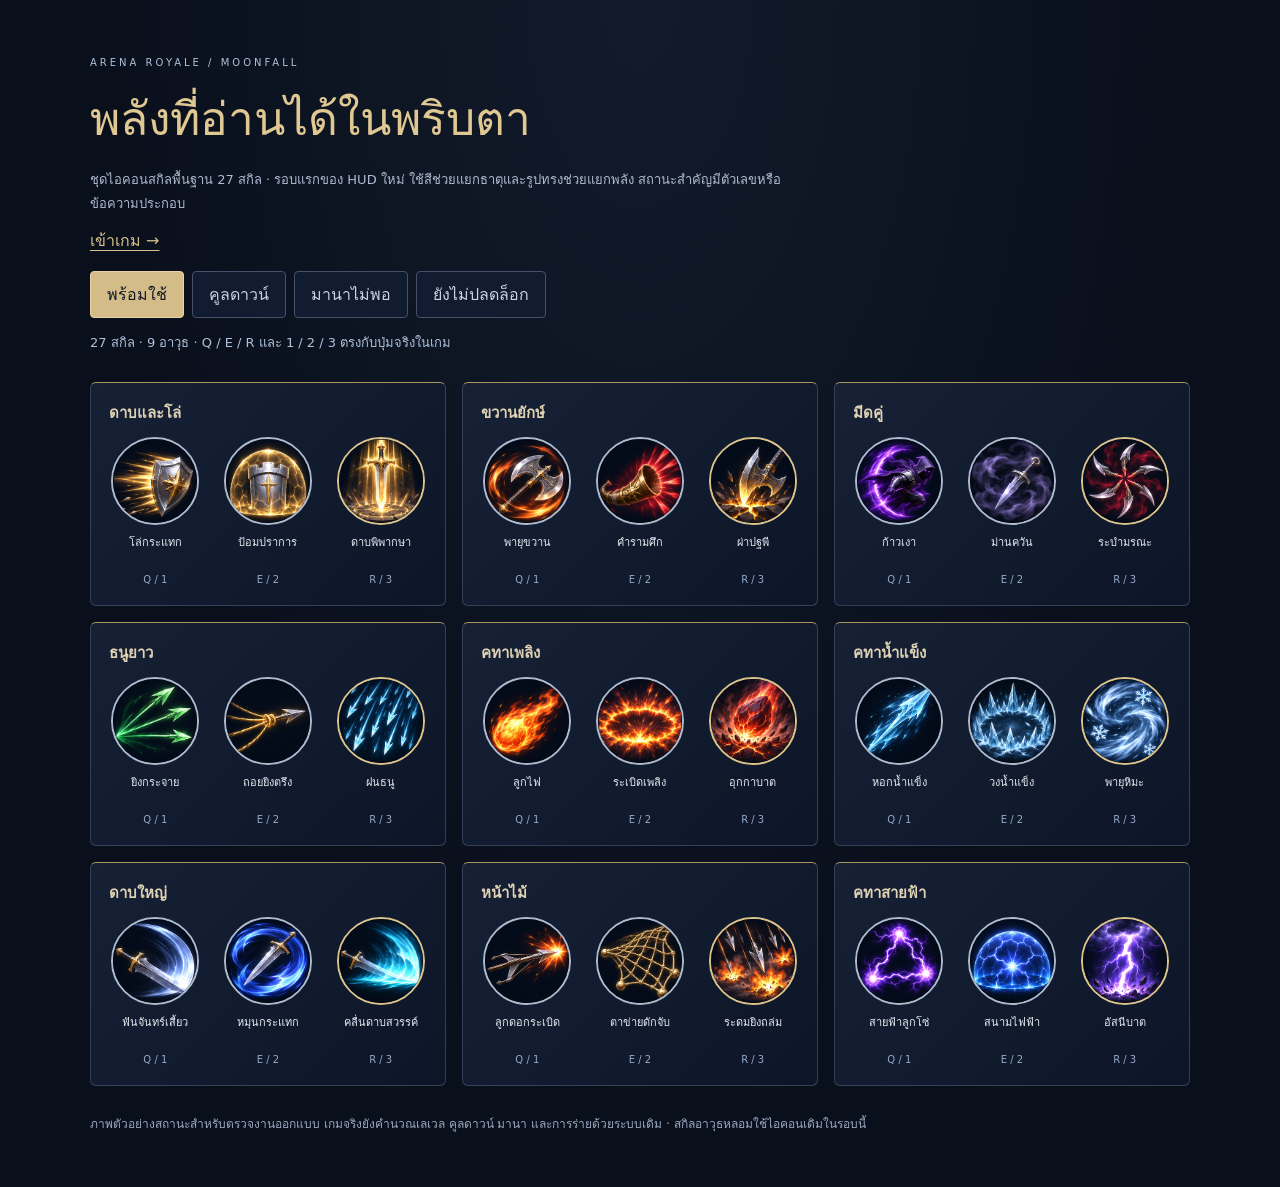
<file: moonfall-ui-preview.html>
<!doctype html>
<html lang="th">
<meta charset="utf-8">
<meta name="viewport" content="width=device-width,initial-scale=1">
<meta name="theme-color" content="#0b1120">
<title>Moonfall · ชุดไอคอนสกิล</title>
<style>
:root{color-scheme:dark;font-family:system-ui,sans-serif;background:#090f1b;color:#e5e9f1}
*{box-sizing:border-box}body{margin:0;padding:clamp(20px,4vw,56px);background:radial-gradient(ellipse at top,#26334b55,transparent 60%);min-height:100vh}
header{max-width:1100px;margin:auto auto 28px}small{font-size:10px;letter-spacing:3px;color:#adc1db}h1{font:clamp(28px,4vw,46px) Georgia,serif;color:#e0c893;margin:12px 0}p{color:#aebbd0;font-size:13px;line-height:1.8;max-width:740px}a{color:#d6c08e;text-underline-offset:4px}
.states{display:flex;gap:8px;flex-wrap:wrap;margin-top:18px}button{font:inherit;color:#c8d3e6;border:1px solid #43516b;background:#111c30;border-radius:4px;padding:10px 16px;min-height:44px;cursor:pointer}button[aria-pressed=true]{background:#d4bc88;color:#101725;border-color:#e8d3a6}button:focus-visible,a:focus-visible{outline:2px solid #b8dbff;outline-offset:4px}
main{max-width:1100px;margin:auto;display:grid;grid-template-columns:repeat(3,minmax(0,1fr));gap:16px}.weapon{border:1px solid #34405a;border-top-color:#ac9463;border-radius:6px;background:linear-gradient(135deg,#182339df,#0d1628)}h2{font-size:15px;color:#dfd1b3;margin:18px 18px 12px}.skills{display:grid;grid-template-columns:repeat(3,minmax(0,1fr));gap:8px;padding:0 12px 18px}.skill{text-align:center;min-width:0}.disc{position:relative;max-width:88px;width:100%;aspect-ratio:1;margin:auto;border:2px solid #aebbce;border-radius:50%;background:#0b1120;overflow:hidden}.skill:last-child .disc{border-color:#dcc38c}.art{width:100%;height:100%;background-image:url('assets/ui/moonfall-skills.png');background-size:600% 500%}.name{display:block;font-size:11px;line-height:1.55;margin-top:9px;min-height:34px}.key{font-size:10px;color:#94aaca}.overlay{display:none;position:absolute;inset:0;align-items:center;justify-content:center;font-size:23px;font-weight:700;text-shadow:0 2px 4px #000;background:#07101c99}
body[data-state=cooldown] .overlay{display:flex}body[data-state=mana] .overlay{display:flex;font-size:12px;color:#c4e4ff;background:#0a163588}body[data-state=locked] .art{filter:grayscale(.9);opacity:.5}body[data-state=locked] .overlay{display:flex;font-size:11px;background:#07101c44}#status{color:#adc1db}footer{max-width:1100px;margin:28px auto 0;font-size:12px;line-height:1.8;color:#9aa9c2}
@media(max-width:850px){main{grid-template-columns:repeat(2,minmax(0,1fr))}}@media(max-width:520px){main{grid-template-columns:1fr}.disc{max-width:100px}}
</style>
<body data-state="ready">
<header><small>ARENA ROYALE / MOONFALL</small><h1>พลังที่อ่านได้ในพริบตา</h1><p>ชุดไอคอนสกิลพื้นฐาน 27 สกิล · รอบแรกของ HUD ใหม่ ใช้สีช่วยแยกธาตุและรูปทรงช่วยแยกพลัง สถานะสำคัญมีตัวเลขหรือข้อความประกอบ</p><a href="index.html">เข้าเกม →</a><div class="states" aria-label="ตัวอย่างสถานะสกิล"><button data-state="ready" aria-pressed="true">พร้อมใช้</button><button data-state="cooldown" aria-pressed="false">คูลดาวน์</button><button data-state="mana" aria-pressed="false">มานาไม่พอ</button><button data-state="locked" aria-pressed="false">ยังไม่ปลดล็อก</button></div><p id="status" role="status">กำลังโหลดชุดไอคอน…</p></header>
<main id="gallery"></main>
<footer>ภาพตัวอย่างสถานะสำหรับตรวจงานออกแบบ เกมจริงยังคำนวณเลเวล คูลดาวน์ มานา และการร่ายด้วยระบบเดิม · สกิลอาวุธหลอมใช้ไอคอนเดิมในรอบนี้</footer>
<script>
const textFor={cooldown:'8',mana:'MP ต่ำ',locked:'ยังไม่ปลดล็อก',ready:''};
for(const button of document.querySelectorAll('button[data-state]'))button.onclick=()=>{
 document.body.dataset.state=button.dataset.state;
 for(const item of document.querySelectorAll('button[data-state]'))item.setAttribute('aria-pressed',String(item===button));
 for(const overlay of document.querySelectorAll('.overlay'))overlay.textContent=textFor[button.dataset.state];
};
fetch('assets/ui/skill-atlas.json').then(r=>{if(!r.ok)throw Error();return r.json();}).then(atlas=>{
 for(const [key,cells] of Object.entries(atlas.skills)){
  const card=document.createElement('section');card.className='weapon';const title=document.createElement('h2');title.textContent=atlas.weaponNames[key];card.append(title);
  const skills=document.createElement('div');skills.className='skills';
  cells.forEach((cell,i)=>{const skill=document.createElement('div');skill.className='skill';const disc=document.createElement('div');disc.className='disc';disc.setAttribute('role','img');disc.setAttribute('aria-label',atlas.skillNames[key][i]);
   const art=document.createElement('div');art.className='art';art.style.backgroundPosition=(cell%6/5*100)+'% '+(Math.floor(cell/6)/4*100)+'%';
   const overlay=document.createElement('div');overlay.className='overlay';overlay.setAttribute('aria-hidden','true');disc.append(art,overlay);
   const name=document.createElement('span');name.className='name';name.textContent=atlas.skillNames[key][i];const hotkey=document.createElement('span');hotkey.className='key';hotkey.textContent=['Q / 1','E / 2','R / 3'][i];skill.append(disc,name,hotkey);skills.append(skill);});card.append(skills);document.getElementById('gallery').append(card);
 }
 document.getElementById('status').textContent='27 สกิล · 9 อาวุธ · Q / E / R และ 1 / 2 / 3 ตรงกับปุ่มจริงในเกม';
}).catch(()=>{document.getElementById('status').textContent='ยังโหลดชุดไอคอนไม่สำเร็จ กรุณารีเฟรชอีกครั้ง';});
</script>
</body>
</html>
</file>
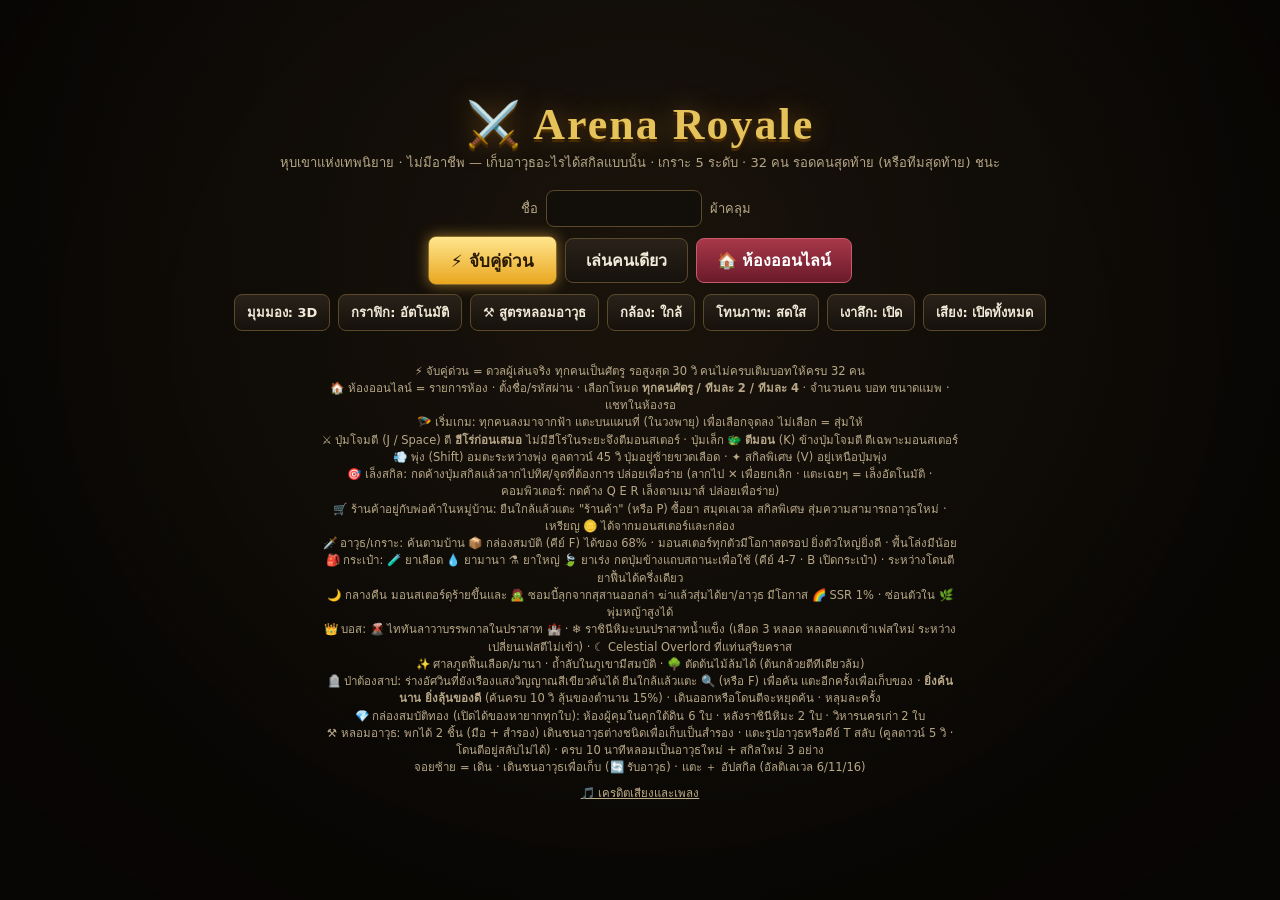
<file: src/shell.html>
<!doctype html>
<html lang="th">
<head>
<meta charset="utf-8">
<meta name="viewport" content="width=device-width,initial-scale=1,maximum-scale=1,user-scalable=no,viewport-fit=cover">
<meta name="theme-color" content="#0c0a08">
<title>Arena Royale</title>
<style>
:root{color-scheme:dark;--bg:#0c0a08;--panel:#1c1712;--line:#5a4a2a;--gold:#e6c25a;--ink:#f2ead8;--mute:#b8a888;--bad:#ff7a7a}
html,body{margin:0;height:100%;overflow:hidden;background:var(--bg);touch-action:none;user-select:none;-webkit-user-select:none;-webkit-touch-callout:none;font-family:system-ui,-apple-system,"Noto Sans Thai","Segoe UI",sans-serif;color:var(--ink)}
canvas{display:block}
#gl,#c{position:fixed;left:0;top:0}
#c{z-index:1}
#safe{position:fixed;left:0;top:0;width:0;height:0;padding-left:env(safe-area-inset-left,0px);padding-right:env(safe-area-inset-right,0px);padding-top:env(safe-area-inset-top,0px);padding-bottom:env(safe-area-inset-bottom,0px);visibility:hidden;pointer-events:none}
.ov{position:fixed;inset:0;display:flex;flex-direction:column;align-items:center;justify-content:center;justify-content:safe center;background:radial-gradient(ellipse at 50% 30%,rgba(40,30,16,.5),rgba(8,6,4,.86) 75%);z-index:5;text-align:center;padding:max(10px,env(safe-area-inset-top,0px)) max(16px,env(safe-area-inset-right,0px)) max(10px,env(safe-area-inset-bottom,0px)) max(16px,env(safe-area-inset-left,0px));box-sizing:border-box;overflow:auto;touch-action:auto}
.hidden{display:none!important}
h1{margin:0;font-size:clamp(24px,6.5vh,44px);letter-spacing:2px;color:var(--gold);text-shadow:0 3px 0 #4a2a00,0 0 26px rgba(255,170,60,.35);font-family:Georgia,"Times New Roman",serif}
.sub{color:var(--mute);margin:2px 0 8px;font-size:13px}
.codex{display:grid;grid-template-columns:repeat(9,minmax(0,1fr));gap:5px;max-width:1120px;width:100%}
@media (max-width:900px){.codex{grid-template-columns:repeat(5,minmax(0,1fr))}}
.wcard{padding:6px 6px 7px;border-radius:10px;background:linear-gradient(#251e16,#15110c);border:1px solid var(--line);min-width:0}
.wcard .ic{font-size:24px;line-height:1.1}
.wcard b{display:block;margin:1px 0;font-size:14px;color:#ffe9a8}
.wcard small{color:var(--mute);font-size:11px;line-height:1.35;display:block}
.wcard .sks{margin-top:3px;font-size:14px;letter-spacing:2px}
#fuseOv{z-index:7;justify-content:flex-start;overflow-y:auto;touch-action:pan-y;background:radial-gradient(ellipse at 50% 0%,#2a1e10,#0c0a08 70%)}
.fsub{max-width:900px;line-height:1.5}
.fgrid{display:grid;grid-template-columns:repeat(4,minmax(0,1fr));gap:7px;max-width:1120px;width:100%;padding-bottom:12px}
@media (max-width:900px){.fgrid{grid-template-columns:repeat(3,minmax(0,1fr))}}
@media (max-width:560px){.fgrid{grid-template-columns:repeat(2,minmax(0,1fr))}}
.fcard{padding:7px 8px 8px;border-radius:10px;background:linear-gradient(#2a2014,#141009);border:1px solid var(--line);text-align:left;min-width:0;box-shadow:inset 0 0 0 1px rgba(255,255,255,.03)}
.fcard .fh2{display:flex;align-items:center;gap:7px}.fcard .ic{font-size:26px;line-height:1}
.fcard b{font-size:14px;color:#ffe9a8;display:block}.fcard .rc{font-size:11.5px;color:#d8c8a0;margin-top:1px}
.fcard small{display:block;color:var(--mute);font-size:11px;line-height:1.4;margin-top:4px}
.fcard .sks{margin-top:5px;display:flex;flex-direction:column;gap:2px;font-size:11.5px;color:#e8dcc0}
.go.fz{border-color:#c89a3a;color:#ffe2a0}
#credOv{z-index:7;justify-content:flex-start;overflow-y:auto;touch-action:pan-y;background:radial-gradient(ellipse at 50% 0%,#1e2418,#0b0c09 70%)}
.cred{max-width:760px;width:100%;text-align:left;font-size:12.5px;line-height:1.55;color:#e8dcc0;padding-bottom:14px}
.cred h4{margin:10px 0 4px;color:#ffe9a8;font-size:13.5px}.cred div{padding:3px 0;border-bottom:1px solid rgba(255,255,255,.06)}
.cred small{color:var(--mute)}.cred a{color:#9fd8ff;word-break:break-all}
.credlink{background:none;border:0;color:#bfae88;font-size:11.5px;text-decoration:underline;cursor:pointer;margin-top:6px}
.looks{display:flex;gap:6px;align-items:center}
.look{width:26px;height:26px;border-radius:50%;border:2px solid rgba(255,255,255,.25);cursor:pointer;padding:0;box-shadow:inset 0 -4px 6px rgba(0,0,0,.35)}
.look.sel{border-color:var(--gold);box-shadow:0 0 10px rgba(230,194,90,.6),inset 0 -4px 6px rgba(0,0,0,.35);transform:scale(1.12)}
.row{display:flex;gap:8px;flex-wrap:wrap;justify-content:center;align-items:center;margin-top:9px}
button{font-family:inherit;cursor:pointer}
.go{font-size:16px;padding:9px 20px;border-radius:8px;border:1px solid #8a6a2a;background:linear-gradient(#f0cf6a,#c0912a);color:#2a1a00;font-weight:700}
.go.alt{background:linear-gradient(#a8384a,#6a1a2a);color:#fff;border-color:#c85a6a}
.go.ghost{background:linear-gradient(#2a221a,#16110c);color:var(--ink);border:1px solid var(--line)}
.go.small{font-size:13px;padding:7px 12px}
.go.qm{font-size:17px;padding:10px 22px;background:linear-gradient(#ffe68e,#e9a61f);box-shadow:0 0 14px rgba(255,196,70,.5);animation:qmp 2.2s ease-in-out infinite}
@keyframes qmp{50%{box-shadow:0 0 26px rgba(255,214,96,.9)}}
@media (prefers-reduced-motion:reduce){.go.qm{animation:none}}
@media (max-height:440px){h1{font-size:26px}.sub{margin:0 0 4px;font-size:12px}.wcard small{display:none}.wcard{padding:4px 4px 5px}.row{margin-top:6px}.tip{margin-top:4px;font-size:10.5px}.go{padding:8px 16px}.go.qm{padding:9px 18px}}
.go:disabled{opacity:.4}
.go:active{transform:scale(.97)}
input{font-family:inherit;font-size:16px;padding:8px 12px;border-radius:8px;border:1px solid var(--line);background:#120e0a;color:var(--ink);width:130px;text-align:center}
input:focus-visible,button:focus-visible{outline:2px solid var(--gold);outline-offset:2px}
#inviteLink{width:min(360px,60vw);font-size:12px;text-align:left}
.tip{margin-top:8px;font-size:11.5px;color:var(--mute);max-width:640px;line-height:1.5}
.msg{min-height:18px;margin-top:6px;font-size:13px;color:var(--bad)}
.big{font-size:clamp(28px,8vh,52px);margin:0;color:var(--gold);font-family:Georgia,serif}
.roomcode{font-size:clamp(34px,10vh,64px);letter-spacing:8px;font-weight:800;color:var(--gold);margin:4px 0}
.plist{display:flex;gap:8px;flex-wrap:wrap;justify-content:center;margin:8px 0;max-width:640px}
.pl{background:var(--panel);border:1px solid var(--line);border-radius:8px;padding:6px 10px;font-size:14px;display:flex;align-items:center;gap:6px}
.dot{width:12px;height:12px;border-radius:50%;display:inline-block;border:1px solid rgba(255,255,255,.35)}
.stats{margin:8px 0;font-size:16px;line-height:1.7}
.rtitle,.ltitle{font-size:clamp(20px,5vh,30px);font-weight:800;color:var(--gold);font-family:Georgia,serif;margin:2px 0 6px}
.ltitle:empty{display:none}
.rtop{display:flex;align-items:center;justify-content:space-between;width:100%;max-width:980px;gap:8px}.rtop .rtitle{margin:0 0 6px}.rsp{width:72px}
.rwrap,.lwrap{display:flex;gap:12px;width:100%;max-width:980px;align-items:stretch;justify-content:center;flex-wrap:wrap}
.rcol{background:rgba(20,16,12,.82);border:1px solid var(--line);border-radius:12px;padding:10px;box-sizing:border-box;min-width:0}
.rlistcol{flex:1 1 340px;display:flex;flex-direction:column}
.rform{flex:0 1 260px;display:flex;flex-direction:column;gap:7px;text-align:left}
.rform input{width:100%;box-sizing:border-box;text-align:left;font-size:15px}
.fh{font-size:13px;font-weight:700;color:#ffe9a8}
.frow{display:flex;gap:6px}.frow input{flex:1 1 0;min-width:0}
#code{text-transform:uppercase;letter-spacing:3px}#code::placeholder{letter-spacing:0;text-transform:none}
.chk{font-size:13px;color:var(--mute);display:flex;align-items:center;gap:6px}.chk input{width:auto}
.rhead{display:flex;justify-content:space-between;align-items:center;gap:8px;margin-bottom:6px}
.rlist{display:flex;flex-direction:column;gap:6px;overflow:auto;max-height:max(140px,calc(100vh - 230px));text-align:left;flex:1}
.room{display:flex;align-items:center;gap:10px;background:linear-gradient(#251e16,#17120d);border:1px solid #4a3c22;border-radius:9px;padding:7px 9px;min-width:0}
.room .ri{flex:1;min-width:0}
.room b{display:block;color:#ffe9a8;font-size:15px;white-space:nowrap;overflow:hidden;text-overflow:ellipsis}
.room small{color:var(--mute);font-size:11.5px;display:block;line-height:1.4}
.room .pw{width:96px;font-size:14px;padding:6px 8px}
.chip{display:inline-block;font-size:11px;padding:1px 7px;border-radius:9px;margin-left:4px;vertical-align:1px;font-weight:600}
.chip.l{background:#1f4a2a;color:#a8f0b8}.chip.p{background:#5a2a1a;color:#ffc0a0}.chip.f{background:#3a3a3a;color:#ddd}
.empty{color:var(--mute);font-size:13px;padding:18px 6px;text-align:center;line-height:1.6}
.lcol{flex:1 1 330px;min-width:0;display:flex;flex-direction:column;align-items:center}
.cfg{display:flex;gap:8px;flex-wrap:wrap;justify-content:center;margin:4px 0}
.cfg label{display:flex;flex-direction:column;gap:3px;font-size:11.5px;color:var(--mute);text-align:left}
select{font-family:inherit;font-size:14px;padding:6px 8px;border-radius:8px;border:1px solid var(--line);background:#120e0a;color:var(--ink)}
.pl .kick{background:none;border:0;color:#ff9a9a;font-size:13px;padding:0 0 0 4px;cursor:pointer}
#lobbyList{max-height:max(110px,calc(100vh - 300px));overflow:auto}
.teams{display:flex;flex-wrap:wrap;gap:6px;justify-content:center;max-width:560px}
.team{background:rgba(20,16,12,.8);border:1px solid #4a3c22;border-radius:9px;padding:5px 7px;min-width:118px;text-align:left}
.team.me{border-color:#4aa8ff;box-shadow:0 0 0 1px #4aa8ff inset}
.team h4{margin:0 0 3px;font-size:12px;color:#ffe9a8;display:flex;justify-content:space-between;align-items:center;gap:6px}
.team .pl{margin:2px 0;font-size:13px}.team .slot{color:#6a6050;font-size:12px;margin:2px 0}
.team button{font-size:11px;padding:2px 7px;border-radius:7px;border:1px solid #6a5a3a;background:#2a2116;color:#ffe9a8;cursor:pointer}
.chat{flex:0 1 280px;min-width:0;display:flex;flex-direction:column;background:rgba(20,16,12,.82);border:1px solid var(--line);border-radius:12px;padding:8px;box-sizing:border-box;max-height:max(150px,calc(100vh - 150px));min-height:150px}
.clog{flex:1;overflow:auto;text-align:left;font-size:13px;line-height:1.45;display:flex;flex-direction:column;gap:2px;padding-right:4px;user-select:text;-webkit-user-select:text}
.clog .sy{color:#9fb6b8;font-style:italic;font-size:12px}
.clog .nm{font-weight:700;margin-right:4px}
.clog .tx{overflow-wrap:anywhere}
.cin{display:flex;gap:6px;margin-top:6px}.cin input{flex:1;min-width:0;text-align:left;font-size:15px;width:auto}
@media (max-height:440px){.rtitle,.ltitle{font-size:20px;margin:0 0 4px}.roomcode{font-size:30px;letter-spacing:6px;margin:0}.rform{gap:5px}.rform input{padding:6px 10px}.chat{max-height:calc(100vh - 110px)}}
#loading{z-index:9;background:rgba(8,6,4,.92)}
.spin{width:46px;height:46px;border-radius:50%;border:4px solid rgba(230,194,90,.25);border-top-color:var(--gold);animation:sp 1s linear infinite}
@keyframes sp{to{transform:rotate(360deg)}}
body.moody #gl{filter:saturate(.66) contrast(1.08)}
body:not(.moody) #gl{filter:saturate(1.16) contrast(1.03)}
body.moody #vig{background:radial-gradient(ellipse at 50% 46%,rgba(0,0,0,0) 38%,rgba(4,4,8,.5) 78%,rgba(0,0,0,.82) 100%)}
#vig{position:fixed;inset:0;pointer-events:none;z-index:1;background:radial-gradient(ellipse at 50% 46%,rgba(0,0,0,0) 52%,rgba(8,6,14,.34) 82%,rgba(4,3,8,.62) 100%)}
</style>
</head>
<body>
<div id="safe"></div>
<canvas id="gl"></canvas><div id="vig"></div>
<canvas id="c"></canvas>
<div id="menu" class="ov">
  <h1>⚔️ Arena Royale</h1>
  <div class="sub">หุบเขาแห่งเทพนิยาย · ไม่มีอาชีพ — เก็บอาวุธอะไรได้สกิลแบบนั้น · เกราะ 5 ระดับ · 32 คน รอดคนสุดท้าย (หรือทีมสุดท้าย) ชนะ</div>
  <div class="codex" id="codex"></div>
  <div class="row">
    <label for="pname" class="sub" style="margin:0">ชื่อ</label><input id="pname" maxlength="12" autocomplete="off">
    <span class="sub" style="margin:0">ผ้าคลุม</span><div class="looks" id="looks"></div>
  </div>
  <div class="row">
    <button class="go qm" id="qmBtn">⚡ จับคู่ด่วน</button>
    <button class="go ghost" id="soloBtn">เล่นคนเดียว</button>
    <button class="go alt" id="roomsBtn">🏠 ห้องออนไลน์</button>
  </div>
  <div class="row">
    <button class="go ghost small" id="viewBtn">มุมมอง: 3D</button>
    <button class="go ghost small" id="qBtn">กราฟิก: อัตโนมัติ</button>
    <button class="go ghost small fz" id="fuseBtn">⚒️ สูตรหลอมอาวุธ</button>
    <button class="go ghost small" id="camBtn">กล้อง: ใกล้</button>
    <button class="go ghost small" id="toneBtn">โทนภาพ: สดใส</button>
    <button class="go ghost small" id="aoBtn">เงาลึก: เปิด</button>
    <button class="go ghost small" id="sndBtn">เสียง: เปิดทั้งหมด</button>
  </div>
  <div class="msg" id="menuMsg"></div>
  <div class="tip">⚡ จับคู่ด่วน = ดวลผู้เล่นจริง ทุกคนเป็นศัตรู รอสูงสุด 30 วิ คนไม่ครบเติมบอทให้ครบ 32 คน<br>🏠 ห้องออนไลน์ = รายการห้อง · ตั้งชื่อ/รหัสผ่าน · เลือกโหมด <b>ทุกคนศัตรู / ทีมละ 2 / ทีมละ 4</b> · จำนวนคน บอท ขนาดแมพ · แชทในห้องรอ<br>🪂 เริ่มเกม: ทุกคนลงมาจากฟ้า แตะบนแผนที่ (ในวงพายุ) เพื่อเลือกจุดลง ไม่เลือก = สุ่มให้<br>⚔️ ปุ่มโจมตี (J / Space) ตี <b>ฮีโร่ก่อนเสมอ</b> ไม่มีฮีโร่ในระยะจึงตีมอนสเตอร์ · ปุ่มเล็ก 🐲 <b>ตีมอน</b> (K) ข้างปุ่มโจมตี ตีเฉพาะมอนสเตอร์<br>💨 พุ่ง (Shift) อมตะระหว่างพุ่ง คูลดาวน์ 45 วิ ปุ่มอยู่ซ้ายขวดเลือด · ✦ สกิลพิเศษ (V) อยู่เหนือปุ่มพุ่ง<br>🎯 เล็งสกิล: กดค้างปุ่มสกิลแล้วลากไปทิศ/จุดที่ต้องการ ปล่อยเพื่อร่าย (ลากไป ✕ เพื่อยกเลิก · แตะเฉยๆ = เล็งอัตโนมัติ · คอมพิวเตอร์: กดค้าง Q E R เล็งตามเมาส์ ปล่อยเพื่อร่าย)<br>🛒 ร้านค้าอยู่กับพ่อค้าในหมู่บ้าน: ยืนใกล้แล้วแตะ "ร้านค้า" (หรือ P) ซื้อยา สมุดเลเวล สกิลพิเศษ สุ่มความสามารถอาวุธใหม่ · เหรียญ 🪙 ได้จากมอนสเตอร์และกล่อง<br>🗡️ อาวุธ/เกราะ: ค้นตามบ้าน 📦 กล่องสมบัติ (คีย์ F) ได้ของ 68% · มอนสเตอร์ทุกตัวมีโอกาสดรอป ยิ่งตัวใหญ่ยิ่งดี · พื้นโล่งมีน้อย<br>🎒 กระเป๋า: 🧪 ยาเลือด 💧 ยามานา ⚗️ ยาใหญ่ 🍃 ยาเร่ง กดปุ่มข้างแถบสถานะเพื่อใช้ (คีย์ 4-7 · B เปิดกระเป๋า) · ระหว่างโดนตียาฟื้นได้ครึ่งเดียว<br>🌙 กลางคืน มอนสเตอร์ดุร้ายขึ้นและ 🧟 ซอมบี้ลุกจากสุสานออกล่า ฆ่าแล้วสุ่มได้ยา/อาวุธ มีโอกาส 🌈 SSR 1% · ซ่อนตัวใน 🌿 พุ่มหญ้าสูงได้<br>👑 บอส: 🌋 ไททันลาวาบรรพกาลในปราสาท 🏰 · ❄ ราชินีหิมะบนปราสาทน้ำแข็ง (เลือด 3 หลอด หลอดแตกเข้าเฟสใหม่ ระหว่างเปลี่ยนเฟสตีไม่เข้า) · ☾ Celestial Overlord ที่แท่นสุริยคราส<br>✨ ศาลภูตฟื้นเลือด/มานา · ถ้ำลับในภูเขามีสมบัติ · 🌳 ตัดต้นไม้ล้มได้ (ต้นกล้วยตีทีเดียวล้ม)<br>🪦 ป่าต้องสาป: ร่างอัศวินที่ยังเรืองแสงวิญญาณสีเขียวค้นได้ ยืนใกล้แล้วแตะ 🔍 (หรือ F) เพื่อค้น แตะอีกครั้งเพื่อเก็บของ · <b>ยิ่งค้นนาน ยิ่งลุ้นของดี</b> (ค้นครบ 10 วิ ลุ้นของตำนาน 15%) · เดินออกหรือโดนตีจะหยุดค้น · หลุมละครั้ง<br>💎 กล่องสมบัติทอง (เปิดได้ของหายากทุกใบ): ห้องผู้คุมในคุกใต้ดิน 6 ใบ · หลังราชินีหิมะ 2 ใบ · วิหารนครเก่า 2 ใบ<br>⚒️ หลอมอาวุธ: พกได้ 2 ชิ้น (มือ + สำรอง) เดินชนอาวุธต่างชนิดเพื่อเก็บเป็นสำรอง · แตะรูปอาวุธหรือคีย์ T สลับ (คูลดาวน์ 5 วิ · โดนตีอยู่สลับไม่ได้) · ครบ 10 นาทีหลอมเป็นอาวุธใหม่ + สกิลใหม่ 3 อย่าง
<br>จอยซ้าย = เดิน · เดินชนอาวุธเพื่อเก็บ (🔄 รับอาวุธ) · แตะ ＋ อัปสกิล (อัลติเลเวล 6/11/16)</div>
  <button class="credlink" id="credBtn">🎵 เครดิตเสียงและเพลง</button>
</div>
<div id="credOv" class="ov hidden">
  <div class="rtop"><button class="go ghost small" id="credBack">← กลับ</button><div class="rtitle">🎵 เครดิตเสียงและเพลง</div><span class="rsp"></span></div>
  <div class="sub fsub">เสียงทั้งหมดเป็นผลงานเปิด (CC0 / CC BY) ตัดต่อ ปรับระดับเสียง และแปลงเป็น MP3 สำหรับเกมนี้</div>
  <div class="cred" id="credList"></div>
</div>
<div id="fuseOv" class="ov hidden">
  <div class="rtop"><button class="go ghost small" id="fuseBack">← กลับ</button><div class="rtitle">⚒️ สูตรหลอมอาวุธ</div><span class="rsp"></span></div>
  <div class="sub fsub">พกอาวุธ 2 ชนิด (ในมือ + สำรอง) · ครบ <b>10:00</b> จะหลอมรวมเป็นอาวุธใหม่ พร้อมสกิลใหม่ 3 อย่าง · ได้ระดับของชิ้นที่ดีกว่า ถ้าระดับเท่ากันตั้งแต่มหากาพย์ขึ้นไปจะได้สูงขึ้น 1 ขั้น · ธาตุ 🔥 เผาไหม้ ❄️ ทำช้า ⚡ สายฟ้ากระโดด</div>
  <div class="fgrid" id="fuseGrid"></div>
</div>
<div id="rooms" class="ov hidden">
  <div class="rtop"><button class="go ghost small" id="roomsBack">← เมนู</button><div class="rtitle">🏠 ห้องออนไลน์</div><span class="rsp"></span></div>
  <div class="msg" id="roomsMsg" style="margin:0 0 4px;min-height:0"></div>
  <div class="rwrap">
    <section class="rcol rlistcol">
      <div class="rhead"><span id="roomsNote" class="sub" style="margin:0">กำลังโหลดรายการห้อง…</span><button class="go ghost small" id="roomsRefresh">↻ รีเฟรช</button></div>
      <div class="rlist" id="roomList"></div>
    </section>
    <section class="rcol rform">
      <div class="fh">＋ สร้างห้องใหม่</div>
      <input id="rname" maxlength="20" placeholder="ชื่อห้อง" autocomplete="off" aria-label="ชื่อห้อง">
      <input id="rpw" maxlength="12" placeholder="รหัสผ่าน (เว้นว่าง = ไม่ล็อก)" autocomplete="off" aria-label="รหัสผ่านห้อง">
      <label class="chk"><input type="checkbox" id="rpub" checked> แสดงในรายการห้อง</label>
      <button class="go alt" id="hostBtn">สร้างห้อง</button>
      <div class="fh" style="margin-top:6px">🔑 เข้าด้วยรหัสห้อง</div>
      <div class="frow"><input id="code" maxlength="5" placeholder="รหัส 5 ตัว" autocomplete="off" aria-label="รหัสห้อง"><input id="codePw" maxlength="12" placeholder="รหัสผ่าน" autocomplete="off" aria-label="รหัสผ่าน"></div>
      <button class="go ghost" id="joinBtn">เข้าห้อง</button>
    </section>
  </div>
</div>
<div id="lobby" class="ov hidden">
  <div class="sub" style="margin:0" id="lobbyHow">ส่งรหัสห้องให้เพื่อน</div>
  <div class="ltitle" id="lobbyTitle"></div>
  <div class="spin hidden" id="lobbySpin" style="margin:14px auto 6px"></div>
  <div class="roomcode" id="lobbyCode">-----</div>
  <div class="row hidden" id="inviteRow"><input id="inviteLink" readonly aria-label="ลิงก์เชิญ"><button class="go ghost small" id="copyLink">คัดลอกลิงก์</button></div>
  <div class="lwrap">
    <section class="lcol">
      <div class="plist" id="lobbyList"></div>
      <div class="cfg hidden" id="cfgBox">
        <label>โหมด<select id="cfgMode"><option value="1">ทุกคนเป็นศัตรู</option><option value="2">ทีมละ 2 คน</option><option value="4">ทีมละ 4 คน</option></select></label>
        <label>คนจริงสูงสุด<select id="cfgMax"><option value="2">2 คน</option><option value="4">4 คน</option><option value="8">8 คน</option><option value="16">16 คน</option><option value="32">32 คน</option></select></label>
        <label>บอทเติมให้ครบ<select id="cfgFill"><option value="0">ไม่มีบอท</option><option value="8">8 คน</option><option value="16">16 คน</option><option value="24">24 คน</option><option value="32">32 คน</option></select></label>
        <label>ขนาดแมพ<select id="cfgSize"><option value="A">อัตโนมัติ</option><option value="S">เล็ก</option><option value="M">กลาง</option><option value="L">ใหญ่</option></select></label>
      </div>
      <div class="sub" id="lobbyNote"></div>
      <div class="row"><button class="go" id="lobbyStart">เริ่มเกม</button><button class="go ghost" id="lobbyLeave">ออกจากห้อง</button></div>
      <div class="msg" id="lobbyMsg"></div>
    </section>
    <section class="chat hidden" id="chatBox" aria-label="แชทในห้อง">
      <div class="clog" id="chatLog" aria-live="polite"></div>
      <form class="cin" id="chatForm"><input id="chatIn" maxlength="80" placeholder="พิมพ์ข้อความ…" autocomplete="off" aria-label="ข้อความแชท"><button class="go small" type="submit">ส่ง</button></form>
    </section>
  </div>
</div>
<div id="loading" class="ov hidden"><div class="spin"></div><div class="sub" style="font-size:15px;margin-top:12px">กำลังสร้างหุบเขาแห่งเทพนิยาย…</div></div>
<div id="end" class="ov hidden">
  <p class="big" id="endTitle"></p>
  <div class="stats" id="endStats"></div>
  <div class="row"><button class="go ghost" id="watchBtn">ดูต่อ</button><button class="go" id="againBtn">กลับเมนู</button><button class="go ghost hidden" id="endMenu">เมนู</button></div>
</div>
<!--LIBS-->
<!--TURN-->
<script>
/*GAME*/
</script>
</body>
</html>
</file>
